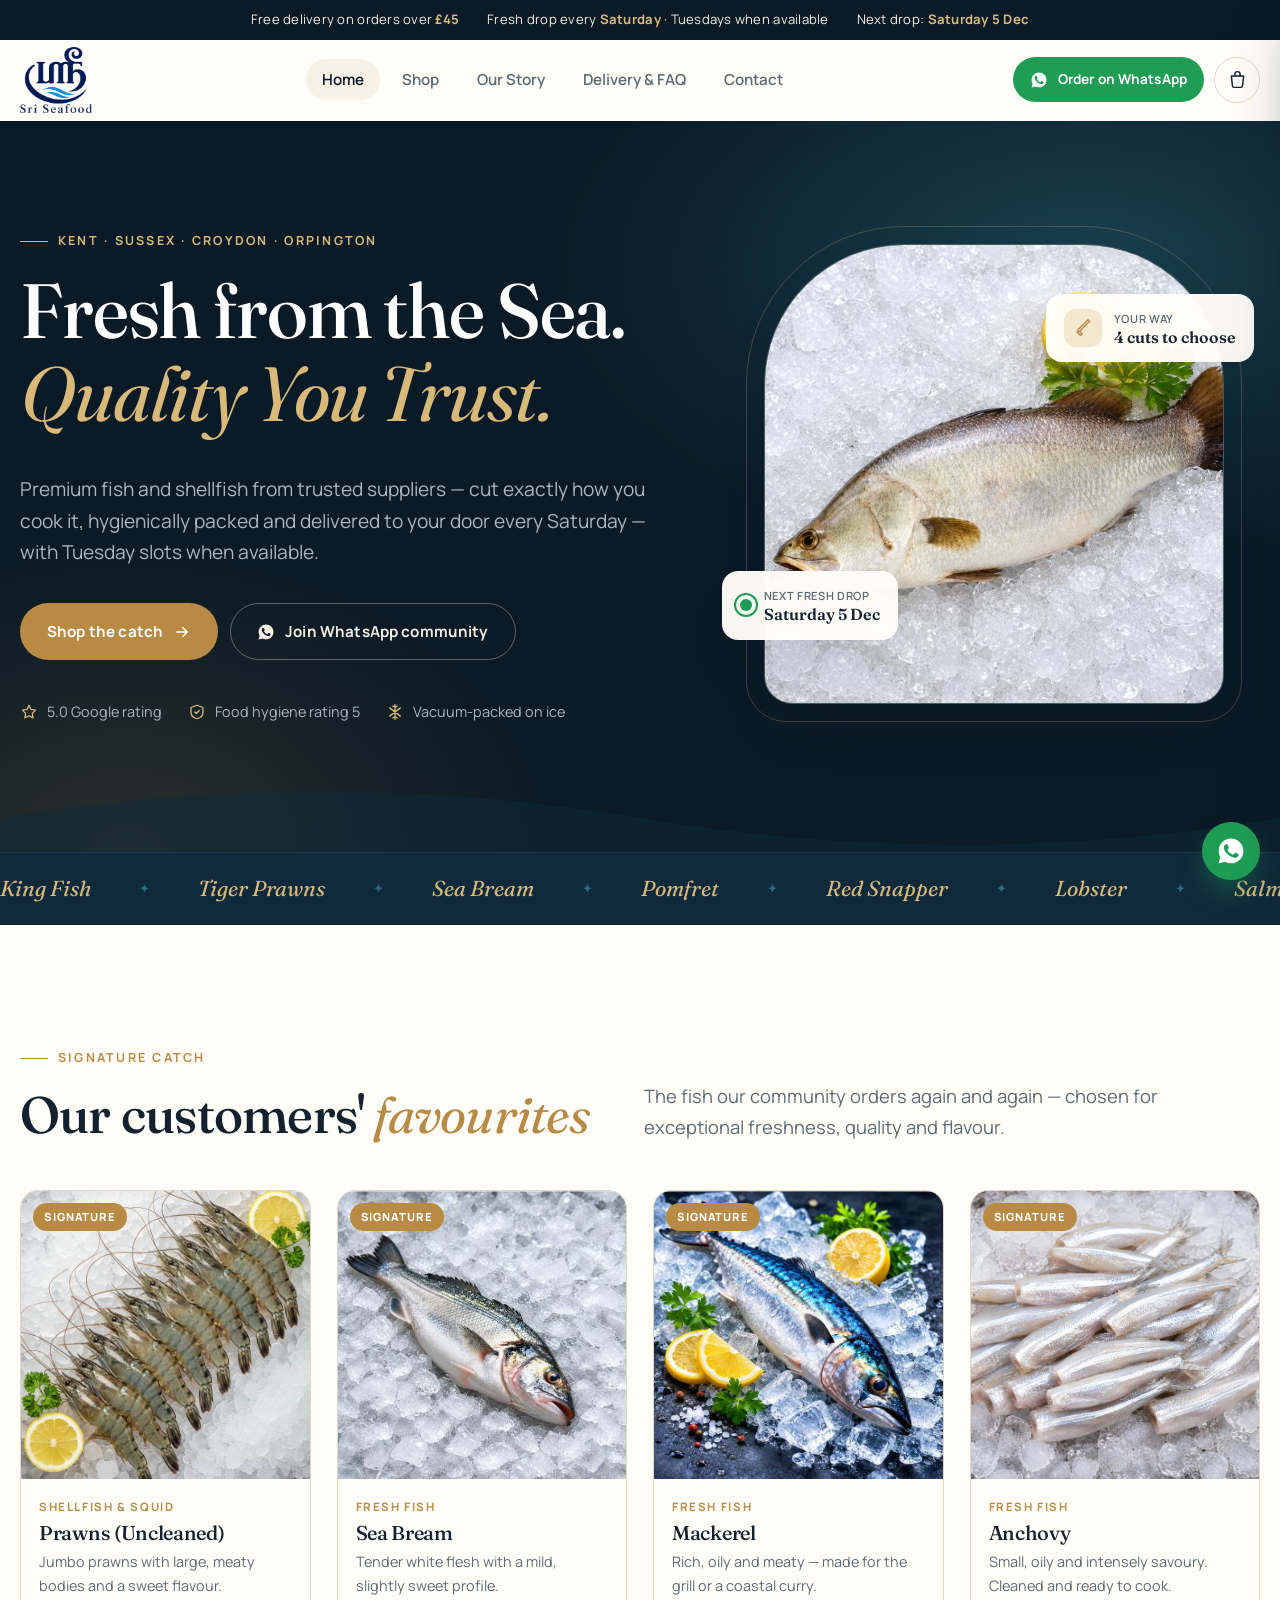
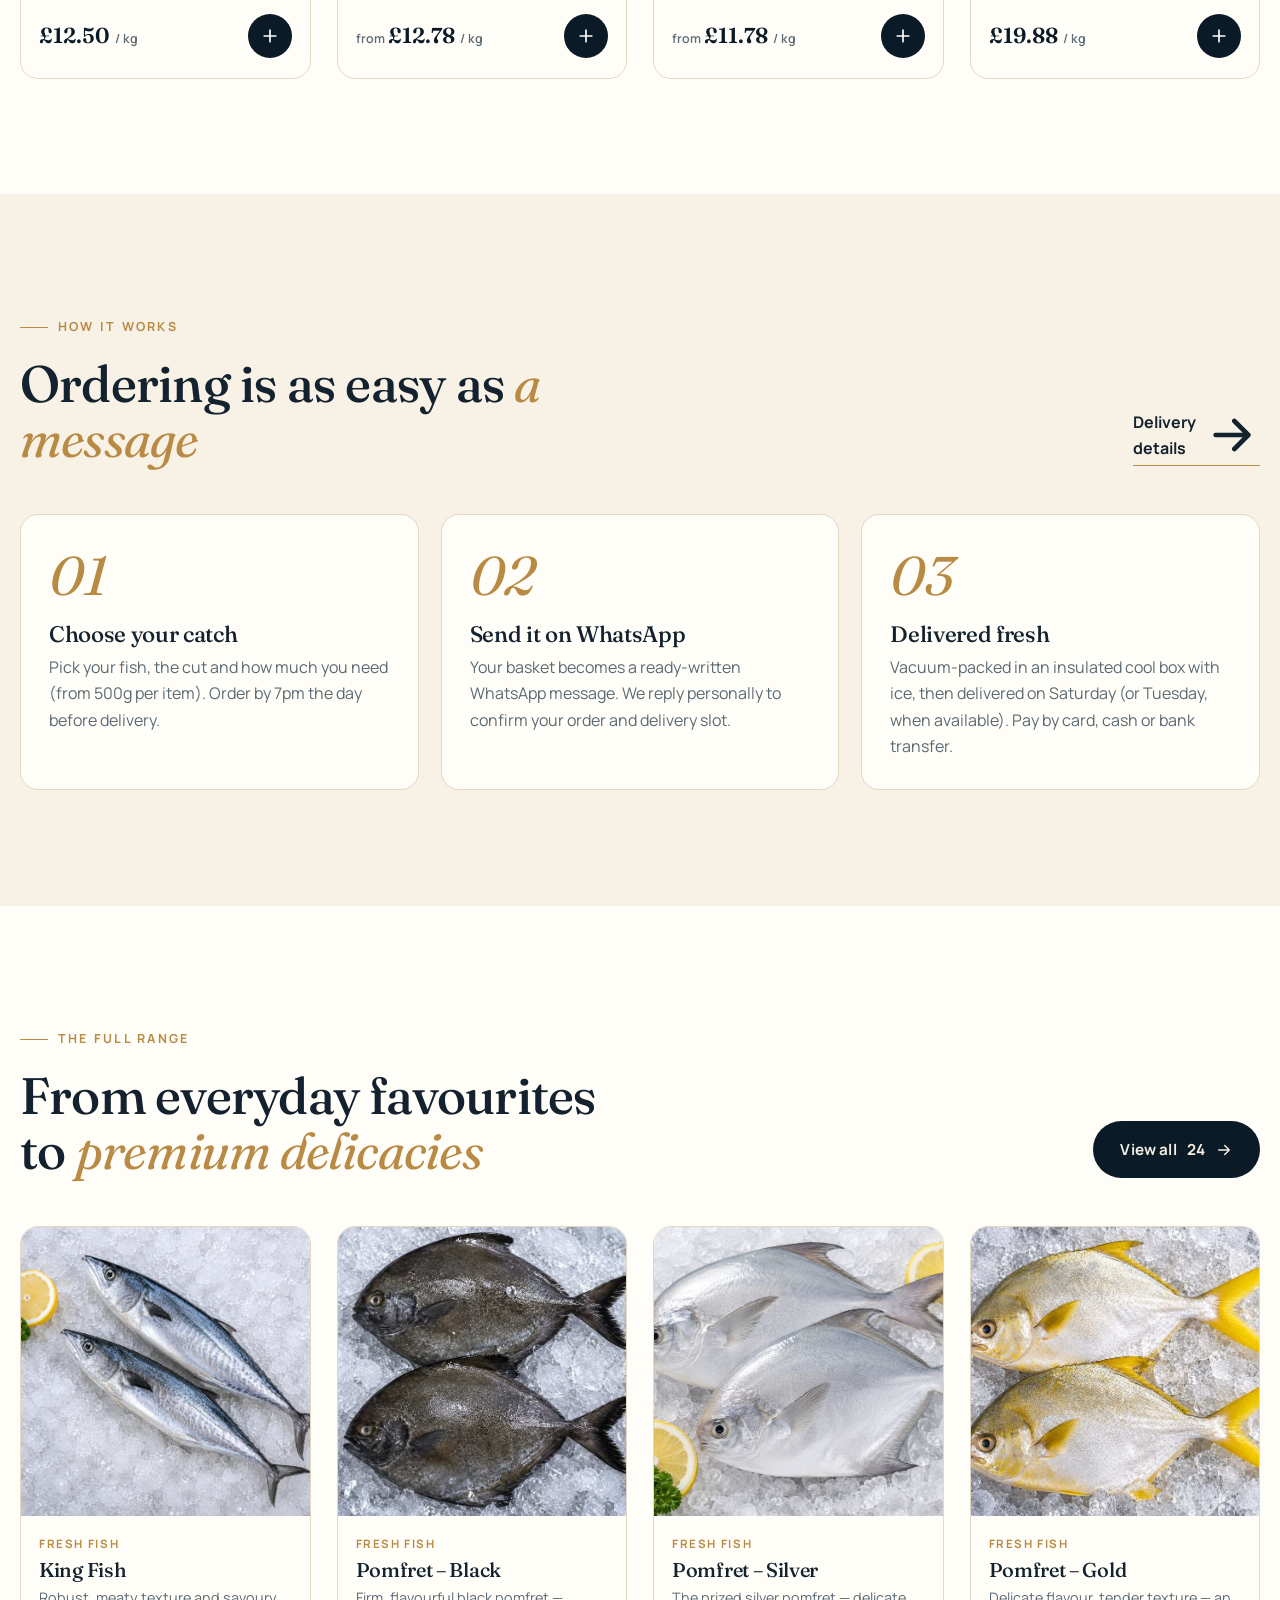
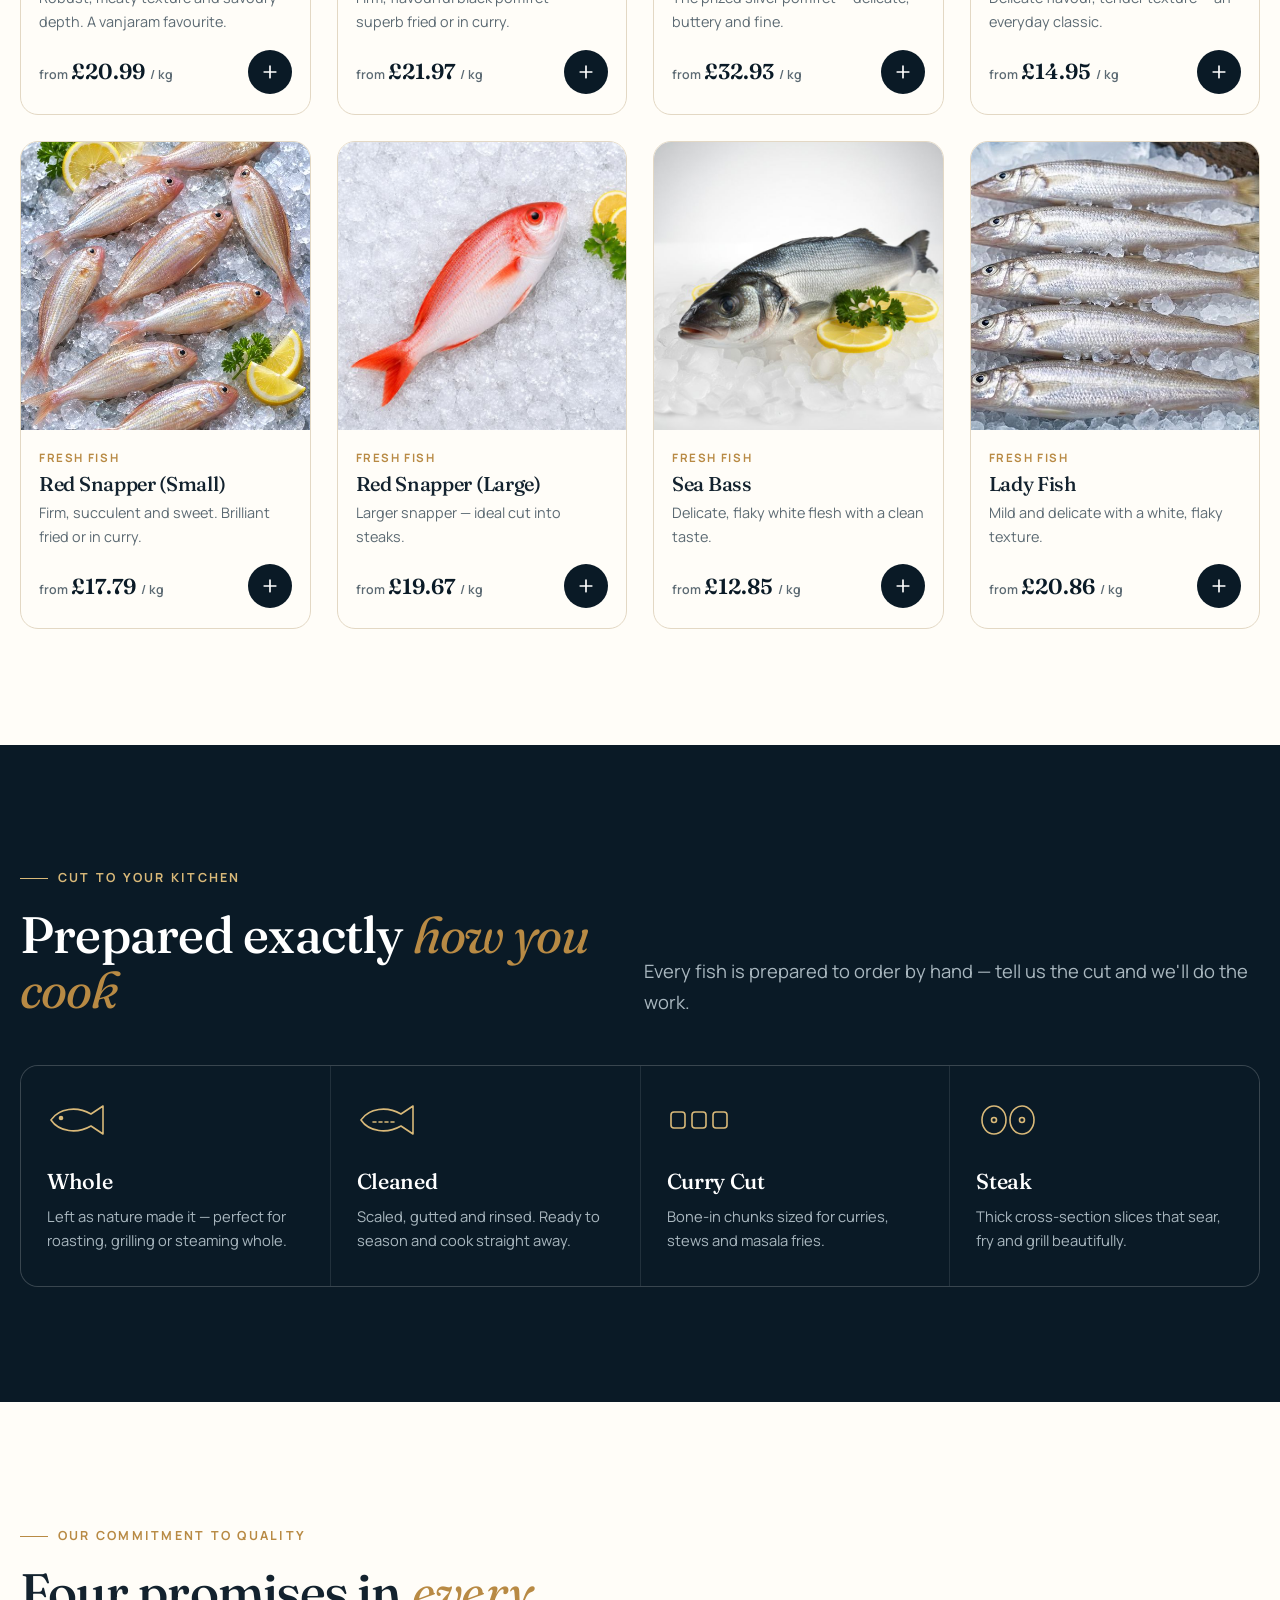
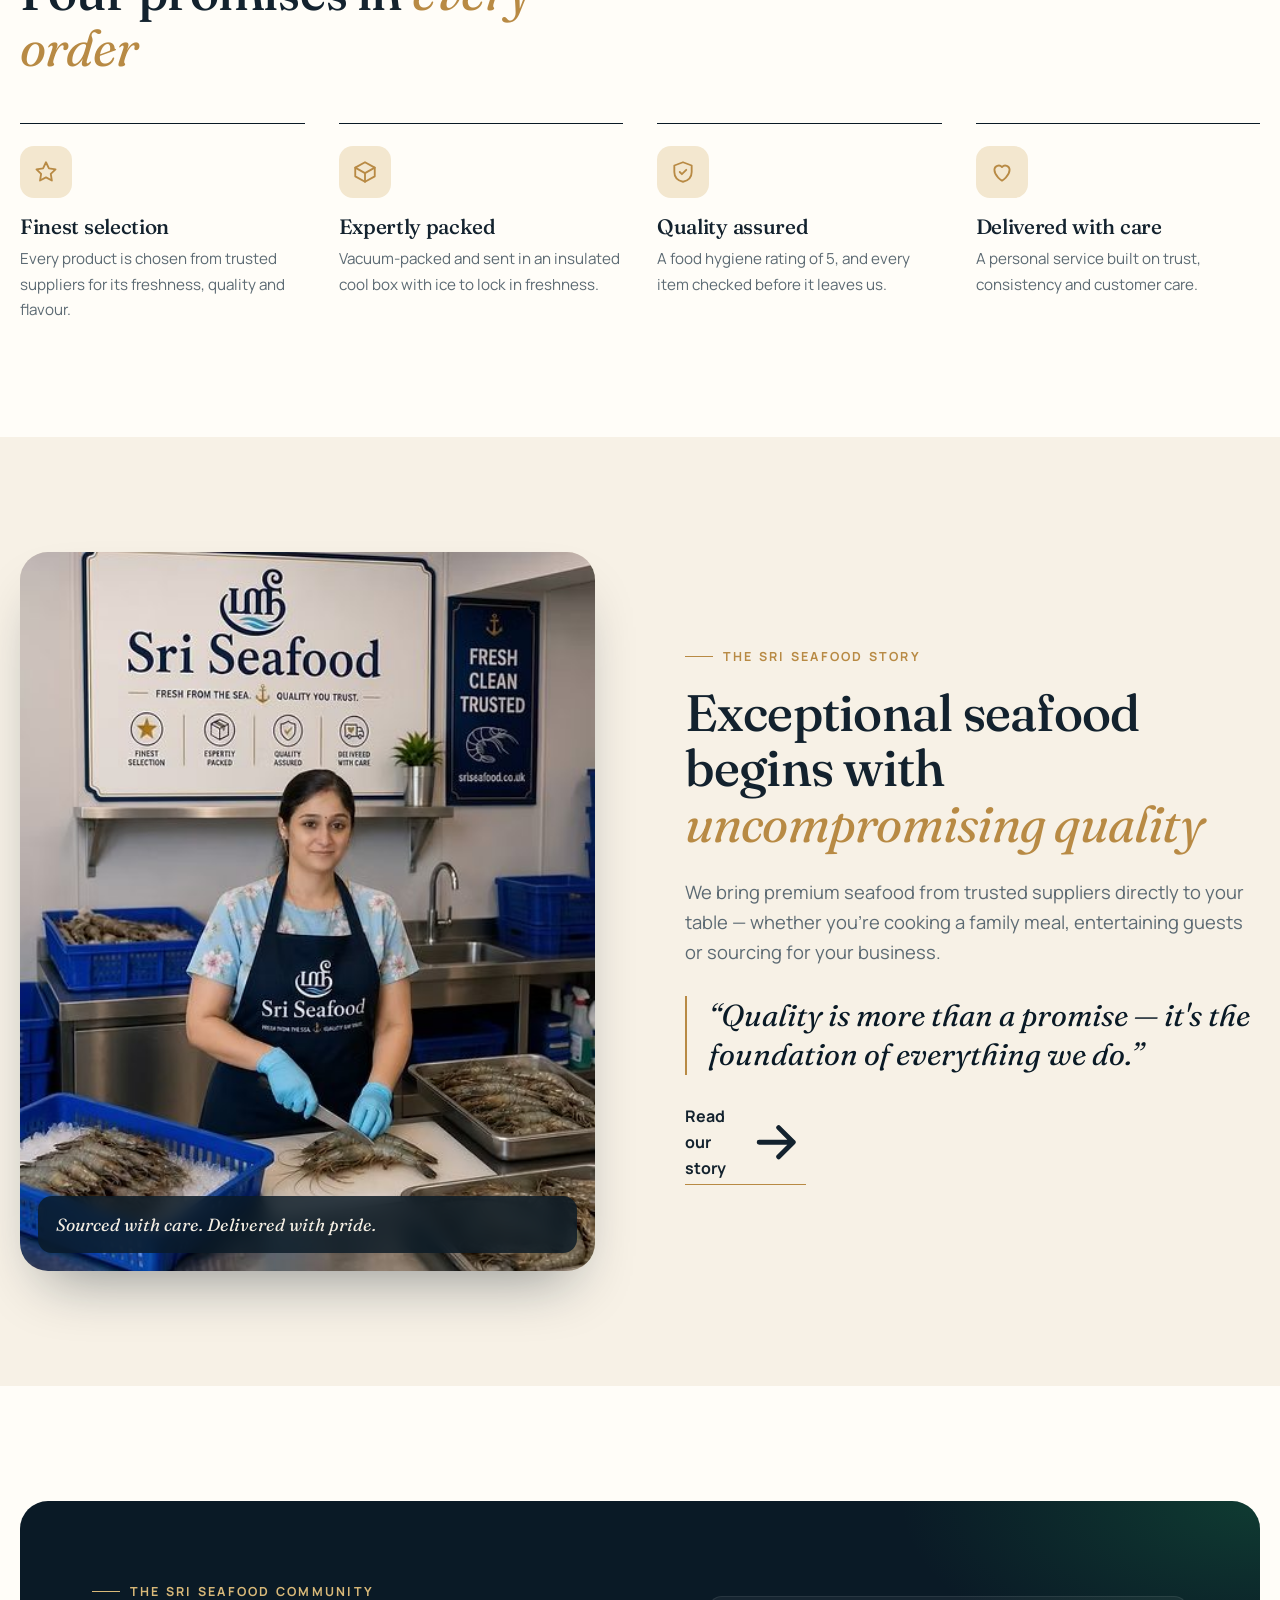
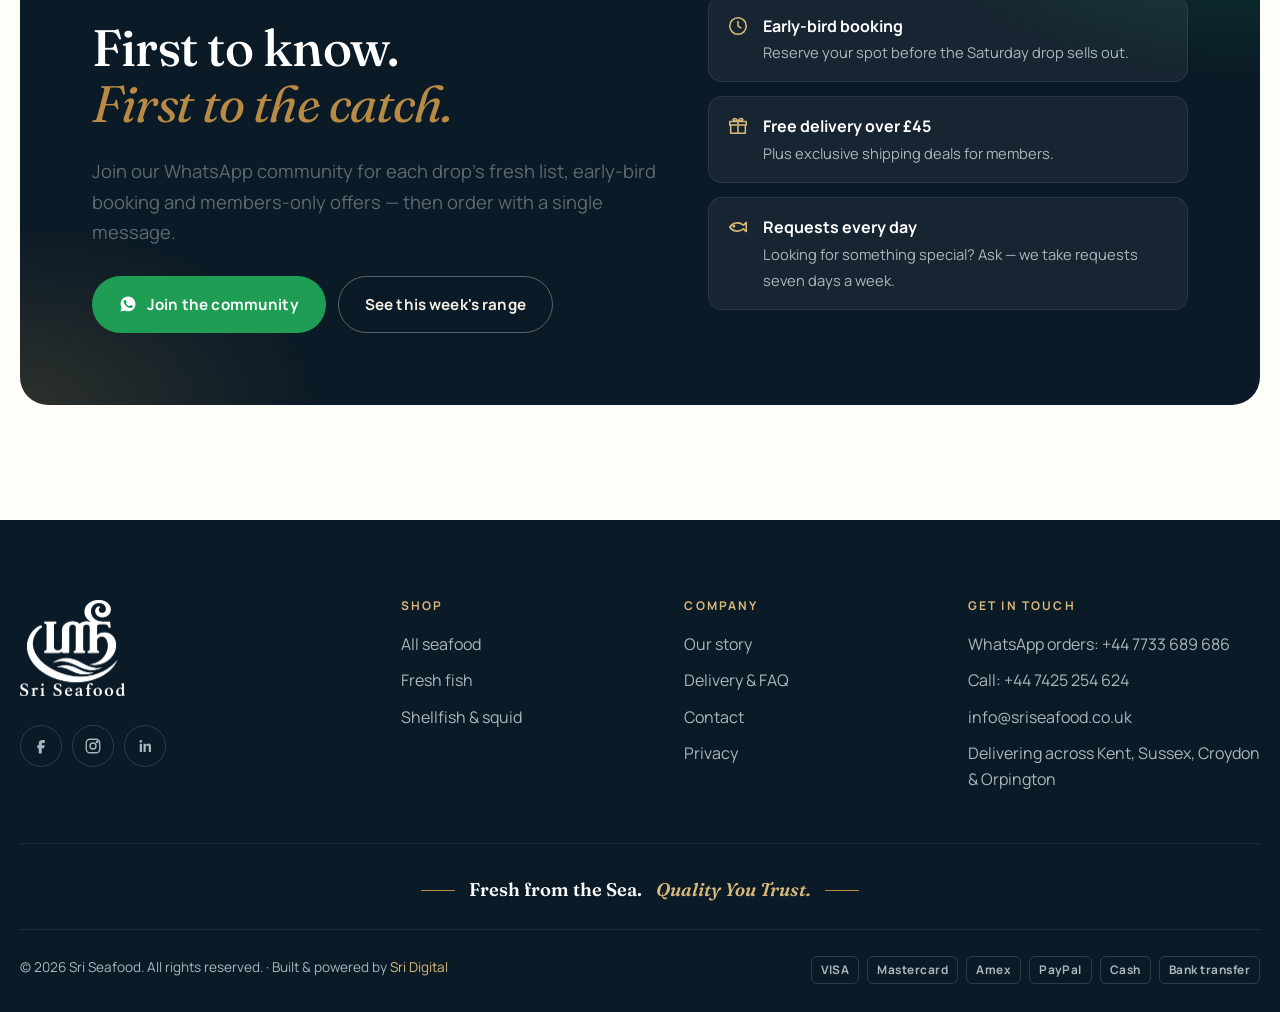
<file: index.html>
<!doctype html>
<html lang="en-GB">
<head>
<meta charset="utf-8">
<meta name="viewport" content="width=device-width, initial-scale=1">
<title>Sri Seafood | Fresh from the Sea. Quality You Trust.</title>
<meta name="description" content="Premium fresh fish and shellfish, cut to order and delivered every Saturday across Kent, Sussex, Croydon and Orpington. Free delivery over £45.">
<link rel="canonical" href="https://sriseafood.co.uk/">
<meta name="theme-color" content="#0A1A26">
<meta property="og:type" content="website">
<meta property="og:site_name" content="Sri Seafood">
<meta property="og:title" content="Sri Seafood | Fresh from the Sea. Quality You Trust.">
<meta property="og:description" content="Premium fresh fish and shellfish, cut to order and delivered every Saturday across Kent, Sussex, Croydon and Orpington. Free delivery over £45.">
<meta property="og:url" content="https://sriseafood.co.uk/">
<meta property="og:image" content="https://sriseafood.co.uk/assets/img/og-image.jpg">
<meta name="twitter:card" content="summary_large_image">
<link rel="icon" href="assets/img/favicon.png" type="image/png">
<link rel="apple-touch-icon" href="assets/img/apple-touch-icon.png">
<link rel="preconnect" href="https://fonts.googleapis.com">
<link rel="preconnect" href="https://fonts.gstatic.com" crossorigin>
<link href="https://fonts.googleapis.com/css2?family=Fraunces:ital,opsz,wght@0,9..144,400..700;1,9..144,400..600&family=Manrope:wght@400;500;600;700;800&display=swap" rel="stylesheet">
<link rel="stylesheet" href="assets/css/styles.css">
<script>document.documentElement.classList.add("js")</script>
<script type="application/ld+json">{"@context":"https://schema.org","@type":"Store","name":"Sri Seafood","description":"Premium fresh seafood delivered across Kent, Sussex, Croydon and Orpington.","url":"https://sriseafood.co.uk","email":"info@sriseafood.co.uk","telephone":"+447425254624","areaServed":["Kent","Sussex","Croydon","Orpington"],"address":{"@type":"PostalAddress","addressLocality":"Royal Tunbridge Wells","addressRegion":"Kent","addressCountry":"GB"},"sameAs":["https://www.facebook.com/profile.php?id=61592710559635","https://www.instagram.com/sri.seafood/","https://www.linkedin.com/company/sri-seafood/"]}</script>
</head>
<body>
<a class="sr-only" href="#main">Skip to content</a>
<div class="announce"><div class="wrap"><span>Free delivery on orders over <b>£45</b></span><span>Fresh drop every <b>Saturday</b> · Tuesdays when available</span><span>Next drop: <b data-next-drop>Saturday</b></span></div></div>
<header class="site-header">
  <div class="wrap nav">
    <a class="brand" href="index.html" aria-label="Sri Seafood home"><img class="brand-logo" src="assets/img/logo.png" alt="Sri Seafood" width="420" height="385"></a>
    <nav aria-label="Main"><ul class="nav-links"><li><a href="index.html">Home</a></li><li><a href="shop.html">Shop</a></li><li><a href="about.html">Our Story</a></li><li><a href="delivery.html">Delivery & FAQ</a></li><li><a href="contact.html">Contact</a></li></ul></nav>
    <div class="nav-actions">
      <a class="btn btn--wa btn--sm nav-cta" data-wa-chat="Hello Sri Seafood! I'd like to place an order."><svg viewBox="0 0 24 24" fill="currentColor" aria-hidden="true"><path d="M12.04 2C6.58 2 2.13 6.45 2.13 11.91c0 1.75.46 3.45 1.32 4.95L2.05 22l5.25-1.38a9.9 9.9 0 0 0 4.74 1.21c5.46 0 9.91-4.45 9.91-9.91C21.95 6.45 17.5 2 12.04 2Zm5.8 14.03c-.24.69-1.42 1.32-1.96 1.37-.5.05-1.13.07-1.82-.11-.42-.13-.96-.31-1.65-.61-2.9-1.25-4.8-4.17-4.94-4.36-.15-.2-1.18-1.57-1.18-3 0-1.42.75-2.12 1.01-2.41.27-.29.58-.36.78-.36l.56.01c.18.01.42-.07.66.5.24.58.82 2 .89 2.15.07.15.12.32.02.51-.1.2-.15.32-.29.49-.15.17-.31.38-.44.51-.15.15-.3.31-.13.6.17.29.76 1.25 1.63 2.03 1.12 1 2.07 1.31 2.36 1.46.29.15.46.12.63-.07.17-.2.73-.85.92-1.14.2-.29.39-.24.66-.15.27.1 1.7.8 2 .95.29.15.49.22.56.34.07.12.07.7-.17 1.39Z"/></svg> Order on WhatsApp</a>
      <button class="icon-btn" data-open-basket data-needs-basket aria-label="Open basket"><svg viewBox="0 0 24 24" fill="none" stroke="currentColor" stroke-width="1.7" stroke-linecap="round" stroke-linejoin="round" aria-hidden="true"><path d="M5 8h14l-1.2 11.1a2 2 0 0 1-2 1.9H8.2a2 2 0 0 1-2-1.9L5 8Z"/><path d="M9 8V6a3 3 0 0 1 6 0v2"/></svg><span class="cart-count">0</span></button>
      <button class="icon-btn menu-btn" data-open-menu aria-label="Open menu"><svg viewBox="0 0 24 24" fill="none" stroke="currentColor" stroke-width="1.8" stroke-linecap="round" aria-hidden="true"><path d="M4 8h16M4 16h16"/></svg></button>
    </div>
  </div>
</header>
<div class="mobile-nav" aria-hidden="true">
  <div class="top"><a class="brand" href="index.html" aria-label="Sri Seafood home"><img class="brand-logo" src="assets/img/logo-white.png" alt="Sri Seafood" width="420" height="385" loading="lazy"></a><button class="icon-btn" data-close-menu aria-label="Close menu"><svg viewBox="0 0 24 24" fill="none" stroke="currentColor" stroke-width="2" stroke-linecap="round" aria-hidden="true"><path d="M6 6l12 12M18 6 6 18"/></svg></button></div>
  <ul><li><a href="index.html">Home</a></li><li><a href="shop.html">Shop</a></li><li><a href="about.html">Our Story</a></li><li><a href="delivery.html">Delivery & FAQ</a></li><li><a href="contact.html">Contact</a></li></ul>
  <a class="btn btn--wa btn--block" data-wa-chat="Hello Sri Seafood! I'd like to place an order."><svg viewBox="0 0 24 24" fill="currentColor" aria-hidden="true"><path d="M12.04 2C6.58 2 2.13 6.45 2.13 11.91c0 1.75.46 3.45 1.32 4.95L2.05 22l5.25-1.38a9.9 9.9 0 0 0 4.74 1.21c5.46 0 9.91-4.45 9.91-9.91C21.95 6.45 17.5 2 12.04 2Zm5.8 14.03c-.24.69-1.42 1.32-1.96 1.37-.5.05-1.13.07-1.82-.11-.42-.13-.96-.31-1.65-.61-2.9-1.25-4.8-4.17-4.94-4.36-.15-.2-1.18-1.57-1.18-3 0-1.42.75-2.12 1.01-2.41.27-.29.58-.36.78-.36l.56.01c.18.01.42-.07.66.5.24.58.82 2 .89 2.15.07.15.12.32.02.51-.1.2-.15.32-.29.49-.15.17-.31.38-.44.51-.15.15-.3.31-.13.6.17.29.76 1.25 1.63 2.03 1.12 1 2.07 1.31 2.36 1.46.29.15.46.12.63-.07.17-.2.73-.85.92-1.14.2-.29.39-.24.66-.15.27.1 1.7.8 2 .95.29.15.49.22.56.34.07.12.07.7-.17 1.39Z"/></svg> Order on WhatsApp</a>
  <a class="btn btn--ghost-light btn--block" data-wa-community>Join our WhatsApp community</a>
</div>
<main id="main">

<section class="hero">
  <div class="wrap">
    <div>
      <span class="eyebrow" style="color:var(--gold-2)">Kent · Sussex · Croydon · Orpington</span>
      <h1>Fresh from the Sea.<br><em>Quality You Trust.</em></h1>
      <p class="lead">Premium fish and shellfish from trusted suppliers — cut exactly how you cook it, hygienically packed and delivered to your door every Saturday — with Tuesday slots when available.</p>
      <div class="hero-ctas">
        <a class="btn btn--gold" href="shop.html">Shop the catch <svg viewBox="0 0 24 24" fill="none" stroke="currentColor" stroke-width="2" stroke-linecap="round" stroke-linejoin="round" aria-hidden="true"><path d="M5 12h14M13 6l6 6-6 6"/></svg></a>
        <a class="btn btn--ghost-light" data-wa-community><svg viewBox="0 0 24 24" fill="currentColor" aria-hidden="true"><path d="M12.04 2C6.58 2 2.13 6.45 2.13 11.91c0 1.75.46 3.45 1.32 4.95L2.05 22l5.25-1.38a9.9 9.9 0 0 0 4.74 1.21c5.46 0 9.91-4.45 9.91-9.91C21.95 6.45 17.5 2 12.04 2Zm5.8 14.03c-.24.69-1.42 1.32-1.96 1.37-.5.05-1.13.07-1.82-.11-.42-.13-.96-.31-1.65-.61-2.9-1.25-4.8-4.17-4.94-4.36-.15-.2-1.18-1.57-1.18-3 0-1.42.75-2.12 1.01-2.41.27-.29.58-.36.78-.36l.56.01c.18.01.42-.07.66.5.24.58.82 2 .89 2.15.07.15.12.32.02.51-.1.2-.15.32-.29.49-.15.17-.31.38-.44.51-.15.15-.3.31-.13.6.17.29.76 1.25 1.63 2.03 1.12 1 2.07 1.31 2.36 1.46.29.15.46.12.63-.07.17-.2.73-.85.92-1.14.2-.29.39-.24.66-.15.27.1 1.7.8 2 .95.29.15.49.22.56.34.07.12.07.7-.17 1.39Z"/></svg> Join WhatsApp community</a>
      </div>
      <ul class="hero-trust">
        <li><svg viewBox="0 0 24 24" fill="none" stroke="currentColor" stroke-width="1.7" stroke-linejoin="round" aria-hidden="true"><path d="m12 3 2.7 5.6 6.1.9-4.4 4.3 1 6.1L12 17l-5.5 2.9 1-6.1L3.2 9.5l6.1-.9L12 3Z"/></svg> 5.0 Google rating</li>
        <li><svg viewBox="0 0 24 24" fill="none" stroke="currentColor" stroke-width="1.7" stroke-linecap="round" stroke-linejoin="round" aria-hidden="true"><path d="M12 3 4 6v6c0 5 3.5 8 8 9 4.5-1 8-4 8-9V6l-8-3Z"/><path d="m9 12 2 2 4-4"/></svg> Food hygiene rating 5</li>
        <li><svg viewBox="0 0 24 24" fill="none" stroke="currentColor" stroke-width="1.7" stroke-linecap="round" aria-hidden="true"><path d="M12 2v20M4.9 6.5l14.2 11M19.1 6.5 4.9 17.5M9 4l3 2 3-2M9 20l3-2 3 2"/></svg> Vacuum-packed on ice</li>
      </ul>
    </div>
    <div class="hero-visual">
      <div class="arch-ring" aria-hidden="true"></div>
      <div class="arch"><img data-hero-random src="assets/img/hero-salmon.jpg" alt="Fresh seafood from Sri Seafood" fetchpriority="high"></div>
      <div class="float-card float-card--drop"><span class="pulse" aria-hidden="true"></span><div><small>Next fresh drop</small><b data-next-drop>Saturday</b></div></div>
      <div class="float-card float-card--cuts"><span class="chip-ico"><svg viewBox="0 0 24 24" fill="none" stroke="currentColor" stroke-width="1.7" stroke-linecap="round" stroke-linejoin="round" aria-hidden="true"><path d="M20 4 8 16l-3 1 1-3L18 2l2 2ZM8 16l3 3-2 2-3-3"/></svg></span><div><small>Your way</small><b>4 cuts to choose</b></div></div>
    </div>
  </div>
  <svg class="hero-waves" viewBox="0 0 1440 120" preserveAspectRatio="none" aria-hidden="true"><path d="M0 80c240-40 480-40 720 0s480 40 720 0v40H0Z" fill="#102A3B"/></svg>
</section>
<div class="marquee" aria-hidden="true"><div class="marquee-track"><span>King Fish</span><span>Tiger Prawns</span><span>Sea Bream</span><span>Pomfret</span><span>Red Snapper</span><span>Lobster</span><span>Salmon</span><span>Blue Crab</span><span>Barramundi</span><span>Anchovy</span><span>Sea Bass</span><span>Squid</span><span>King Fish</span><span>Tiger Prawns</span><span>Sea Bream</span><span>Pomfret</span><span>Red Snapper</span><span>Lobster</span><span>Salmon</span><span>Blue Crab</span><span>Barramundi</span><span>Anchovy</span><span>Sea Bass</span><span>Squid</span></div></div>

<section class="section">
  <div class="wrap">
    <div class="section-head reveal">
      <div><span class="eyebrow">Signature catch</span><h2>Our customers' <em>favourites</em></h2></div>
      <p class="lead">The fish our community orders again and again — chosen for exceptional freshness, quality and flavour.</p>
    </div>
    <div class="grid grid--4" data-products="featured"></div>
  </div>
</section>

<section class="section section--cream">
  <div class="wrap">
    <div class="section-head reveal">
      <div><span class="eyebrow">How it works</span><h2>Ordering is as easy as <em>a message</em></h2></div>
      <a class="link-arrow" href="delivery.html">Delivery details <svg viewBox="0 0 24 24" fill="none" stroke="currentColor" stroke-width="2" stroke-linecap="round" stroke-linejoin="round" aria-hidden="true"><path d="M5 12h14M13 6l6 6-6 6"/></svg></a>
    </div>
    <div class="steps">
      <div class="step reveal"><span class="step-num">01</span><h3>Choose your catch</h3><p>Pick your fish, the cut and how much you need (from 500g per item). Order by 7pm the day before delivery.</p></div>
      <div class="step reveal"><span class="step-num">02</span><h3>Send it on WhatsApp</h3><p>Your basket becomes a ready-written WhatsApp message. We reply personally to confirm your order and delivery slot.</p></div>
      <div class="step reveal"><span class="step-num">03</span><h3>Delivered fresh</h3><p>Vacuum-packed in an insulated cool box with ice, then delivered on Saturday (or Tuesday, when available). Pay by card, cash or bank transfer.</p></div>
    </div>
  </div>
</section>

<section class="section">
  <div class="wrap">
    <div class="section-head reveal">
      <div><span class="eyebrow">The full range</span><h2>From everyday favourites to <em>premium delicacies</em></h2></div>
      <a class="btn btn--primary" href="shop.html">View all <span data-product-count>23</span> <svg viewBox="0 0 24 24" fill="none" stroke="currentColor" stroke-width="2" stroke-linecap="round" stroke-linejoin="round" aria-hidden="true"><path d="M5 12h14M13 6l6 6-6 6"/></svg></a>
    </div>
    <div class="grid grid--4" data-products="range" data-limit="8"></div>
  </div>
</section>

<section class="section section--ink">
  <div class="wrap">
    <div class="section-head reveal">
      <div><span class="eyebrow" style="color:var(--gold-2)">Cut to your kitchen</span><h2 style="color:#fff">Prepared exactly <em>how you cook</em></h2></div>
      <p class="lead">Every fish is prepared to order by hand — tell us the cut and we'll do the work.</p>
    </div>
    <div class="cuts"><div class="cut reveal"><svg viewBox="0 0 64 40" fill="none" stroke="currentColor" stroke-width="1.6" stroke-linecap="round" stroke-linejoin="round"><path d="M4 20c8-12 26-14 40-6l12-8v28l-12-8C30 34 12 32 4 20Z"/><circle cx="14" cy="18" r="1.5" fill="currentColor"/></svg><h3>Whole</h3><p>Left as nature made it — perfect for roasting, grilling or steaming whole.</p></div><div class="cut reveal"><svg viewBox="0 0 64 40" fill="none" stroke="currentColor" stroke-width="1.6" stroke-linecap="round" stroke-linejoin="round"><path d="M4 20c8-12 26-14 40-6l12-8v28l-12-8C30 34 12 32 4 20Z"/><path d="M16 22h22" stroke-dasharray="3 3"/></svg><h3>Cleaned</h3><p>Scaled, gutted and rinsed. Ready to season and cook straight away.</p></div><div class="cut reveal"><svg viewBox="0 0 64 40" fill="none" stroke="currentColor" stroke-width="1.6" stroke-linejoin="round"><rect x="4" y="12" width="14" height="16" rx="3"/><rect x="25" y="12" width="14" height="16" rx="3"/><rect x="46" y="12" width="14" height="16" rx="3"/></svg><h3>Curry Cut</h3><p>Bone-in chunks sized for curries, stews and masala fries.</p></div><div class="cut reveal"><svg viewBox="0 0 64 40" fill="none" stroke="currentColor" stroke-width="1.6" stroke-linejoin="round"><ellipse cx="18" cy="20" rx="12" ry="14"/><ellipse cx="46" cy="20" rx="12" ry="14"/><circle cx="18" cy="20" r="2.5"/><circle cx="46" cy="20" r="2.5"/></svg><h3>Steak</h3><p>Thick cross-section slices that sear, fry and grill beautifully.</p></div></div>
  </div>
</section>

<section class="section">
  <div class="wrap">
    <div class="section-head reveal"><div><span class="eyebrow">Our commitment to quality</span><h2>Four promises in <em>every order</em></h2></div></div>
    <div class="pillars">
      <div class="pillar reveal"><div class="pillar-ico"><svg viewBox="0 0 24 24" fill="none" stroke="currentColor" stroke-width="1.7" stroke-linejoin="round" aria-hidden="true"><path d="m12 3 2.7 5.6 6.1.9-4.4 4.3 1 6.1L12 17l-5.5 2.9 1-6.1L3.2 9.5l6.1-.9L12 3Z"/></svg></div><h3>Finest selection</h3><p>Every product is chosen from trusted suppliers for its freshness, quality and flavour.</p></div>
      <div class="pillar reveal"><div class="pillar-ico"><svg viewBox="0 0 24 24" fill="none" stroke="currentColor" stroke-width="1.7" stroke-linecap="round" stroke-linejoin="round" aria-hidden="true"><path d="M21 8 12 3 3 8v8l9 5 9-5V8Z"/><path d="m3 8 9 5 9-5M12 13v8"/></svg></div><h3>Expertly packed</h3><p>Vacuum-packed and sent in an insulated cool box with ice to lock in freshness.</p></div>
      <div class="pillar reveal"><div class="pillar-ico"><svg viewBox="0 0 24 24" fill="none" stroke="currentColor" stroke-width="1.7" stroke-linecap="round" stroke-linejoin="round" aria-hidden="true"><path d="M12 3 4 6v6c0 5 3.5 8 8 9 4.5-1 8-4 8-9V6l-8-3Z"/><path d="m9 12 2 2 4-4"/></svg></div><h3>Quality assured</h3><p>A food hygiene rating of 5, and every item checked before it leaves us.</p></div>
      <div class="pillar reveal"><div class="pillar-ico"><svg viewBox="0 0 24 24" fill="none" stroke="currentColor" stroke-width="1.7" stroke-linecap="round" stroke-linejoin="round" aria-hidden="true"><path d="M12 20s-7-4.4-7-10a4 4 0 0 1 7-2.6A4 4 0 0 1 19 10c0 5.6-7 10-7 10Z"/></svg></div><h3>Delivered with care</h3><p>A personal service built on trust, consistency and customer care.</p></div>
    </div>
  </div>
</section>

<section class="section section--cream">
  <div class="wrap split">
    <div class="portrait reveal"><img src="assets/img/founder.jpg" alt="The founder of Sri Seafood" loading="lazy"><div class="portrait-tag">Sourced with care. Delivered with pride.</div></div>
    <div class="reveal">
      <span class="eyebrow">The Sri Seafood story</span>
      <h2>Exceptional seafood begins with <em>uncompromising quality</em></h2>
      <p class="lead">We bring premium seafood from trusted suppliers directly to your table — whether you're cooking a family meal, entertaining guests or sourcing for your business.</p>
      <p class="quote">“Quality is more than a promise — it's the foundation of everything we do.”</p>
      <a class="link-arrow" href="about.html">Read our story <svg viewBox="0 0 24 24" fill="none" stroke="currentColor" stroke-width="2" stroke-linecap="round" stroke-linejoin="round" aria-hidden="true"><path d="M5 12h14M13 6l6 6-6 6"/></svg></a>
    </div>
  </div>
</section>
<section class="section"><div class="wrap">
  <div class="community reveal">
    <div>
      <span class="eyebrow" style="color:var(--gold-2)">The Sri Seafood community</span>
      <h2>First to know.<br><em>First to the catch.</em></h2>
      <p class="lead">Join our WhatsApp community for each drop's fresh list, early-bird booking and members-only offers — then order with a single message.</p>
      <div style="display:flex;gap:12px;flex-wrap:wrap;margin-top:28px">
        <a class="btn btn--wa" data-wa-community><svg viewBox="0 0 24 24" fill="currentColor" aria-hidden="true"><path d="M12.04 2C6.58 2 2.13 6.45 2.13 11.91c0 1.75.46 3.45 1.32 4.95L2.05 22l5.25-1.38a9.9 9.9 0 0 0 4.74 1.21c5.46 0 9.91-4.45 9.91-9.91C21.95 6.45 17.5 2 12.04 2Zm5.8 14.03c-.24.69-1.42 1.32-1.96 1.37-.5.05-1.13.07-1.82-.11-.42-.13-.96-.31-1.65-.61-2.9-1.25-4.8-4.17-4.94-4.36-.15-.2-1.18-1.57-1.18-3 0-1.42.75-2.12 1.01-2.41.27-.29.58-.36.78-.36l.56.01c.18.01.42-.07.66.5.24.58.82 2 .89 2.15.07.15.12.32.02.51-.1.2-.15.32-.29.49-.15.17-.31.38-.44.51-.15.15-.3.31-.13.6.17.29.76 1.25 1.63 2.03 1.12 1 2.07 1.31 2.36 1.46.29.15.46.12.63-.07.17-.2.73-.85.92-1.14.2-.29.39-.24.66-.15.27.1 1.7.8 2 .95.29.15.49.22.56.34.07.12.07.7-.17 1.39Z"/></svg> Join the community</a>
        <a class="btn btn--ghost-light" href="shop.html">See this week's range</a>
      </div>
    </div>
    <ul class="perks">
      <li><svg viewBox="0 0 24 24" fill="none" stroke="currentColor" stroke-width="1.7" stroke-linecap="round" aria-hidden="true"><circle cx="12" cy="12" r="9"/><path d="M12 7v5l3 2"/></svg><div><b>Early-bird booking</b><span>Reserve your spot before the Saturday drop sells out.</span></div></li>
      <li><svg viewBox="0 0 24 24" fill="none" stroke="currentColor" stroke-width="1.7" stroke-linecap="round" stroke-linejoin="round" aria-hidden="true"><path d="M4 11h16v9H4zM3 7h18v4H3zM12 7v13M12 7S10 3 7.5 4 9 7 12 7Zm0 0s2-4 4.5-3S15 7 12 7Z"/></svg><div><b>Free delivery over £45</b><span>Plus exclusive shipping deals for members.</span></div></li>
      <li><svg viewBox="0 0 24 24" fill="none" stroke="currentColor" stroke-width="1.7" stroke-linecap="round" stroke-linejoin="round" aria-hidden="true"><path d="M3 12c3-5 10-6 15-2l3-3v10l-3-3c-5 4-12 3-15-2Z"/><circle cx="7.5" cy="11" r=".8" fill="currentColor"/></svg><div><b>Requests every day</b><span>Looking for something special? Ask — we take requests seven days a week.</span></div></li>
    </ul>
  </div>
</div></section>

<!-- Hidden copy of the basket's "send by email" order form, so Netlify Forms can detect it -->
<form name="order" data-netlify="true" netlify-honeypot="company" hidden>
  <input name="name"><input name="postcode"><input name="phone"><input name="email">
  <input name="delivery"><input name="subtotal"><textarea name="order"></textarea><input name="company">
</form>
</main>
<footer class="site-footer">
  <div class="wrap">
    <div class="foot-grid">
      <div>
        <a class="brand" href="index.html" aria-label="Sri Seafood home"><img class="brand-logo" src="assets/img/logo-white.png" alt="Sri Seafood" width="420" height="385" loading="lazy"></a>
        <div class="socials" style="margin-top:22px">
          <a href="https://www.facebook.com/profile.php?id=61592710559635" target="_blank" rel="noopener" aria-label="Facebook"><svg viewBox="0 0 24 24" fill="currentColor" aria-hidden="true"><path d="M14 8h3V4h-3a5 5 0 0 0-5 5v2H7v4h2v7h4v-7h3l1-4h-4V9a1 1 0 0 1 1-1Z"/></svg></a>
          <a href="https://www.instagram.com/sri.seafood/" target="_blank" rel="noopener" aria-label="Instagram"><svg viewBox="0 0 24 24" fill="none" stroke="currentColor" stroke-width="1.8" aria-hidden="true"><rect x="3" y="3" width="18" height="18" rx="5"/><circle cx="12" cy="12" r="4"/><circle cx="17.5" cy="6.5" r="1" fill="currentColor"/></svg></a>
          <a href="https://www.linkedin.com/company/sri-seafood/" target="_blank" rel="noopener" aria-label="LinkedIn"><svg viewBox="0 0 24 24" fill="currentColor" aria-hidden="true"><path d="M5 9h3v11H5zM6.5 4a1.8 1.8 0 1 1 0 3.6 1.8 1.8 0 0 1 0-3.6ZM10 9h3v1.6c.5-.9 1.7-1.9 3.5-1.9 3.2 0 3.5 2.1 3.5 4.8V20h-3v-5.6c0-1.3 0-3-1.8-3s-2.2 1.4-2.2 2.9V20h-3z"/></svg></a>
        </div>
      </div>
      <div><h4>Shop</h4><ul><li><a href="shop.html">All seafood</a></li><li><a href="shop.html?cat=fish">Fresh fish</a></li><li><a href="shop.html?cat=shellfish">Shellfish &amp; squid</a></li><li hidden data-games><a href="#">Play Sri Seafood Games</a></li></ul></div>
      <div><h4>Company</h4><ul><li><a href="about.html">Our story</a></li><li><a href="delivery.html">Delivery &amp; FAQ</a></li><li><a href="contact.html">Contact</a></li><li><a href="privacy.html">Privacy</a></li></ul></div>
      <div><h4>Get in touch</h4><ul>
        <li><a data-wa-chat>WhatsApp orders: +44 7733 689 686</a></li>
        <li><a href="tel:+447425254624">Call: +44 7425 254 624</a></li>
        <li><a href="mailto:info@sriseafood.co.uk">info@sriseafood.co.uk</a></li>
        <li>Delivering across Kent, Sussex, Croydon &amp; Orpington</li></ul></div>
    </div>
    <div class="on-navy" style="text-align:center;padding:28px 0;border-bottom:1px solid rgba(255,255,255,.08)"><span class="tagline">Fresh from the Sea. <em>Quality You Trust.</em></span></div>
    <div class="foot-base">
      <span>© <span data-year>2026</span> Sri Seafood. All rights reserved. · Built &amp; powered by <a href="https://sridigital.co.uk" target="_blank" rel="noopener" style="color:var(--gold-2)">Sri Digital</a></span>
      <div class="pay-row" aria-label="Payment methods"><span>VISA</span><span>Mastercard</span><span>Amex</span><span>PayPal</span><span>Cash</span><span>Bank transfer</span></div>
    </div>
  </div>
</footer>
<a class="wa-float" data-wa-chat="Hello Sri Seafood!" aria-label="Chat with us on WhatsApp"><svg viewBox="0 0 24 24" fill="currentColor" aria-hidden="true"><path d="M12.04 2C6.58 2 2.13 6.45 2.13 11.91c0 1.75.46 3.45 1.32 4.95L2.05 22l5.25-1.38a9.9 9.9 0 0 0 4.74 1.21c5.46 0 9.91-4.45 9.91-9.91C21.95 6.45 17.5 2 12.04 2Zm5.8 14.03c-.24.69-1.42 1.32-1.96 1.37-.5.05-1.13.07-1.82-.11-.42-.13-.96-.31-1.65-.61-2.9-1.25-4.8-4.17-4.94-4.36-.15-.2-1.18-1.57-1.18-3 0-1.42.75-2.12 1.01-2.41.27-.29.58-.36.78-.36l.56.01c.18.01.42-.07.66.5.24.58.82 2 .89 2.15.07.15.12.32.02.51-.1.2-.15.32-.29.49-.15.17-.31.38-.44.51-.15.15-.3.31-.13.6.17.29.76 1.25 1.63 2.03 1.12 1 2.07 1.31 2.36 1.46.29.15.46.12.63-.07.17-.2.73-.85.92-1.14.2-.29.39-.24.66-.15.27.1 1.7.8 2 .95.29.15.49.22.56.34.07.12.07.7-.17 1.39Z"/></svg></a>
<script src="assets/js/config.js"></script>
<script src="assets/js/products.js"></script>
<script src="assets/js/app.js"></script>
</body>
</html>
</file>
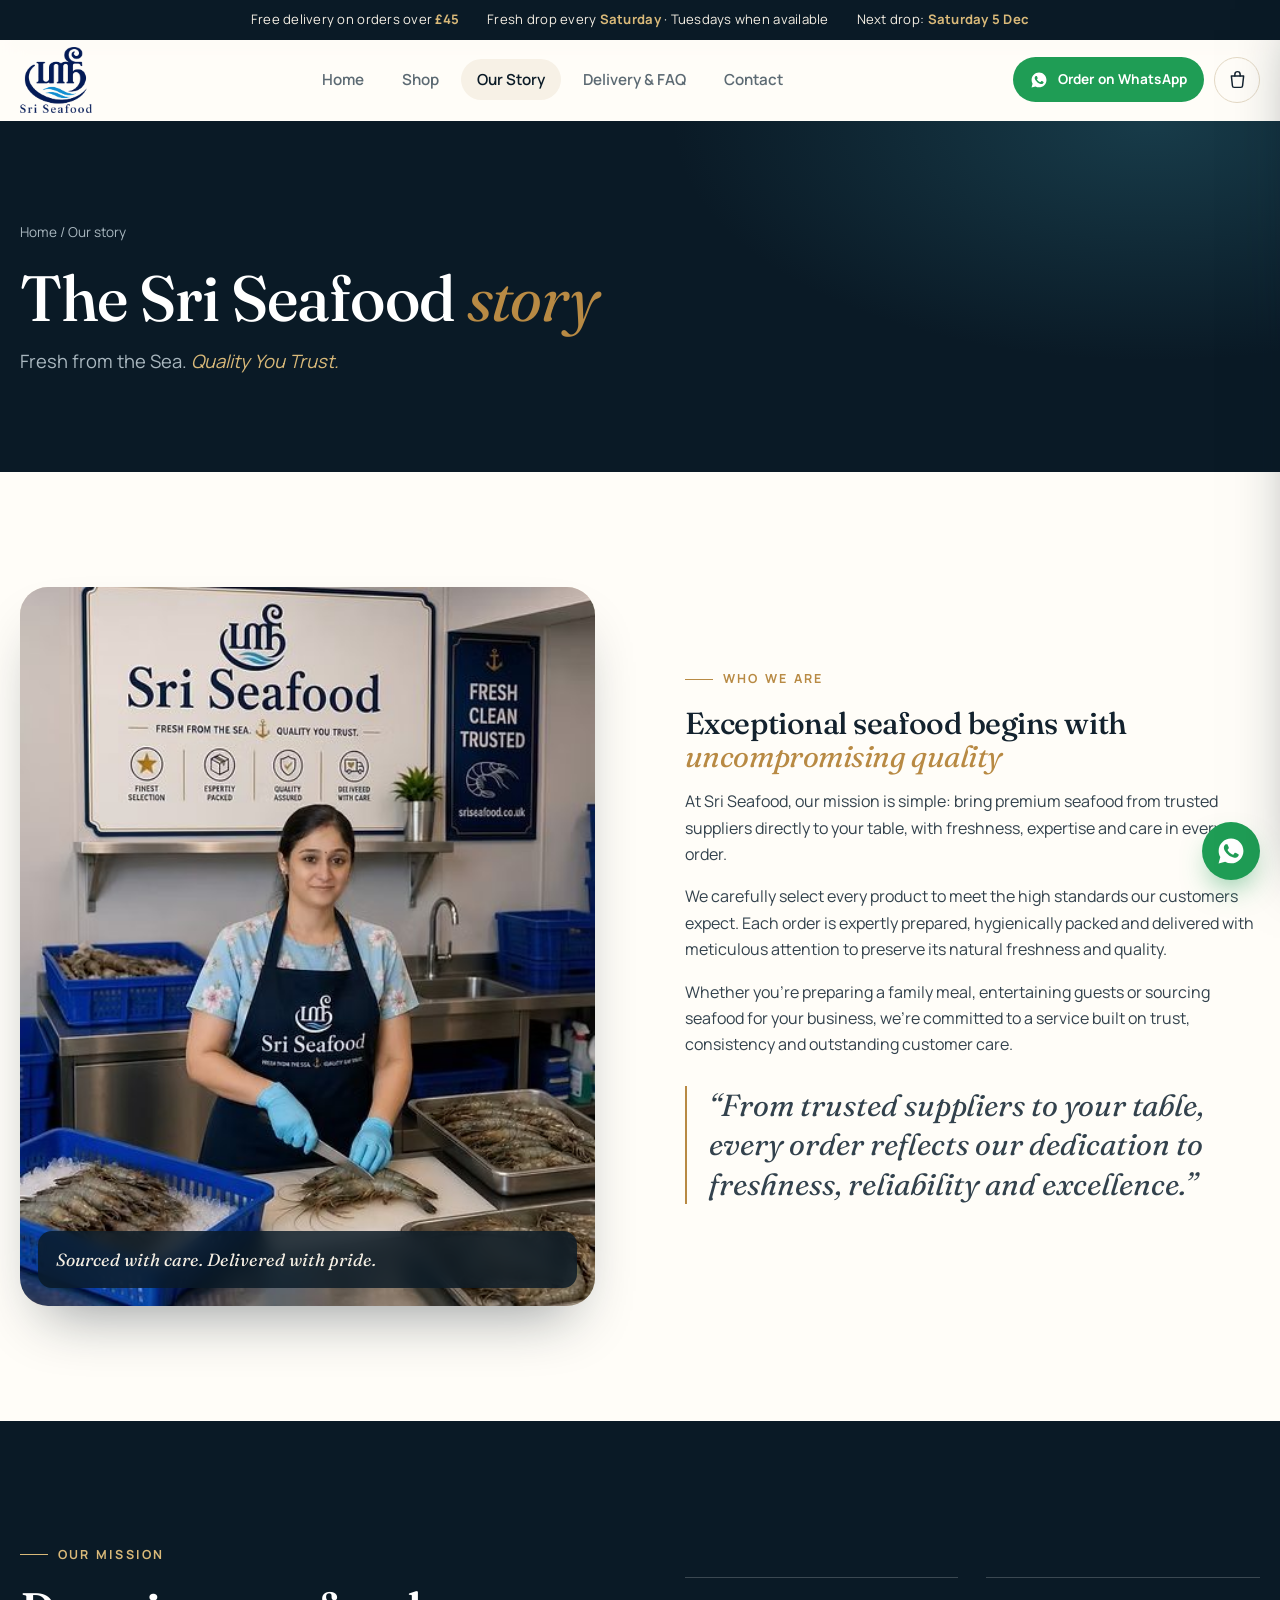
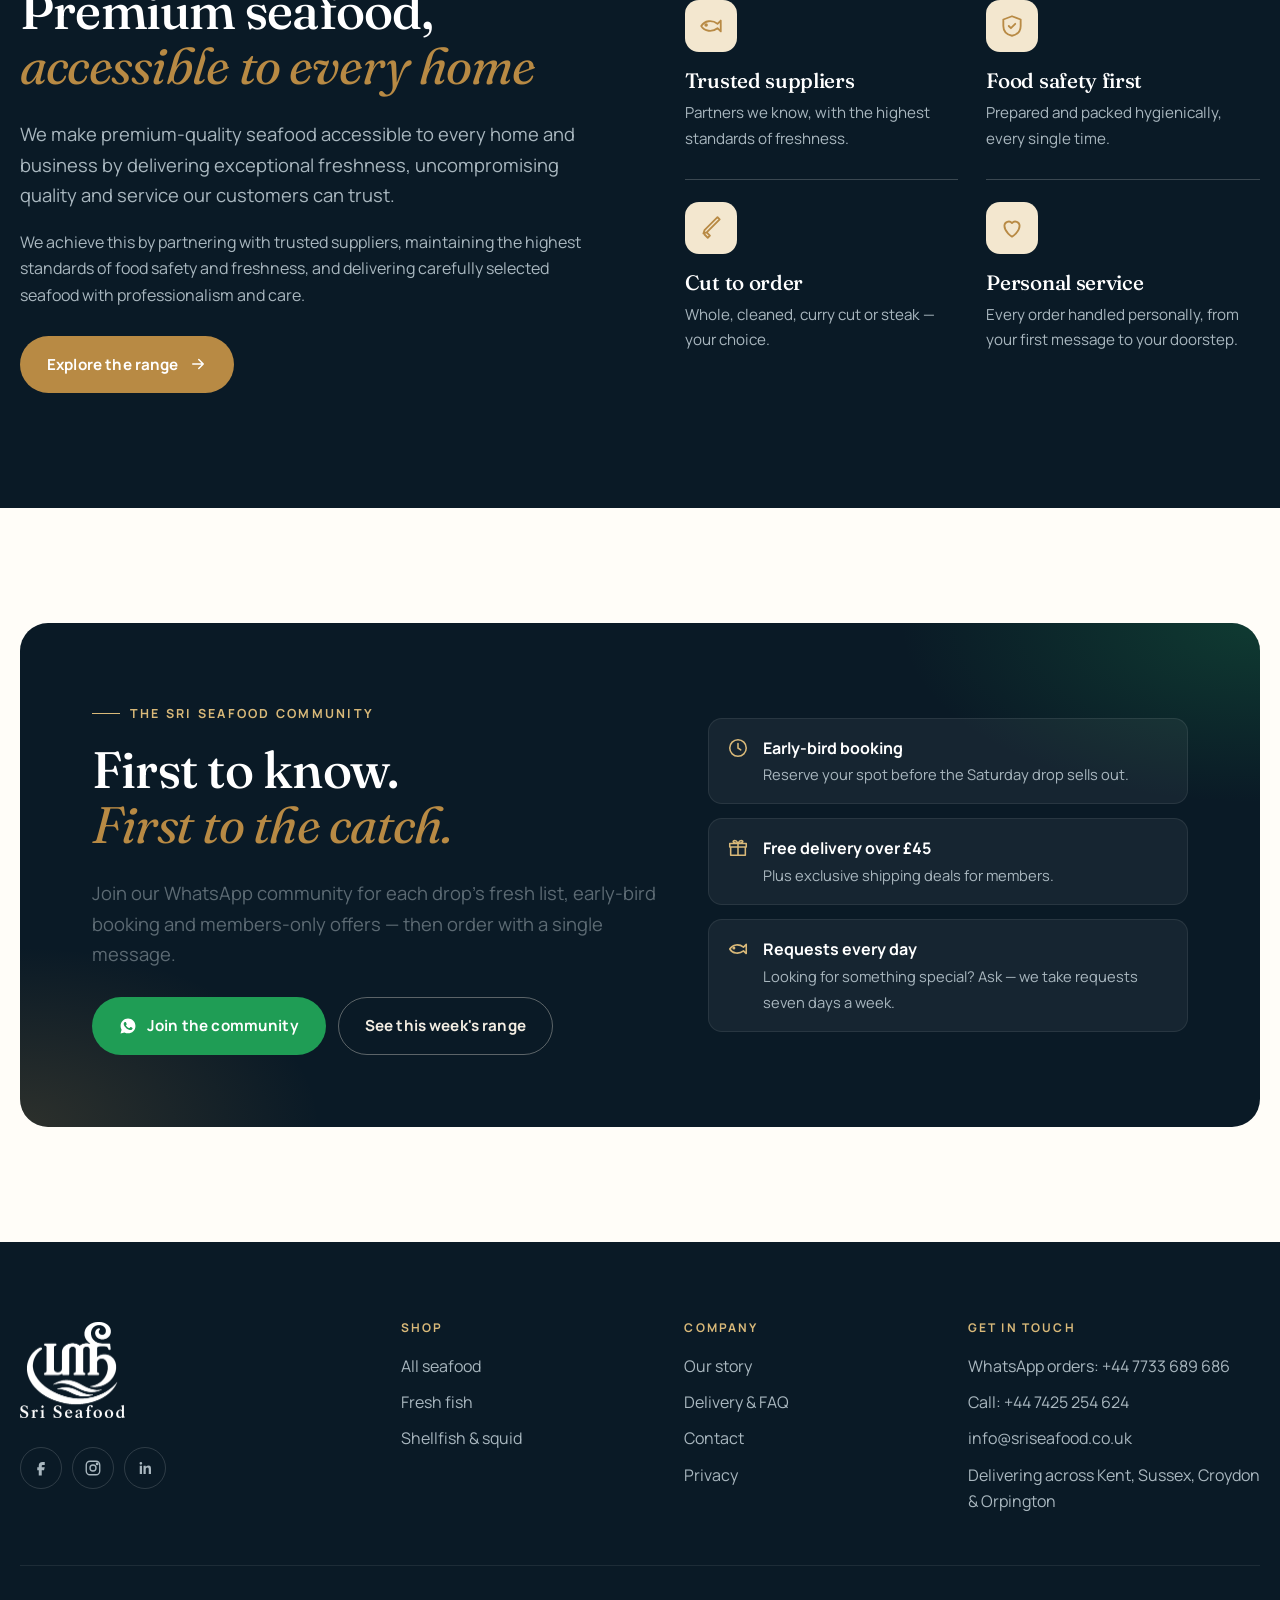
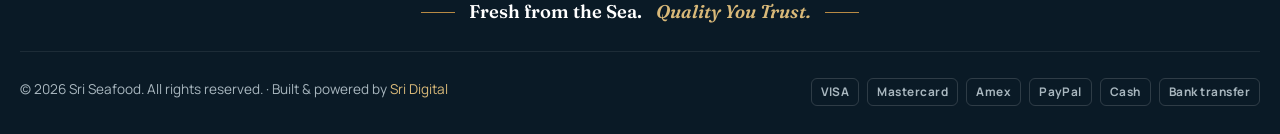
<file: about.html>
<!doctype html>
<html lang="en-GB">
<head>
<meta charset="utf-8">
<meta name="viewport" content="width=device-width, initial-scale=1">
<title>Our Story | Sri Seafood</title>
<meta name="description" content="Sri Seafood brings premium fish and shellfish from trusted suppliers to homes across Kent, Sussex, Croydon and Orpington.">
<link rel="canonical" href="https://sriseafood.co.uk/about">
<meta name="theme-color" content="#0A1A26">
<meta property="og:type" content="website">
<meta property="og:site_name" content="Sri Seafood">
<meta property="og:title" content="Our Story | Sri Seafood">
<meta property="og:description" content="Sri Seafood brings premium fish and shellfish from trusted suppliers to homes across Kent, Sussex, Croydon and Orpington.">
<meta property="og:url" content="https://sriseafood.co.uk/about">
<meta property="og:image" content="https://sriseafood.co.uk/assets/img/og-image.jpg">
<meta name="twitter:card" content="summary_large_image">
<link rel="icon" href="assets/img/favicon.png" type="image/png">
<link rel="apple-touch-icon" href="assets/img/apple-touch-icon.png">
<link rel="preconnect" href="https://fonts.googleapis.com">
<link rel="preconnect" href="https://fonts.gstatic.com" crossorigin>
<link href="https://fonts.googleapis.com/css2?family=Fraunces:ital,opsz,wght@0,9..144,400..700;1,9..144,400..600&family=Manrope:wght@400;500;600;700;800&display=swap" rel="stylesheet">
<link rel="stylesheet" href="assets/css/styles.css">
<script>document.documentElement.classList.add("js")</script>
</head>
<body>
<a class="sr-only" href="#main">Skip to content</a>
<div class="announce"><div class="wrap"><span>Free delivery on orders over <b>£45</b></span><span>Fresh drop every <b>Saturday</b> · Tuesdays when available</span><span>Next drop: <b data-next-drop>Saturday</b></span></div></div>
<header class="site-header">
  <div class="wrap nav">
    <a class="brand" href="index.html" aria-label="Sri Seafood home"><img class="brand-logo" src="assets/img/logo.png" alt="Sri Seafood" width="420" height="385"></a>
    <nav aria-label="Main"><ul class="nav-links"><li><a href="index.html">Home</a></li><li><a href="shop.html">Shop</a></li><li><a href="about.html">Our Story</a></li><li><a href="delivery.html">Delivery & FAQ</a></li><li><a href="contact.html">Contact</a></li></ul></nav>
    <div class="nav-actions">
      <a class="btn btn--wa btn--sm nav-cta" data-wa-chat="Hello Sri Seafood! I'd like to place an order."><svg viewBox="0 0 24 24" fill="currentColor" aria-hidden="true"><path d="M12.04 2C6.58 2 2.13 6.45 2.13 11.91c0 1.75.46 3.45 1.32 4.95L2.05 22l5.25-1.38a9.9 9.9 0 0 0 4.74 1.21c5.46 0 9.91-4.45 9.91-9.91C21.95 6.45 17.5 2 12.04 2Zm5.8 14.03c-.24.69-1.42 1.32-1.96 1.37-.5.05-1.13.07-1.82-.11-.42-.13-.96-.31-1.65-.61-2.9-1.25-4.8-4.17-4.94-4.36-.15-.2-1.18-1.57-1.18-3 0-1.42.75-2.12 1.01-2.41.27-.29.58-.36.78-.36l.56.01c.18.01.42-.07.66.5.24.58.82 2 .89 2.15.07.15.12.32.02.51-.1.2-.15.32-.29.49-.15.17-.31.38-.44.51-.15.15-.3.31-.13.6.17.29.76 1.25 1.63 2.03 1.12 1 2.07 1.31 2.36 1.46.29.15.46.12.63-.07.17-.2.73-.85.92-1.14.2-.29.39-.24.66-.15.27.1 1.7.8 2 .95.29.15.49.22.56.34.07.12.07.7-.17 1.39Z"/></svg> Order on WhatsApp</a>
      <button class="icon-btn" data-open-basket data-needs-basket aria-label="Open basket"><svg viewBox="0 0 24 24" fill="none" stroke="currentColor" stroke-width="1.7" stroke-linecap="round" stroke-linejoin="round" aria-hidden="true"><path d="M5 8h14l-1.2 11.1a2 2 0 0 1-2 1.9H8.2a2 2 0 0 1-2-1.9L5 8Z"/><path d="M9 8V6a3 3 0 0 1 6 0v2"/></svg><span class="cart-count">0</span></button>
      <button class="icon-btn menu-btn" data-open-menu aria-label="Open menu"><svg viewBox="0 0 24 24" fill="none" stroke="currentColor" stroke-width="1.8" stroke-linecap="round" aria-hidden="true"><path d="M4 8h16M4 16h16"/></svg></button>
    </div>
  </div>
</header>
<div class="mobile-nav" aria-hidden="true">
  <div class="top"><a class="brand" href="index.html" aria-label="Sri Seafood home"><img class="brand-logo" src="assets/img/logo-white.png" alt="Sri Seafood" width="420" height="385" loading="lazy"></a><button class="icon-btn" data-close-menu aria-label="Close menu"><svg viewBox="0 0 24 24" fill="none" stroke="currentColor" stroke-width="2" stroke-linecap="round" aria-hidden="true"><path d="M6 6l12 12M18 6 6 18"/></svg></button></div>
  <ul><li><a href="index.html">Home</a></li><li><a href="shop.html">Shop</a></li><li><a href="about.html">Our Story</a></li><li><a href="delivery.html">Delivery & FAQ</a></li><li><a href="contact.html">Contact</a></li></ul>
  <a class="btn btn--wa btn--block" data-wa-chat="Hello Sri Seafood! I'd like to place an order."><svg viewBox="0 0 24 24" fill="currentColor" aria-hidden="true"><path d="M12.04 2C6.58 2 2.13 6.45 2.13 11.91c0 1.75.46 3.45 1.32 4.95L2.05 22l5.25-1.38a9.9 9.9 0 0 0 4.74 1.21c5.46 0 9.91-4.45 9.91-9.91C21.95 6.45 17.5 2 12.04 2Zm5.8 14.03c-.24.69-1.42 1.32-1.96 1.37-.5.05-1.13.07-1.82-.11-.42-.13-.96-.31-1.65-.61-2.9-1.25-4.8-4.17-4.94-4.36-.15-.2-1.18-1.57-1.18-3 0-1.42.75-2.12 1.01-2.41.27-.29.58-.36.78-.36l.56.01c.18.01.42-.07.66.5.24.58.82 2 .89 2.15.07.15.12.32.02.51-.1.2-.15.32-.29.49-.15.17-.31.38-.44.51-.15.15-.3.31-.13.6.17.29.76 1.25 1.63 2.03 1.12 1 2.07 1.31 2.36 1.46.29.15.46.12.63-.07.17-.2.73-.85.92-1.14.2-.29.39-.24.66-.15.27.1 1.7.8 2 .95.29.15.49.22.56.34.07.12.07.7-.17 1.39Z"/></svg> Order on WhatsApp</a>
  <a class="btn btn--ghost-light btn--block" data-wa-community>Join our WhatsApp community</a>
</div>
<main id="main">

<section class="page-hero"><div class="wrap">
  <nav class="crumbs" aria-label="Breadcrumb"><a href="index.html">Home</a> / Our story</nav>
  <h1>The Sri Seafood <em>story</em></h1>
  <p class="lead">Fresh from the Sea. <em style="color:var(--gold-2)">Quality You Trust.</em></p>
</div></section>
<section class="section">
  <div class="wrap split">
    <div class="portrait reveal"><img src="assets/img/founder.jpg" alt="The founder of Sri Seafood"><div class="portrait-tag">Sourced with care. Delivered with pride.</div></div>
    <div class="prose reveal">
      <span class="eyebrow">Who we are</span>
      <h2 style="margin-top:0">Exceptional seafood begins with <em>uncompromising quality</em></h2>
      <p>At Sri Seafood, our mission is simple: bring premium seafood from trusted suppliers directly to your table, with freshness, expertise and care in every order.</p>
      <p>We carefully select every product to meet the high standards our customers expect. Each order is expertly prepared, hygienically packed and delivered with meticulous attention to preserve its natural freshness and quality.</p>
      <p>Whether you're preparing a family meal, entertaining guests or sourcing seafood for your business, we're committed to a service built on trust, consistency and outstanding customer care.</p>
      <p class="quote">“From trusted suppliers to your table, every order reflects our dedication to freshness, reliability and excellence.”</p>
    </div>
  </div>
</section>
<section class="section section--ink">
  <div class="wrap split split--rev">
    <div class="reveal">
      <div class="pillars" style="grid-template-columns:1fr 1fr;gap:28px">
        <div class="pillar" style="border-color:rgba(255,255,255,.2)"><div class="pillar-ico"><svg viewBox="0 0 24 24" fill="none" stroke="currentColor" stroke-width="1.7" stroke-linecap="round" stroke-linejoin="round" aria-hidden="true"><path d="M3 12c3-5 10-6 15-2l3-3v10l-3-3c-5 4-12 3-15-2Z"/><circle cx="7.5" cy="11" r=".8" fill="currentColor"/></svg></div><h3 style="color:#fff">Trusted suppliers</h3><p style="color:var(--on-ink-muted)">Partners we know, with the highest standards of freshness.</p></div>
        <div class="pillar" style="border-color:rgba(255,255,255,.2)"><div class="pillar-ico"><svg viewBox="0 0 24 24" fill="none" stroke="currentColor" stroke-width="1.7" stroke-linecap="round" stroke-linejoin="round" aria-hidden="true"><path d="M12 3 4 6v6c0 5 3.5 8 8 9 4.5-1 8-4 8-9V6l-8-3Z"/><path d="m9 12 2 2 4-4"/></svg></div><h3 style="color:#fff">Food safety first</h3><p style="color:var(--on-ink-muted)">Prepared and packed hygienically, every single time.</p></div>
        <div class="pillar" style="border-color:rgba(255,255,255,.2)"><div class="pillar-ico"><svg viewBox="0 0 24 24" fill="none" stroke="currentColor" stroke-width="1.7" stroke-linecap="round" stroke-linejoin="round" aria-hidden="true"><path d="M20 4 8 16l-3 1 1-3L18 2l2 2ZM8 16l3 3-2 2-3-3"/></svg></div><h3 style="color:#fff">Cut to order</h3><p style="color:var(--on-ink-muted)">Whole, cleaned, curry cut or steak — your choice.</p></div>
        <div class="pillar" style="border-color:rgba(255,255,255,.2)"><div class="pillar-ico"><svg viewBox="0 0 24 24" fill="none" stroke="currentColor" stroke-width="1.7" stroke-linecap="round" stroke-linejoin="round" aria-hidden="true"><path d="M12 20s-7-4.4-7-10a4 4 0 0 1 7-2.6A4 4 0 0 1 19 10c0 5.6-7 10-7 10Z"/></svg></div><h3 style="color:#fff">Personal service</h3><p style="color:var(--on-ink-muted)">Every order handled personally, from your first message to your doorstep.</p></div>
      </div>
    </div>
    <div class="reveal">
      <span class="eyebrow" style="color:var(--gold-2)">Our mission</span>
      <h2 style="color:#fff">Premium seafood, <em>accessible to every home</em></h2>
      <p class="lead">We make premium-quality seafood accessible to every home and business by delivering exceptional freshness, uncompromising quality and service our customers can trust.</p>
      <p style="color:var(--on-ink-muted)">We achieve this by partnering with trusted suppliers, maintaining the highest standards of food safety and freshness, and delivering carefully selected seafood with professionalism and care.</p>
      <a class="btn btn--gold" href="shop.html" style="margin-top:12px">Explore the range <svg viewBox="0 0 24 24" fill="none" stroke="currentColor" stroke-width="2" stroke-linecap="round" stroke-linejoin="round" aria-hidden="true"><path d="M5 12h14M13 6l6 6-6 6"/></svg></a>
    </div>
  </div>
</section>
<section class="section"><div class="wrap">
  <div class="community reveal">
    <div>
      <span class="eyebrow" style="color:var(--gold-2)">The Sri Seafood community</span>
      <h2>First to know.<br><em>First to the catch.</em></h2>
      <p class="lead">Join our WhatsApp community for each drop's fresh list, early-bird booking and members-only offers — then order with a single message.</p>
      <div style="display:flex;gap:12px;flex-wrap:wrap;margin-top:28px">
        <a class="btn btn--wa" data-wa-community><svg viewBox="0 0 24 24" fill="currentColor" aria-hidden="true"><path d="M12.04 2C6.58 2 2.13 6.45 2.13 11.91c0 1.75.46 3.45 1.32 4.95L2.05 22l5.25-1.38a9.9 9.9 0 0 0 4.74 1.21c5.46 0 9.91-4.45 9.91-9.91C21.95 6.45 17.5 2 12.04 2Zm5.8 14.03c-.24.69-1.42 1.32-1.96 1.37-.5.05-1.13.07-1.82-.11-.42-.13-.96-.31-1.65-.61-2.9-1.25-4.8-4.17-4.94-4.36-.15-.2-1.18-1.57-1.18-3 0-1.42.75-2.12 1.01-2.41.27-.29.58-.36.78-.36l.56.01c.18.01.42-.07.66.5.24.58.82 2 .89 2.15.07.15.12.32.02.51-.1.2-.15.32-.29.49-.15.17-.31.38-.44.51-.15.15-.3.31-.13.6.17.29.76 1.25 1.63 2.03 1.12 1 2.07 1.31 2.36 1.46.29.15.46.12.63-.07.17-.2.73-.85.92-1.14.2-.29.39-.24.66-.15.27.1 1.7.8 2 .95.29.15.49.22.56.34.07.12.07.7-.17 1.39Z"/></svg> Join the community</a>
        <a class="btn btn--ghost-light" href="shop.html">See this week's range</a>
      </div>
    </div>
    <ul class="perks">
      <li><svg viewBox="0 0 24 24" fill="none" stroke="currentColor" stroke-width="1.7" stroke-linecap="round" aria-hidden="true"><circle cx="12" cy="12" r="9"/><path d="M12 7v5l3 2"/></svg><div><b>Early-bird booking</b><span>Reserve your spot before the Saturday drop sells out.</span></div></li>
      <li><svg viewBox="0 0 24 24" fill="none" stroke="currentColor" stroke-width="1.7" stroke-linecap="round" stroke-linejoin="round" aria-hidden="true"><path d="M4 11h16v9H4zM3 7h18v4H3zM12 7v13M12 7S10 3 7.5 4 9 7 12 7Zm0 0s2-4 4.5-3S15 7 12 7Z"/></svg><div><b>Free delivery over £45</b><span>Plus exclusive shipping deals for members.</span></div></li>
      <li><svg viewBox="0 0 24 24" fill="none" stroke="currentColor" stroke-width="1.7" stroke-linecap="round" stroke-linejoin="round" aria-hidden="true"><path d="M3 12c3-5 10-6 15-2l3-3v10l-3-3c-5 4-12 3-15-2Z"/><circle cx="7.5" cy="11" r=".8" fill="currentColor"/></svg><div><b>Requests every day</b><span>Looking for something special? Ask — we take requests seven days a week.</span></div></li>
    </ul>
  </div>
</div></section>
</main>
<footer class="site-footer">
  <div class="wrap">
    <div class="foot-grid">
      <div>
        <a class="brand" href="index.html" aria-label="Sri Seafood home"><img class="brand-logo" src="assets/img/logo-white.png" alt="Sri Seafood" width="420" height="385" loading="lazy"></a>
        <div class="socials" style="margin-top:22px">
          <a href="https://www.facebook.com/profile.php?id=61592710559635" target="_blank" rel="noopener" aria-label="Facebook"><svg viewBox="0 0 24 24" fill="currentColor" aria-hidden="true"><path d="M14 8h3V4h-3a5 5 0 0 0-5 5v2H7v4h2v7h4v-7h3l1-4h-4V9a1 1 0 0 1 1-1Z"/></svg></a>
          <a href="https://www.instagram.com/sri.seafood/" target="_blank" rel="noopener" aria-label="Instagram"><svg viewBox="0 0 24 24" fill="none" stroke="currentColor" stroke-width="1.8" aria-hidden="true"><rect x="3" y="3" width="18" height="18" rx="5"/><circle cx="12" cy="12" r="4"/><circle cx="17.5" cy="6.5" r="1" fill="currentColor"/></svg></a>
          <a href="https://www.linkedin.com/company/sri-seafood/" target="_blank" rel="noopener" aria-label="LinkedIn"><svg viewBox="0 0 24 24" fill="currentColor" aria-hidden="true"><path d="M5 9h3v11H5zM6.5 4a1.8 1.8 0 1 1 0 3.6 1.8 1.8 0 0 1 0-3.6ZM10 9h3v1.6c.5-.9 1.7-1.9 3.5-1.9 3.2 0 3.5 2.1 3.5 4.8V20h-3v-5.6c0-1.3 0-3-1.8-3s-2.2 1.4-2.2 2.9V20h-3z"/></svg></a>
        </div>
      </div>
      <div><h4>Shop</h4><ul><li><a href="shop.html">All seafood</a></li><li><a href="shop.html?cat=fish">Fresh fish</a></li><li><a href="shop.html?cat=shellfish">Shellfish &amp; squid</a></li><li hidden data-games><a href="#">Play Sri Seafood Games</a></li></ul></div>
      <div><h4>Company</h4><ul><li><a href="about.html">Our story</a></li><li><a href="delivery.html">Delivery &amp; FAQ</a></li><li><a href="contact.html">Contact</a></li><li><a href="privacy.html">Privacy</a></li></ul></div>
      <div><h4>Get in touch</h4><ul>
        <li><a data-wa-chat>WhatsApp orders: +44 7733 689 686</a></li>
        <li><a href="tel:+447425254624">Call: +44 7425 254 624</a></li>
        <li><a href="mailto:info@sriseafood.co.uk">info@sriseafood.co.uk</a></li>
        <li>Delivering across Kent, Sussex, Croydon &amp; Orpington</li></ul></div>
    </div>
    <div class="on-navy" style="text-align:center;padding:28px 0;border-bottom:1px solid rgba(255,255,255,.08)"><span class="tagline">Fresh from the Sea. <em>Quality You Trust.</em></span></div>
    <div class="foot-base">
      <span>© <span data-year>2026</span> Sri Seafood. All rights reserved. · Built &amp; powered by <a href="https://sridigital.co.uk" target="_blank" rel="noopener" style="color:var(--gold-2)">Sri Digital</a></span>
      <div class="pay-row" aria-label="Payment methods"><span>VISA</span><span>Mastercard</span><span>Amex</span><span>PayPal</span><span>Cash</span><span>Bank transfer</span></div>
    </div>
  </div>
</footer>
<a class="wa-float" data-wa-chat="Hello Sri Seafood!" aria-label="Chat with us on WhatsApp"><svg viewBox="0 0 24 24" fill="currentColor" aria-hidden="true"><path d="M12.04 2C6.58 2 2.13 6.45 2.13 11.91c0 1.75.46 3.45 1.32 4.95L2.05 22l5.25-1.38a9.9 9.9 0 0 0 4.74 1.21c5.46 0 9.91-4.45 9.91-9.91C21.95 6.45 17.5 2 12.04 2Zm5.8 14.03c-.24.69-1.42 1.32-1.96 1.37-.5.05-1.13.07-1.82-.11-.42-.13-.96-.31-1.65-.61-2.9-1.25-4.8-4.17-4.94-4.36-.15-.2-1.18-1.57-1.18-3 0-1.42.75-2.12 1.01-2.41.27-.29.58-.36.78-.36l.56.01c.18.01.42-.07.66.5.24.58.82 2 .89 2.15.07.15.12.32.02.51-.1.2-.15.32-.29.49-.15.17-.31.38-.44.51-.15.15-.3.31-.13.6.17.29.76 1.25 1.63 2.03 1.12 1 2.07 1.31 2.36 1.46.29.15.46.12.63-.07.17-.2.73-.85.92-1.14.2-.29.39-.24.66-.15.27.1 1.7.8 2 .95.29.15.49.22.56.34.07.12.07.7-.17 1.39Z"/></svg></a>
<script src="assets/js/config.js"></script>
<script src="assets/js/products.js"></script>
<script src="assets/js/app.js"></script>
</body>
</html>
</file>
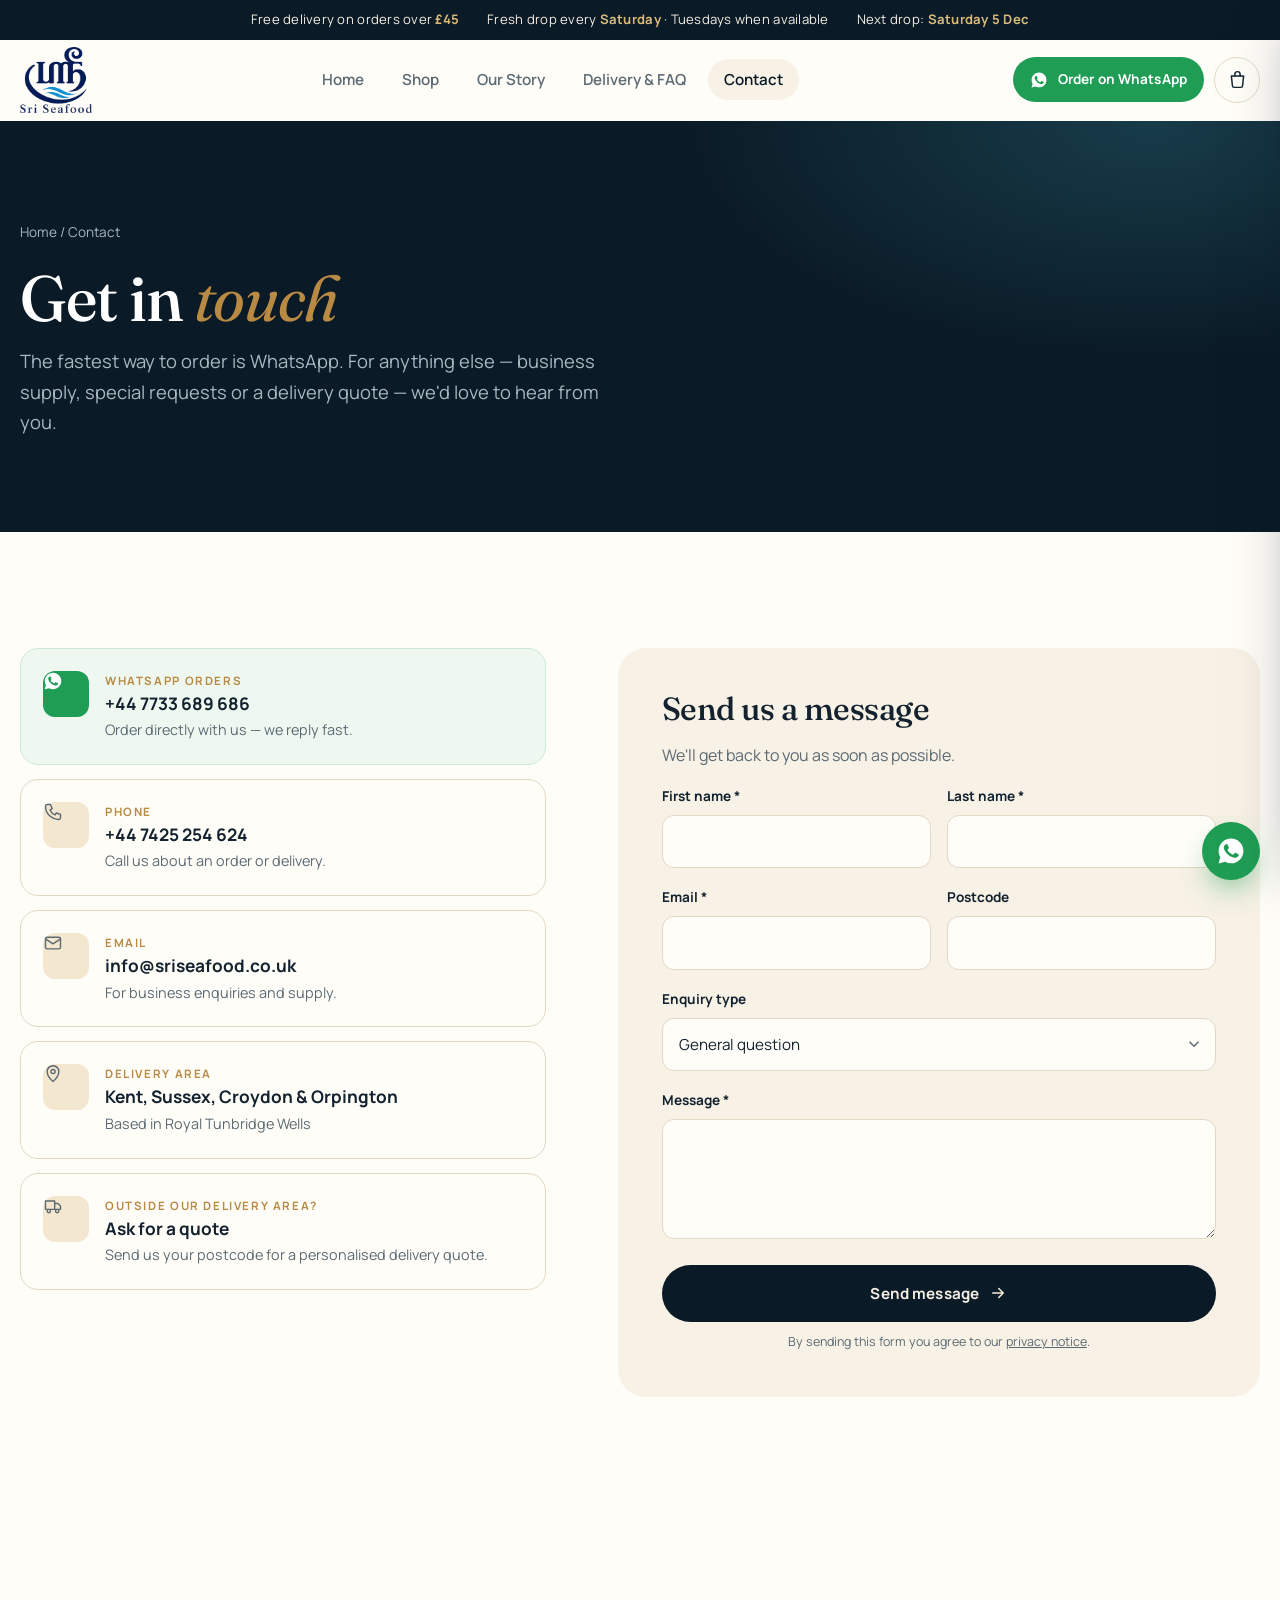
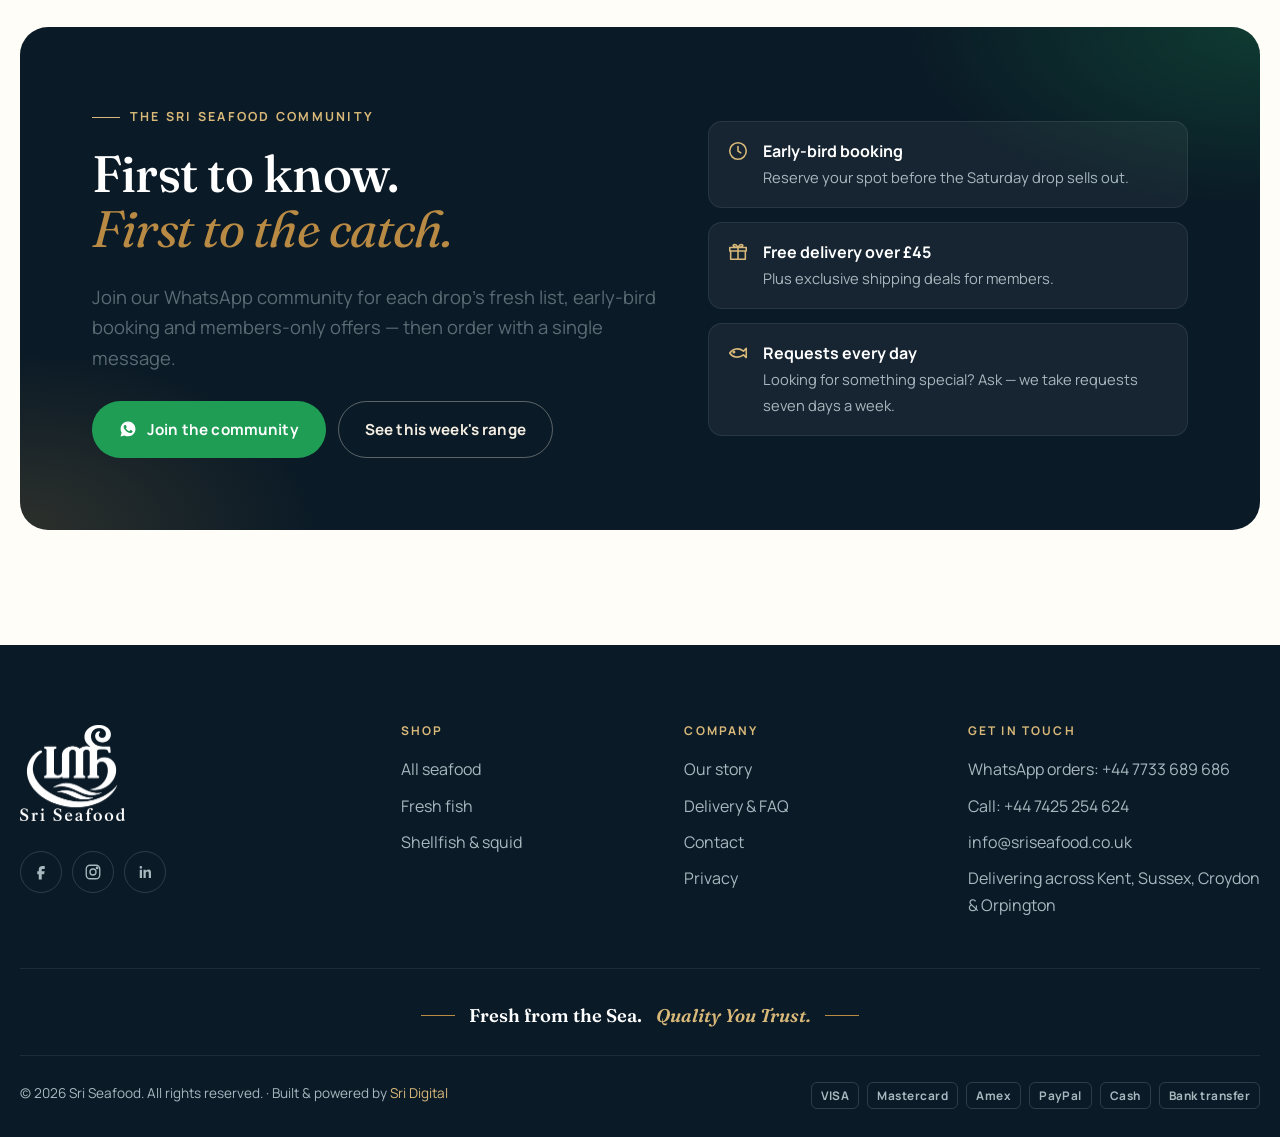
<file: contact.html>
<!doctype html>
<html lang="en-GB">
<head>
<meta charset="utf-8">
<meta name="viewport" content="width=device-width, initial-scale=1">
<title>Contact Us | Sri Seafood</title>
<meta name="description" content="Order fresh seafood on WhatsApp (+44 7733 689 686), call +44 7425 254 624 or email info@sriseafood.co.uk. Delivering across Kent, Sussex, Croydon and Orpington.">
<link rel="canonical" href="https://sriseafood.co.uk/contact">
<meta name="theme-color" content="#0A1A26">
<meta property="og:type" content="website">
<meta property="og:site_name" content="Sri Seafood">
<meta property="og:title" content="Contact Us | Sri Seafood">
<meta property="og:description" content="Order fresh seafood on WhatsApp (+44 7733 689 686), call +44 7425 254 624 or email info@sriseafood.co.uk. Delivering across Kent, Sussex, Croydon and Orpington.">
<meta property="og:url" content="https://sriseafood.co.uk/contact">
<meta property="og:image" content="https://sriseafood.co.uk/assets/img/og-image.jpg">
<meta name="twitter:card" content="summary_large_image">
<link rel="icon" href="assets/img/favicon.png" type="image/png">
<link rel="apple-touch-icon" href="assets/img/apple-touch-icon.png">
<link rel="preconnect" href="https://fonts.googleapis.com">
<link rel="preconnect" href="https://fonts.gstatic.com" crossorigin>
<link href="https://fonts.googleapis.com/css2?family=Fraunces:ital,opsz,wght@0,9..144,400..700;1,9..144,400..600&family=Manrope:wght@400;500;600;700;800&display=swap" rel="stylesheet">
<link rel="stylesheet" href="assets/css/styles.css">
<script>document.documentElement.classList.add("js")</script>
</head>
<body>
<a class="sr-only" href="#main">Skip to content</a>
<div class="announce"><div class="wrap"><span>Free delivery on orders over <b>£45</b></span><span>Fresh drop every <b>Saturday</b> · Tuesdays when available</span><span>Next drop: <b data-next-drop>Saturday</b></span></div></div>
<header class="site-header">
  <div class="wrap nav">
    <a class="brand" href="index.html" aria-label="Sri Seafood home"><img class="brand-logo" src="assets/img/logo.png" alt="Sri Seafood" width="420" height="385"></a>
    <nav aria-label="Main"><ul class="nav-links"><li><a href="index.html">Home</a></li><li><a href="shop.html">Shop</a></li><li><a href="about.html">Our Story</a></li><li><a href="delivery.html">Delivery & FAQ</a></li><li><a href="contact.html">Contact</a></li></ul></nav>
    <div class="nav-actions">
      <a class="btn btn--wa btn--sm nav-cta" data-wa-chat="Hello Sri Seafood! I'd like to place an order."><svg viewBox="0 0 24 24" fill="currentColor" aria-hidden="true"><path d="M12.04 2C6.58 2 2.13 6.45 2.13 11.91c0 1.75.46 3.45 1.32 4.95L2.05 22l5.25-1.38a9.9 9.9 0 0 0 4.74 1.21c5.46 0 9.91-4.45 9.91-9.91C21.95 6.45 17.5 2 12.04 2Zm5.8 14.03c-.24.69-1.42 1.32-1.96 1.37-.5.05-1.13.07-1.82-.11-.42-.13-.96-.31-1.65-.61-2.9-1.25-4.8-4.17-4.94-4.36-.15-.2-1.18-1.57-1.18-3 0-1.42.75-2.12 1.01-2.41.27-.29.58-.36.78-.36l.56.01c.18.01.42-.07.66.5.24.58.82 2 .89 2.15.07.15.12.32.02.51-.1.2-.15.32-.29.49-.15.17-.31.38-.44.51-.15.15-.3.31-.13.6.17.29.76 1.25 1.63 2.03 1.12 1 2.07 1.31 2.36 1.46.29.15.46.12.63-.07.17-.2.73-.85.92-1.14.2-.29.39-.24.66-.15.27.1 1.7.8 2 .95.29.15.49.22.56.34.07.12.07.7-.17 1.39Z"/></svg> Order on WhatsApp</a>
      <button class="icon-btn" data-open-basket data-needs-basket aria-label="Open basket"><svg viewBox="0 0 24 24" fill="none" stroke="currentColor" stroke-width="1.7" stroke-linecap="round" stroke-linejoin="round" aria-hidden="true"><path d="M5 8h14l-1.2 11.1a2 2 0 0 1-2 1.9H8.2a2 2 0 0 1-2-1.9L5 8Z"/><path d="M9 8V6a3 3 0 0 1 6 0v2"/></svg><span class="cart-count">0</span></button>
      <button class="icon-btn menu-btn" data-open-menu aria-label="Open menu"><svg viewBox="0 0 24 24" fill="none" stroke="currentColor" stroke-width="1.8" stroke-linecap="round" aria-hidden="true"><path d="M4 8h16M4 16h16"/></svg></button>
    </div>
  </div>
</header>
<div class="mobile-nav" aria-hidden="true">
  <div class="top"><a class="brand" href="index.html" aria-label="Sri Seafood home"><img class="brand-logo" src="assets/img/logo-white.png" alt="Sri Seafood" width="420" height="385" loading="lazy"></a><button class="icon-btn" data-close-menu aria-label="Close menu"><svg viewBox="0 0 24 24" fill="none" stroke="currentColor" stroke-width="2" stroke-linecap="round" aria-hidden="true"><path d="M6 6l12 12M18 6 6 18"/></svg></button></div>
  <ul><li><a href="index.html">Home</a></li><li><a href="shop.html">Shop</a></li><li><a href="about.html">Our Story</a></li><li><a href="delivery.html">Delivery & FAQ</a></li><li><a href="contact.html">Contact</a></li></ul>
  <a class="btn btn--wa btn--block" data-wa-chat="Hello Sri Seafood! I'd like to place an order."><svg viewBox="0 0 24 24" fill="currentColor" aria-hidden="true"><path d="M12.04 2C6.58 2 2.13 6.45 2.13 11.91c0 1.75.46 3.45 1.32 4.95L2.05 22l5.25-1.38a9.9 9.9 0 0 0 4.74 1.21c5.46 0 9.91-4.45 9.91-9.91C21.95 6.45 17.5 2 12.04 2Zm5.8 14.03c-.24.69-1.42 1.32-1.96 1.37-.5.05-1.13.07-1.82-.11-.42-.13-.96-.31-1.65-.61-2.9-1.25-4.8-4.17-4.94-4.36-.15-.2-1.18-1.57-1.18-3 0-1.42.75-2.12 1.01-2.41.27-.29.58-.36.78-.36l.56.01c.18.01.42-.07.66.5.24.58.82 2 .89 2.15.07.15.12.32.02.51-.1.2-.15.32-.29.49-.15.17-.31.38-.44.51-.15.15-.3.31-.13.6.17.29.76 1.25 1.63 2.03 1.12 1 2.07 1.31 2.36 1.46.29.15.46.12.63-.07.17-.2.73-.85.92-1.14.2-.29.39-.24.66-.15.27.1 1.7.8 2 .95.29.15.49.22.56.34.07.12.07.7-.17 1.39Z"/></svg> Order on WhatsApp</a>
  <a class="btn btn--ghost-light btn--block" data-wa-community>Join our WhatsApp community</a>
</div>
<main id="main">

<section class="page-hero"><div class="wrap">
  <nav class="crumbs" aria-label="Breadcrumb"><a href="index.html">Home</a> / Contact</nav>
  <h1>Get in <em>touch</em></h1>
  <p class="lead">The fastest way to order is WhatsApp. For anything else — business supply, special requests or a delivery quote — we'd love to hear from you.</p>
</div></section>
<section class="section">
  <div class="wrap contact-grid">
    <div class="contact-cards reveal">
      <a class="c-card c-card--wa" data-wa-chat="Hello Sri Seafood! I'd like to place an order."><span class="chip-ico"><svg viewBox="0 0 24 24" fill="currentColor" aria-hidden="true"><path d="M12.04 2C6.58 2 2.13 6.45 2.13 11.91c0 1.75.46 3.45 1.32 4.95L2.05 22l5.25-1.38a9.9 9.9 0 0 0 4.74 1.21c5.46 0 9.91-4.45 9.91-9.91C21.95 6.45 17.5 2 12.04 2Zm5.8 14.03c-.24.69-1.42 1.32-1.96 1.37-.5.05-1.13.07-1.82-.11-.42-.13-.96-.31-1.65-.61-2.9-1.25-4.8-4.17-4.94-4.36-.15-.2-1.18-1.57-1.18-3 0-1.42.75-2.12 1.01-2.41.27-.29.58-.36.78-.36l.56.01c.18.01.42-.07.66.5.24.58.82 2 .89 2.15.07.15.12.32.02.51-.1.2-.15.32-.29.49-.15.17-.31.38-.44.51-.15.15-.3.31-.13.6.17.29.76 1.25 1.63 2.03 1.12 1 2.07 1.31 2.36 1.46.29.15.46.12.63-.07.17-.2.73-.85.92-1.14.2-.29.39-.24.66-.15.27.1 1.7.8 2 .95.29.15.49.22.56.34.07.12.07.7-.17 1.39Z"/></svg></span><div><small>WhatsApp orders</small><b>+44 7733 689 686</b><span>Order directly with us — we reply fast.</span></div></a>
      <a class="c-card" href="tel:+447425254624"><span class="chip-ico"><svg viewBox="0 0 24 24" fill="none" stroke="currentColor" stroke-width="1.7" stroke-linecap="round" stroke-linejoin="round" aria-hidden="true"><path d="M5 3h4l2 5-2.5 1.5a11 11 0 0 0 6 6L16 13l5 2v4a2 2 0 0 1-2 2A16 16 0 0 1 3 5a2 2 0 0 1 2-2Z"/></svg></span><div><small>Phone</small><b>+44 7425 254 624</b><span>Call us about an order or delivery.</span></div></a>
      <a class="c-card" href="mailto:info@sriseafood.co.uk"><span class="chip-ico"><svg viewBox="0 0 24 24" fill="none" stroke="currentColor" stroke-width="1.7" stroke-linecap="round" stroke-linejoin="round" aria-hidden="true"><rect x="3" y="5" width="18" height="14" rx="2"/><path d="m3 7 9 6 9-6"/></svg></span><div><small>Email</small><b>info@sriseafood.co.uk</b><span>For business enquiries and supply.</span></div></a>
      <div class="c-card"><span class="chip-ico"><svg viewBox="0 0 24 24" fill="none" stroke="currentColor" stroke-width="1.7" stroke-linecap="round" stroke-linejoin="round" aria-hidden="true"><path d="M12 21s-7-6-7-12a7 7 0 0 1 14 0c0 6-7 12-7 12Z"/><circle cx="12" cy="9" r="2.5"/></svg></span><div><small>Delivery area</small><b>Kent, Sussex, Croydon &amp; Orpington</b><span>Based in Royal Tunbridge Wells</span></div></div>
      <div class="c-card"><span class="chip-ico"><svg viewBox="0 0 24 24" fill="none" stroke="currentColor" stroke-width="1.7" stroke-linecap="round" stroke-linejoin="round" aria-hidden="true"><path d="M3 6h11v10H3zM14 9h4l3 3v4h-7"/><circle cx="7" cy="18" r="2"/><circle cx="17" cy="18" r="2"/></svg></span><div><small>Outside our delivery area?</small><b>Ask for a quote</b><span>Send us your postcode for a personalised delivery quote.</span></div></div>
    </div>
    <div class="form-card reveal">
      <h2 style="font-size:2rem">Send us a message</h2>
      <p style="color:var(--muted)">We'll get back to you as soon as possible.</p>
      <form name="contact" method="POST" action="thank-you.html" data-netlify="true" netlify-honeypot="company">
        <input type="hidden" name="form-name" value="contact">
        <p hidden><label>Leave this empty <input name="company"></label></p>
        <div class="form-row">
          <div class="form-group"><label class="label" for="fn">First name *</label><input class="input" id="fn" name="first-name" autocomplete="given-name" required></div>
          <div class="form-group"><label class="label" for="ln">Last name *</label><input class="input" id="ln" name="last-name" autocomplete="family-name" required></div>
        </div>
        <div class="form-row">
          <div class="form-group"><label class="label" for="em">Email *</label><input class="input" id="em" type="email" name="email" autocomplete="email" required></div>
          <div class="form-group"><label class="label" for="pc">Postcode</label><input class="input" id="pc" name="postcode" autocomplete="postal-code"></div>
        </div>
        <div class="form-group"><label class="label" for="tp">Enquiry type</label><select class="select" id="tp" name="enquiry"><option>General question</option><option>Delivery quote</option><option>Special request</option><option>Business / restaurant supply</option></select></div>
        <div class="form-group"><label class="label" for="msg">Message *</label><textarea class="textarea" id="msg" name="message" required></textarea></div>
        <button class="btn btn--primary btn--block" type="submit">Send message <svg viewBox="0 0 24 24" fill="none" stroke="currentColor" stroke-width="2" stroke-linecap="round" stroke-linejoin="round" aria-hidden="true"><path d="M5 12h14M13 6l6 6-6 6"/></svg></button>
        <p class="small-print">By sending this form you agree to our <a href="privacy.html" style="text-decoration:underline">privacy notice</a>.</p>
      </form>
    </div>
  </div>
</section>
<section class="section"><div class="wrap">
  <div class="community reveal">
    <div>
      <span class="eyebrow" style="color:var(--gold-2)">The Sri Seafood community</span>
      <h2>First to know.<br><em>First to the catch.</em></h2>
      <p class="lead">Join our WhatsApp community for each drop's fresh list, early-bird booking and members-only offers — then order with a single message.</p>
      <div style="display:flex;gap:12px;flex-wrap:wrap;margin-top:28px">
        <a class="btn btn--wa" data-wa-community><svg viewBox="0 0 24 24" fill="currentColor" aria-hidden="true"><path d="M12.04 2C6.58 2 2.13 6.45 2.13 11.91c0 1.75.46 3.45 1.32 4.95L2.05 22l5.25-1.38a9.9 9.9 0 0 0 4.74 1.21c5.46 0 9.91-4.45 9.91-9.91C21.95 6.45 17.5 2 12.04 2Zm5.8 14.03c-.24.69-1.42 1.32-1.96 1.37-.5.05-1.13.07-1.82-.11-.42-.13-.96-.31-1.65-.61-2.9-1.25-4.8-4.17-4.94-4.36-.15-.2-1.18-1.57-1.18-3 0-1.42.75-2.12 1.01-2.41.27-.29.58-.36.78-.36l.56.01c.18.01.42-.07.66.5.24.58.82 2 .89 2.15.07.15.12.32.02.51-.1.2-.15.32-.29.49-.15.17-.31.38-.44.51-.15.15-.3.31-.13.6.17.29.76 1.25 1.63 2.03 1.12 1 2.07 1.31 2.36 1.46.29.15.46.12.63-.07.17-.2.73-.85.92-1.14.2-.29.39-.24.66-.15.27.1 1.7.8 2 .95.29.15.49.22.56.34.07.12.07.7-.17 1.39Z"/></svg> Join the community</a>
        <a class="btn btn--ghost-light" href="shop.html">See this week's range</a>
      </div>
    </div>
    <ul class="perks">
      <li><svg viewBox="0 0 24 24" fill="none" stroke="currentColor" stroke-width="1.7" stroke-linecap="round" aria-hidden="true"><circle cx="12" cy="12" r="9"/><path d="M12 7v5l3 2"/></svg><div><b>Early-bird booking</b><span>Reserve your spot before the Saturday drop sells out.</span></div></li>
      <li><svg viewBox="0 0 24 24" fill="none" stroke="currentColor" stroke-width="1.7" stroke-linecap="round" stroke-linejoin="round" aria-hidden="true"><path d="M4 11h16v9H4zM3 7h18v4H3zM12 7v13M12 7S10 3 7.5 4 9 7 12 7Zm0 0s2-4 4.5-3S15 7 12 7Z"/></svg><div><b>Free delivery over £45</b><span>Plus exclusive shipping deals for members.</span></div></li>
      <li><svg viewBox="0 0 24 24" fill="none" stroke="currentColor" stroke-width="1.7" stroke-linecap="round" stroke-linejoin="round" aria-hidden="true"><path d="M3 12c3-5 10-6 15-2l3-3v10l-3-3c-5 4-12 3-15-2Z"/><circle cx="7.5" cy="11" r=".8" fill="currentColor"/></svg><div><b>Requests every day</b><span>Looking for something special? Ask — we take requests seven days a week.</span></div></li>
    </ul>
  </div>
</div></section>
</main>
<footer class="site-footer">
  <div class="wrap">
    <div class="foot-grid">
      <div>
        <a class="brand" href="index.html" aria-label="Sri Seafood home"><img class="brand-logo" src="assets/img/logo-white.png" alt="Sri Seafood" width="420" height="385" loading="lazy"></a>
        <div class="socials" style="margin-top:22px">
          <a href="https://www.facebook.com/profile.php?id=61592710559635" target="_blank" rel="noopener" aria-label="Facebook"><svg viewBox="0 0 24 24" fill="currentColor" aria-hidden="true"><path d="M14 8h3V4h-3a5 5 0 0 0-5 5v2H7v4h2v7h4v-7h3l1-4h-4V9a1 1 0 0 1 1-1Z"/></svg></a>
          <a href="https://www.instagram.com/sri.seafood/" target="_blank" rel="noopener" aria-label="Instagram"><svg viewBox="0 0 24 24" fill="none" stroke="currentColor" stroke-width="1.8" aria-hidden="true"><rect x="3" y="3" width="18" height="18" rx="5"/><circle cx="12" cy="12" r="4"/><circle cx="17.5" cy="6.5" r="1" fill="currentColor"/></svg></a>
          <a href="https://www.linkedin.com/company/sri-seafood/" target="_blank" rel="noopener" aria-label="LinkedIn"><svg viewBox="0 0 24 24" fill="currentColor" aria-hidden="true"><path d="M5 9h3v11H5zM6.5 4a1.8 1.8 0 1 1 0 3.6 1.8 1.8 0 0 1 0-3.6ZM10 9h3v1.6c.5-.9 1.7-1.9 3.5-1.9 3.2 0 3.5 2.1 3.5 4.8V20h-3v-5.6c0-1.3 0-3-1.8-3s-2.2 1.4-2.2 2.9V20h-3z"/></svg></a>
        </div>
      </div>
      <div><h4>Shop</h4><ul><li><a href="shop.html">All seafood</a></li><li><a href="shop.html?cat=fish">Fresh fish</a></li><li><a href="shop.html?cat=shellfish">Shellfish &amp; squid</a></li><li hidden data-games><a href="#">Play Sri Seafood Games</a></li></ul></div>
      <div><h4>Company</h4><ul><li><a href="about.html">Our story</a></li><li><a href="delivery.html">Delivery &amp; FAQ</a></li><li><a href="contact.html">Contact</a></li><li><a href="privacy.html">Privacy</a></li></ul></div>
      <div><h4>Get in touch</h4><ul>
        <li><a data-wa-chat>WhatsApp orders: +44 7733 689 686</a></li>
        <li><a href="tel:+447425254624">Call: +44 7425 254 624</a></li>
        <li><a href="mailto:info@sriseafood.co.uk">info@sriseafood.co.uk</a></li>
        <li>Delivering across Kent, Sussex, Croydon &amp; Orpington</li></ul></div>
    </div>
    <div class="on-navy" style="text-align:center;padding:28px 0;border-bottom:1px solid rgba(255,255,255,.08)"><span class="tagline">Fresh from the Sea. <em>Quality You Trust.</em></span></div>
    <div class="foot-base">
      <span>© <span data-year>2026</span> Sri Seafood. All rights reserved. · Built &amp; powered by <a href="https://sridigital.co.uk" target="_blank" rel="noopener" style="color:var(--gold-2)">Sri Digital</a></span>
      <div class="pay-row" aria-label="Payment methods"><span>VISA</span><span>Mastercard</span><span>Amex</span><span>PayPal</span><span>Cash</span><span>Bank transfer</span></div>
    </div>
  </div>
</footer>
<a class="wa-float" data-wa-chat="Hello Sri Seafood!" aria-label="Chat with us on WhatsApp"><svg viewBox="0 0 24 24" fill="currentColor" aria-hidden="true"><path d="M12.04 2C6.58 2 2.13 6.45 2.13 11.91c0 1.75.46 3.45 1.32 4.95L2.05 22l5.25-1.38a9.9 9.9 0 0 0 4.74 1.21c5.46 0 9.91-4.45 9.91-9.91C21.95 6.45 17.5 2 12.04 2Zm5.8 14.03c-.24.69-1.42 1.32-1.96 1.37-.5.05-1.13.07-1.82-.11-.42-.13-.96-.31-1.65-.61-2.9-1.25-4.8-4.17-4.94-4.36-.15-.2-1.18-1.57-1.18-3 0-1.42.75-2.12 1.01-2.41.27-.29.58-.36.78-.36l.56.01c.18.01.42-.07.66.5.24.58.82 2 .89 2.15.07.15.12.32.02.51-.1.2-.15.32-.29.49-.15.17-.31.38-.44.51-.15.15-.3.31-.13.6.17.29.76 1.25 1.63 2.03 1.12 1 2.07 1.31 2.36 1.46.29.15.46.12.63-.07.17-.2.73-.85.92-1.14.2-.29.39-.24.66-.15.27.1 1.7.8 2 .95.29.15.49.22.56.34.07.12.07.7-.17 1.39Z"/></svg></a>
<script src="assets/js/config.js"></script>
<script src="assets/js/products.js"></script>
<script src="assets/js/app.js"></script>
</body>
</html>
</file>
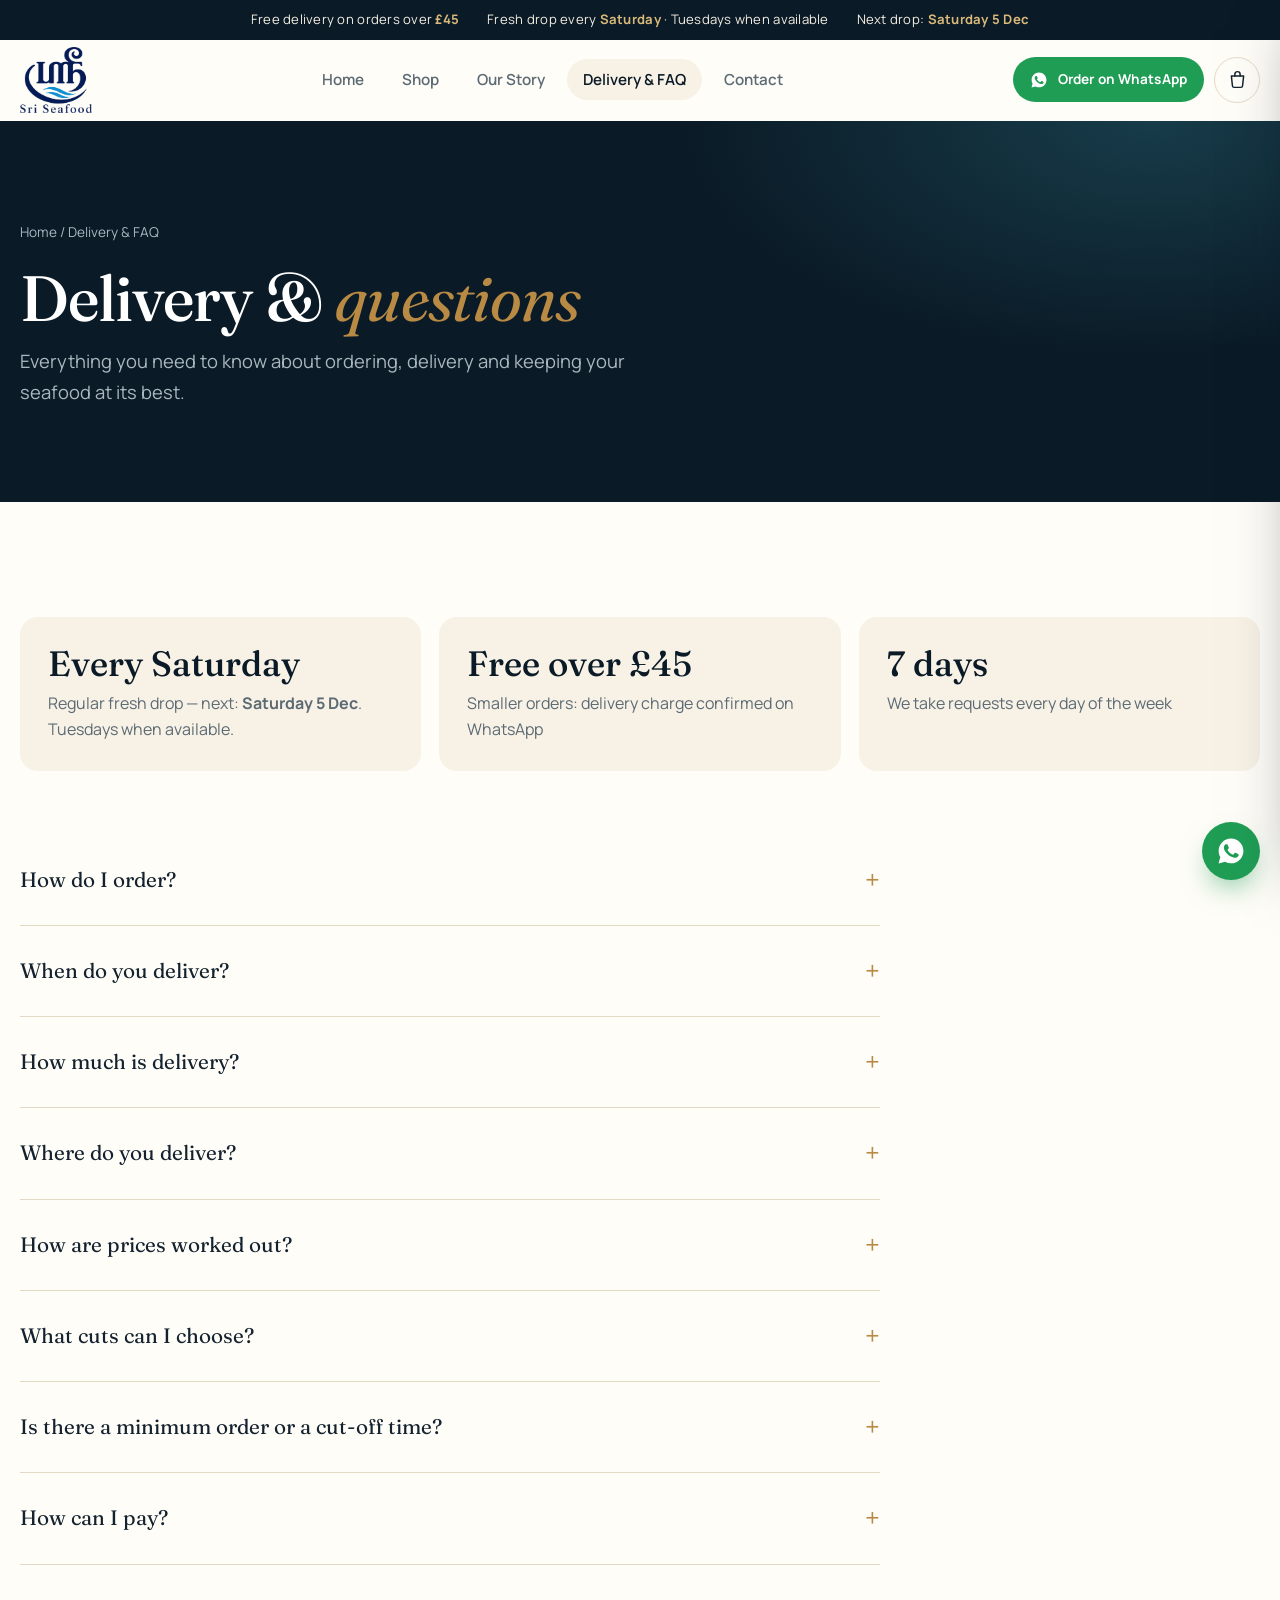
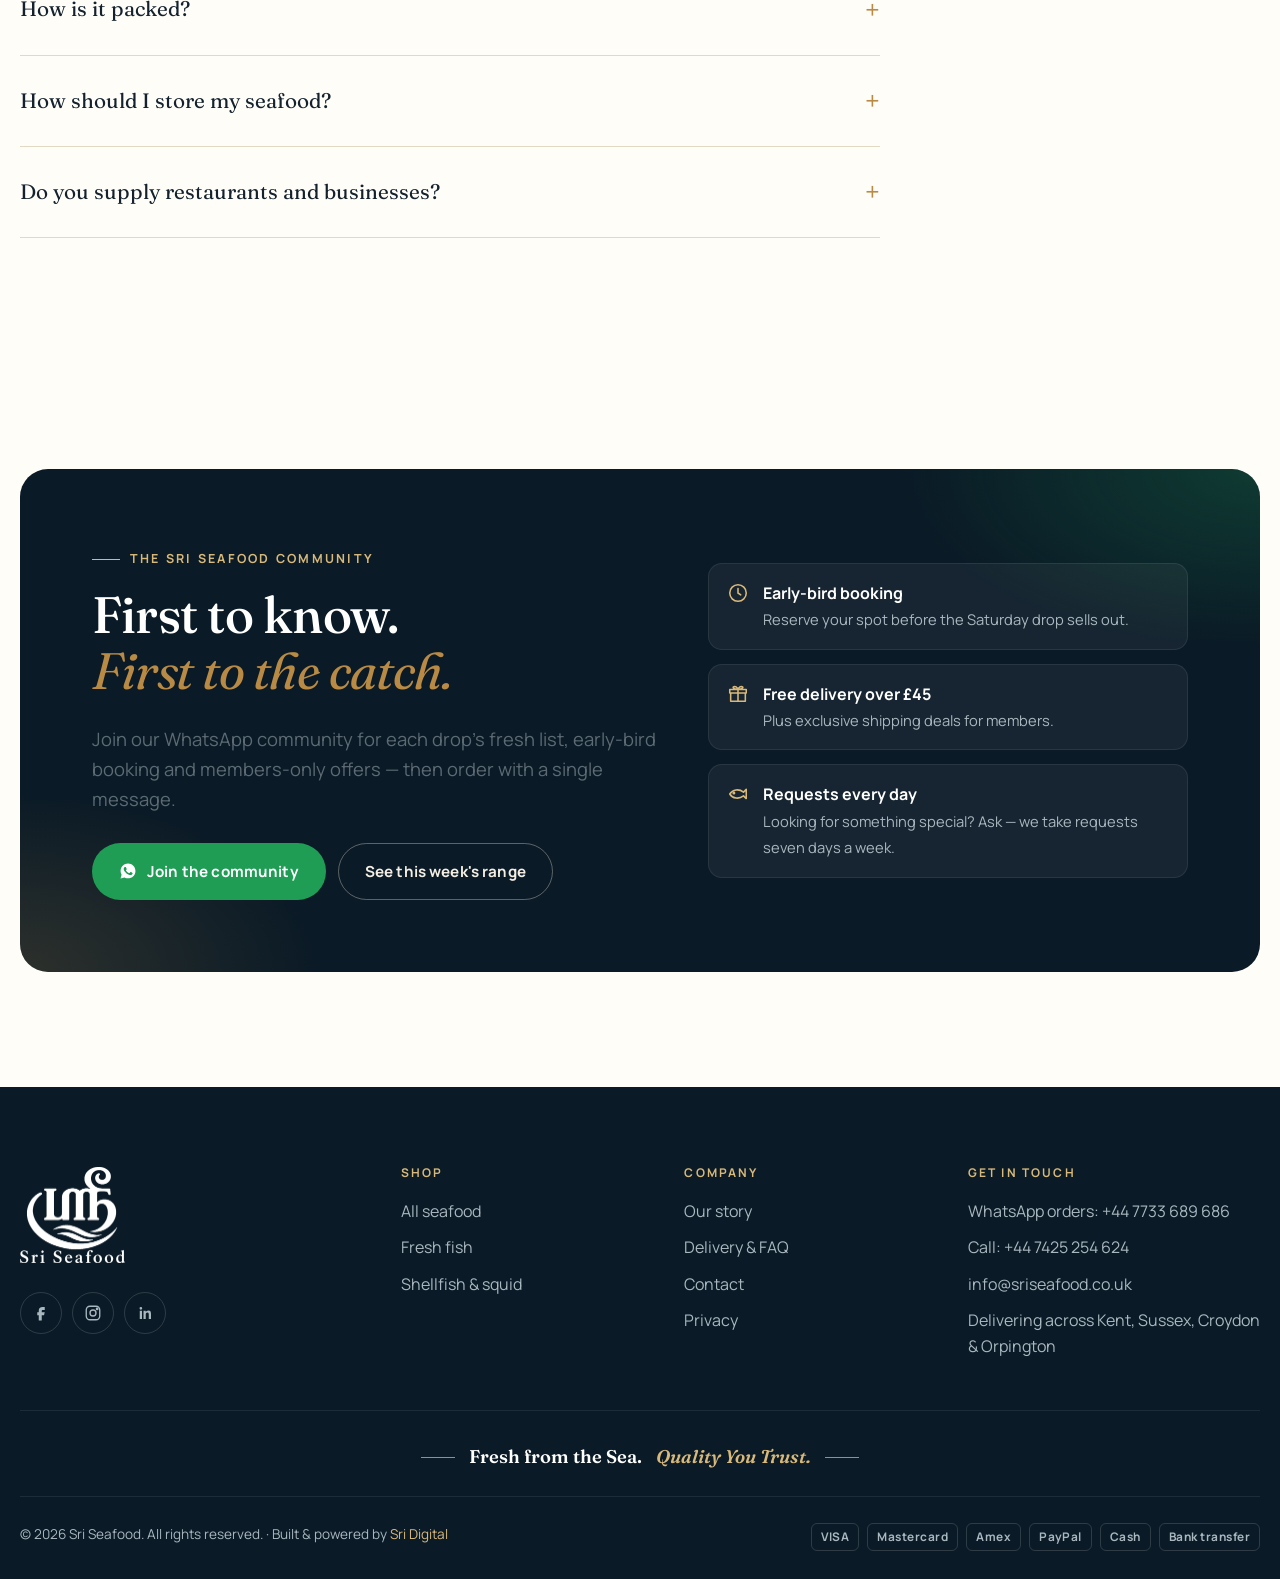
<file: delivery.html>
<!doctype html>
<html lang="en-GB">
<head>
<meta charset="utf-8">
<meta name="viewport" content="width=device-width, initial-scale=1">
<title>Delivery & FAQ | Sri Seafood</title>
<meta name="description" content="Fresh seafood delivered every Saturday (Tuesdays when available) across Kent, Sussex, Croydon & Orpington. Free delivery over £45. How ordering, cuts and payment work.">
<link rel="canonical" href="https://sriseafood.co.uk/delivery">
<meta name="theme-color" content="#0A1A26">
<meta property="og:type" content="website">
<meta property="og:site_name" content="Sri Seafood">
<meta property="og:title" content="Delivery & FAQ | Sri Seafood">
<meta property="og:description" content="Fresh seafood delivered every Saturday (Tuesdays when available) across Kent, Sussex, Croydon & Orpington. Free delivery over £45. How ordering, cuts and payment work.">
<meta property="og:url" content="https://sriseafood.co.uk/delivery">
<meta property="og:image" content="https://sriseafood.co.uk/assets/img/og-image.jpg">
<meta name="twitter:card" content="summary_large_image">
<link rel="icon" href="assets/img/favicon.png" type="image/png">
<link rel="apple-touch-icon" href="assets/img/apple-touch-icon.png">
<link rel="preconnect" href="https://fonts.googleapis.com">
<link rel="preconnect" href="https://fonts.gstatic.com" crossorigin>
<link href="https://fonts.googleapis.com/css2?family=Fraunces:ital,opsz,wght@0,9..144,400..700;1,9..144,400..600&family=Manrope:wght@400;500;600;700;800&display=swap" rel="stylesheet">
<link rel="stylesheet" href="assets/css/styles.css">
<script>document.documentElement.classList.add("js")</script>
<script type="application/ld+json">{"@context": "https://schema.org", "@type": "FAQPage", "mainEntity": [{"@type": "Question", "name": "How do I order?", "acceptedAnswer": {"@type": "Answer", "text": "Add what you'd like to your basket and tap Send order on WhatsApp \u2014 your order arrives with us as a ready-written message. You can also message us directly on +44 7733 689 686 or join our WhatsApp community to see each drop's fresh list."}}, {"@type": "Question", "name": "When do you deliver?", "acceptedAnswer": {"@type": "Answer", "text": "Our regular fresh drop is every Saturday. Tuesday deliveries are subject to availability \u2014 when we have a Tuesday slot we share it first in the WhatsApp community, and you can always ask when you order."}}, {"@type": "Question", "name": "How much is delivery?", "acceptedAnswer": {"@type": "Answer", "text": "Delivery is free on orders over \u00a345. For smaller orders, we'll confirm the delivery charge with you on WhatsApp."}}, {"@type": "Question", "name": "Where do you deliver?", "acceptedAnswer": {"@type": "Answer", "text": "We deliver across Kent, Sussex, Croydon and Orpington. Outside the area? Contact us with your postcode for a personalised quote."}}, {"@type": "Question", "name": "How are prices worked out?", "acceptedAnswer": {"@type": "Answer", "text": "Prices are per kg, based on the fish's whole weight before preparation. We then clean and cut it by hand to your choice, so it arrives ready to cook."}}, {"@type": "Question", "name": "What cuts can I choose?", "acceptedAnswer": {"@type": "Answer", "text": "Depending on the fish: Whole (unprepared whole fish), Cleaned (scaled, gutted and rinsed), Curry Cut (bone-in chunks) or Steak (thick cross-section slices). Prices differ by preparation and are shown on each product. Head and tail are included by default \u2014 just add a note if you'd rather not have them."}}, {"@type": "Question", "name": "Is there a minimum order or a cut-off time?", "acceptedAnswer": {"@type": "Answer", "text": "The minimum is 500g per item, and orders close at 7pm the day before delivery."}}, {"@type": "Question", "name": "How can I pay?", "acceptedAnswer": {"@type": "Answer", "text": "By card, cash or bank transfer."}}, {"@type": "Question", "name": "How is it packed?", "acceptedAnswer": {"@type": "Answer", "text": "Everything is vacuum-packed and delivered in an insulated cool box with ice, so it arrives fresh and cold."}}, {"@type": "Question", "name": "How should I store my seafood?", "acceptedAnswer": {"@type": "Answer", "text": "Refrigerate as soon as it arrives (0\u20134\u00b0C) and enjoy within 1\u20132 days, or freeze on the day of delivery. Defrost in the fridge, never at room temperature."}}, {"@type": "Question", "name": "Do you supply restaurants and businesses?", "acceptedAnswer": {"@type": "Answer", "text": "Yes \u2014 we're happy to discuss regular supply for restaurants, caterers and events. Get in touch."}}]}</script>
</head>
<body>
<a class="sr-only" href="#main">Skip to content</a>
<div class="announce"><div class="wrap"><span>Free delivery on orders over <b>£45</b></span><span>Fresh drop every <b>Saturday</b> · Tuesdays when available</span><span>Next drop: <b data-next-drop>Saturday</b></span></div></div>
<header class="site-header">
  <div class="wrap nav">
    <a class="brand" href="index.html" aria-label="Sri Seafood home"><img class="brand-logo" src="assets/img/logo.png" alt="Sri Seafood" width="420" height="385"></a>
    <nav aria-label="Main"><ul class="nav-links"><li><a href="index.html">Home</a></li><li><a href="shop.html">Shop</a></li><li><a href="about.html">Our Story</a></li><li><a href="delivery.html">Delivery & FAQ</a></li><li><a href="contact.html">Contact</a></li></ul></nav>
    <div class="nav-actions">
      <a class="btn btn--wa btn--sm nav-cta" data-wa-chat="Hello Sri Seafood! I'd like to place an order."><svg viewBox="0 0 24 24" fill="currentColor" aria-hidden="true"><path d="M12.04 2C6.58 2 2.13 6.45 2.13 11.91c0 1.75.46 3.45 1.32 4.95L2.05 22l5.25-1.38a9.9 9.9 0 0 0 4.74 1.21c5.46 0 9.91-4.45 9.91-9.91C21.95 6.45 17.5 2 12.04 2Zm5.8 14.03c-.24.69-1.42 1.32-1.96 1.37-.5.05-1.13.07-1.82-.11-.42-.13-.96-.31-1.65-.61-2.9-1.25-4.8-4.17-4.94-4.36-.15-.2-1.18-1.57-1.18-3 0-1.42.75-2.12 1.01-2.41.27-.29.58-.36.78-.36l.56.01c.18.01.42-.07.66.5.24.58.82 2 .89 2.15.07.15.12.32.02.51-.1.2-.15.32-.29.49-.15.17-.31.38-.44.51-.15.15-.3.31-.13.6.17.29.76 1.25 1.63 2.03 1.12 1 2.07 1.31 2.36 1.46.29.15.46.12.63-.07.17-.2.73-.85.92-1.14.2-.29.39-.24.66-.15.27.1 1.7.8 2 .95.29.15.49.22.56.34.07.12.07.7-.17 1.39Z"/></svg> Order on WhatsApp</a>
      <button class="icon-btn" data-open-basket data-needs-basket aria-label="Open basket"><svg viewBox="0 0 24 24" fill="none" stroke="currentColor" stroke-width="1.7" stroke-linecap="round" stroke-linejoin="round" aria-hidden="true"><path d="M5 8h14l-1.2 11.1a2 2 0 0 1-2 1.9H8.2a2 2 0 0 1-2-1.9L5 8Z"/><path d="M9 8V6a3 3 0 0 1 6 0v2"/></svg><span class="cart-count">0</span></button>
      <button class="icon-btn menu-btn" data-open-menu aria-label="Open menu"><svg viewBox="0 0 24 24" fill="none" stroke="currentColor" stroke-width="1.8" stroke-linecap="round" aria-hidden="true"><path d="M4 8h16M4 16h16"/></svg></button>
    </div>
  </div>
</header>
<div class="mobile-nav" aria-hidden="true">
  <div class="top"><a class="brand" href="index.html" aria-label="Sri Seafood home"><img class="brand-logo" src="assets/img/logo-white.png" alt="Sri Seafood" width="420" height="385" loading="lazy"></a><button class="icon-btn" data-close-menu aria-label="Close menu"><svg viewBox="0 0 24 24" fill="none" stroke="currentColor" stroke-width="2" stroke-linecap="round" aria-hidden="true"><path d="M6 6l12 12M18 6 6 18"/></svg></button></div>
  <ul><li><a href="index.html">Home</a></li><li><a href="shop.html">Shop</a></li><li><a href="about.html">Our Story</a></li><li><a href="delivery.html">Delivery & FAQ</a></li><li><a href="contact.html">Contact</a></li></ul>
  <a class="btn btn--wa btn--block" data-wa-chat="Hello Sri Seafood! I'd like to place an order."><svg viewBox="0 0 24 24" fill="currentColor" aria-hidden="true"><path d="M12.04 2C6.58 2 2.13 6.45 2.13 11.91c0 1.75.46 3.45 1.32 4.95L2.05 22l5.25-1.38a9.9 9.9 0 0 0 4.74 1.21c5.46 0 9.91-4.45 9.91-9.91C21.95 6.45 17.5 2 12.04 2Zm5.8 14.03c-.24.69-1.42 1.32-1.96 1.37-.5.05-1.13.07-1.82-.11-.42-.13-.96-.31-1.65-.61-2.9-1.25-4.8-4.17-4.94-4.36-.15-.2-1.18-1.57-1.18-3 0-1.42.75-2.12 1.01-2.41.27-.29.58-.36.78-.36l.56.01c.18.01.42-.07.66.5.24.58.82 2 .89 2.15.07.15.12.32.02.51-.1.2-.15.32-.29.49-.15.17-.31.38-.44.51-.15.15-.3.31-.13.6.17.29.76 1.25 1.63 2.03 1.12 1 2.07 1.31 2.36 1.46.29.15.46.12.63-.07.17-.2.73-.85.92-1.14.2-.29.39-.24.66-.15.27.1 1.7.8 2 .95.29.15.49.22.56.34.07.12.07.7-.17 1.39Z"/></svg> Order on WhatsApp</a>
  <a class="btn btn--ghost-light btn--block" data-wa-community>Join our WhatsApp community</a>
</div>
<main id="main">

<section class="page-hero"><div class="wrap">
  <nav class="crumbs" aria-label="Breadcrumb"><a href="index.html">Home</a> / Delivery &amp; FAQ</nav>
  <h1>Delivery &amp; <em>questions</em></h1>
  <p class="lead">Everything you need to know about ordering, delivery and keeping your seafood at its best.</p>
</div></section>
<section class="section">
  <div class="wrap">
    <div class="info-tiles">
      <div class="info-tile reveal"><b>Every Saturday</b><span>Regular fresh drop — next: <strong data-next-drop>Saturday</strong>. Tuesdays when available.</span></div>
      <div class="info-tile reveal"><b>Free over £45</b><span>Smaller orders: delivery charge confirmed on WhatsApp</span></div>
      <div class="info-tile reveal"><b>7 days</b><span>We take requests every day of the week</span></div>
    </div>
    <div class="faq"><details class="reveal"><summary>How do I order?</summary><div>Add what you'd like to your basket and tap <b>Send order on WhatsApp</b> — your order arrives with us as a ready-written message. You can also message us directly on <a class='link-arrow' data-wa-chat>+44 7733 689 686</a> or join our WhatsApp community to see each drop's fresh list.</div></details><details class="reveal"><summary>When do you deliver?</summary><div>Our regular fresh drop is every <b>Saturday</b>. <b>Tuesday</b> deliveries are subject to availability — when we have a Tuesday slot we share it first in the WhatsApp community, and you can always ask when you order.</div></details><details class="reveal"><summary>How much is delivery?</summary><div>Delivery is <b>free on orders over £45</b>. For smaller orders, we'll confirm the delivery charge with you on WhatsApp.</div></details><details class="reveal"><summary>Where do you deliver?</summary><div>We deliver across <b>Kent, Sussex, Croydon and Orpington</b>. Outside the area? <a class='link-arrow' href='contact.html'>Contact us</a> with your postcode for a personalised quote.</div></details><details class="reveal"><summary>How are prices worked out?</summary><div>Prices are per kg, based on the fish's <b>whole weight</b> before preparation. We then clean and cut it by hand to your choice, so it arrives ready to cook.</div></details><details class="reveal"><summary>What cuts can I choose?</summary><div>Depending on the fish: <b>Whole</b> (unprepared whole fish), <b>Cleaned</b> (scaled, gutted and rinsed), <b>Curry Cut</b> (bone-in chunks) or <b>Steak</b> (thick cross-section slices). Prices differ by preparation and are shown on each product. Head and tail are included by default — just add a note if you'd rather not have them.</div></details><details class="reveal"><summary>Is there a minimum order or a cut-off time?</summary><div>The minimum is <b>500g per item</b>, and orders close at <b>7pm the day before</b> delivery.</div></details><details class="reveal"><summary>How can I pay?</summary><div>By card, cash or bank transfer.</div></details><details class="reveal"><summary>How is it packed?</summary><div>Everything is <b>vacuum-packed</b> and delivered in an <b>insulated cool box with ice</b>, so it arrives fresh and cold.</div></details><details class="reveal"><summary>How should I store my seafood?</summary><div>Refrigerate as soon as it arrives (0–4°C) and enjoy within 1–2 days, or freeze on the day of delivery. Defrost in the fridge, never at room temperature.</div></details><details class="reveal"><summary>Do you supply restaurants and businesses?</summary><div>Yes — we're happy to discuss regular supply for restaurants, caterers and events. <a class='link-arrow' href='contact.html'>Get in touch</a>.</div></details></div>
  </div>
</section>
<section class="section"><div class="wrap">
  <div class="community reveal">
    <div>
      <span class="eyebrow" style="color:var(--gold-2)">The Sri Seafood community</span>
      <h2>First to know.<br><em>First to the catch.</em></h2>
      <p class="lead">Join our WhatsApp community for each drop's fresh list, early-bird booking and members-only offers — then order with a single message.</p>
      <div style="display:flex;gap:12px;flex-wrap:wrap;margin-top:28px">
        <a class="btn btn--wa" data-wa-community><svg viewBox="0 0 24 24" fill="currentColor" aria-hidden="true"><path d="M12.04 2C6.58 2 2.13 6.45 2.13 11.91c0 1.75.46 3.45 1.32 4.95L2.05 22l5.25-1.38a9.9 9.9 0 0 0 4.74 1.21c5.46 0 9.91-4.45 9.91-9.91C21.95 6.45 17.5 2 12.04 2Zm5.8 14.03c-.24.69-1.42 1.32-1.96 1.37-.5.05-1.13.07-1.82-.11-.42-.13-.96-.31-1.65-.61-2.9-1.25-4.8-4.17-4.94-4.36-.15-.2-1.18-1.57-1.18-3 0-1.42.75-2.12 1.01-2.41.27-.29.58-.36.78-.36l.56.01c.18.01.42-.07.66.5.24.58.82 2 .89 2.15.07.15.12.32.02.51-.1.2-.15.32-.29.49-.15.17-.31.38-.44.51-.15.15-.3.31-.13.6.17.29.76 1.25 1.63 2.03 1.12 1 2.07 1.31 2.36 1.46.29.15.46.12.63-.07.17-.2.73-.85.92-1.14.2-.29.39-.24.66-.15.27.1 1.7.8 2 .95.29.15.49.22.56.34.07.12.07.7-.17 1.39Z"/></svg> Join the community</a>
        <a class="btn btn--ghost-light" href="shop.html">See this week's range</a>
      </div>
    </div>
    <ul class="perks">
      <li><svg viewBox="0 0 24 24" fill="none" stroke="currentColor" stroke-width="1.7" stroke-linecap="round" aria-hidden="true"><circle cx="12" cy="12" r="9"/><path d="M12 7v5l3 2"/></svg><div><b>Early-bird booking</b><span>Reserve your spot before the Saturday drop sells out.</span></div></li>
      <li><svg viewBox="0 0 24 24" fill="none" stroke="currentColor" stroke-width="1.7" stroke-linecap="round" stroke-linejoin="round" aria-hidden="true"><path d="M4 11h16v9H4zM3 7h18v4H3zM12 7v13M12 7S10 3 7.5 4 9 7 12 7Zm0 0s2-4 4.5-3S15 7 12 7Z"/></svg><div><b>Free delivery over £45</b><span>Plus exclusive shipping deals for members.</span></div></li>
      <li><svg viewBox="0 0 24 24" fill="none" stroke="currentColor" stroke-width="1.7" stroke-linecap="round" stroke-linejoin="round" aria-hidden="true"><path d="M3 12c3-5 10-6 15-2l3-3v10l-3-3c-5 4-12 3-15-2Z"/><circle cx="7.5" cy="11" r=".8" fill="currentColor"/></svg><div><b>Requests every day</b><span>Looking for something special? Ask — we take requests seven days a week.</span></div></li>
    </ul>
  </div>
</div></section>
</main>
<footer class="site-footer">
  <div class="wrap">
    <div class="foot-grid">
      <div>
        <a class="brand" href="index.html" aria-label="Sri Seafood home"><img class="brand-logo" src="assets/img/logo-white.png" alt="Sri Seafood" width="420" height="385" loading="lazy"></a>
        <div class="socials" style="margin-top:22px">
          <a href="https://www.facebook.com/profile.php?id=61592710559635" target="_blank" rel="noopener" aria-label="Facebook"><svg viewBox="0 0 24 24" fill="currentColor" aria-hidden="true"><path d="M14 8h3V4h-3a5 5 0 0 0-5 5v2H7v4h2v7h4v-7h3l1-4h-4V9a1 1 0 0 1 1-1Z"/></svg></a>
          <a href="https://www.instagram.com/sri.seafood/" target="_blank" rel="noopener" aria-label="Instagram"><svg viewBox="0 0 24 24" fill="none" stroke="currentColor" stroke-width="1.8" aria-hidden="true"><rect x="3" y="3" width="18" height="18" rx="5"/><circle cx="12" cy="12" r="4"/><circle cx="17.5" cy="6.5" r="1" fill="currentColor"/></svg></a>
          <a href="https://www.linkedin.com/company/sri-seafood/" target="_blank" rel="noopener" aria-label="LinkedIn"><svg viewBox="0 0 24 24" fill="currentColor" aria-hidden="true"><path d="M5 9h3v11H5zM6.5 4a1.8 1.8 0 1 1 0 3.6 1.8 1.8 0 0 1 0-3.6ZM10 9h3v1.6c.5-.9 1.7-1.9 3.5-1.9 3.2 0 3.5 2.1 3.5 4.8V20h-3v-5.6c0-1.3 0-3-1.8-3s-2.2 1.4-2.2 2.9V20h-3z"/></svg></a>
        </div>
      </div>
      <div><h4>Shop</h4><ul><li><a href="shop.html">All seafood</a></li><li><a href="shop.html?cat=fish">Fresh fish</a></li><li><a href="shop.html?cat=shellfish">Shellfish &amp; squid</a></li><li hidden data-games><a href="#">Play Sri Seafood Games</a></li></ul></div>
      <div><h4>Company</h4><ul><li><a href="about.html">Our story</a></li><li><a href="delivery.html">Delivery &amp; FAQ</a></li><li><a href="contact.html">Contact</a></li><li><a href="privacy.html">Privacy</a></li></ul></div>
      <div><h4>Get in touch</h4><ul>
        <li><a data-wa-chat>WhatsApp orders: +44 7733 689 686</a></li>
        <li><a href="tel:+447425254624">Call: +44 7425 254 624</a></li>
        <li><a href="mailto:info@sriseafood.co.uk">info@sriseafood.co.uk</a></li>
        <li>Delivering across Kent, Sussex, Croydon &amp; Orpington</li></ul></div>
    </div>
    <div class="on-navy" style="text-align:center;padding:28px 0;border-bottom:1px solid rgba(255,255,255,.08)"><span class="tagline">Fresh from the Sea. <em>Quality You Trust.</em></span></div>
    <div class="foot-base">
      <span>© <span data-year>2026</span> Sri Seafood. All rights reserved. · Built &amp; powered by <a href="https://sridigital.co.uk" target="_blank" rel="noopener" style="color:var(--gold-2)">Sri Digital</a></span>
      <div class="pay-row" aria-label="Payment methods"><span>VISA</span><span>Mastercard</span><span>Amex</span><span>PayPal</span><span>Cash</span><span>Bank transfer</span></div>
    </div>
  </div>
</footer>
<a class="wa-float" data-wa-chat="Hello Sri Seafood!" aria-label="Chat with us on WhatsApp"><svg viewBox="0 0 24 24" fill="currentColor" aria-hidden="true"><path d="M12.04 2C6.58 2 2.13 6.45 2.13 11.91c0 1.75.46 3.45 1.32 4.95L2.05 22l5.25-1.38a9.9 9.9 0 0 0 4.74 1.21c5.46 0 9.91-4.45 9.91-9.91C21.95 6.45 17.5 2 12.04 2Zm5.8 14.03c-.24.69-1.42 1.32-1.96 1.37-.5.05-1.13.07-1.82-.11-.42-.13-.96-.31-1.65-.61-2.9-1.25-4.8-4.17-4.94-4.36-.15-.2-1.18-1.57-1.18-3 0-1.42.75-2.12 1.01-2.41.27-.29.58-.36.78-.36l.56.01c.18.01.42-.07.66.5.24.58.82 2 .89 2.15.07.15.12.32.02.51-.1.2-.15.32-.29.49-.15.17-.31.38-.44.51-.15.15-.3.31-.13.6.17.29.76 1.25 1.63 2.03 1.12 1 2.07 1.31 2.36 1.46.29.15.46.12.63-.07.17-.2.73-.85.92-1.14.2-.29.39-.24.66-.15.27.1 1.7.8 2 .95.29.15.49.22.56.34.07.12.07.7-.17 1.39Z"/></svg></a>
<script src="assets/js/config.js"></script>
<script src="assets/js/products.js"></script>
<script src="assets/js/app.js"></script>
</body>
</html>
</file>
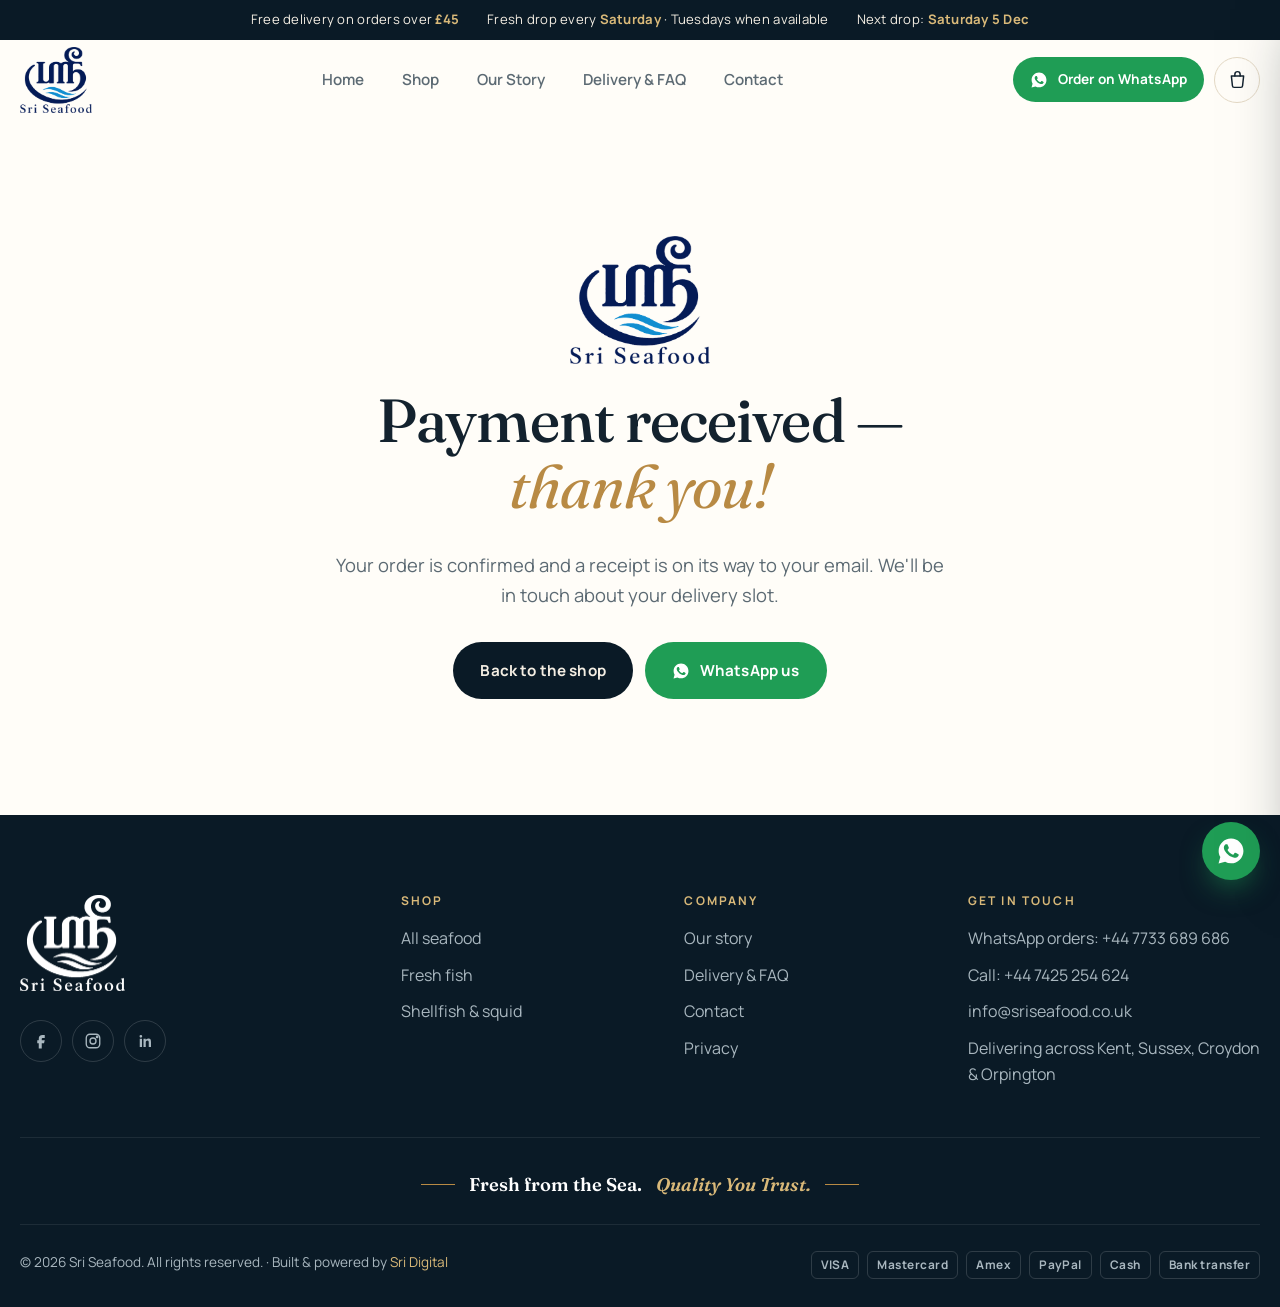
<file: order-success.html>
<!doctype html>
<html lang="en-GB">
<head>
<meta charset="utf-8">
<meta name="viewport" content="width=device-width, initial-scale=1">
<title>Order confirmed | Sri Seafood</title>
<meta name="description" content="Order confirmed | Sri Seafood">
<link rel="canonical" href="https://sriseafood.co.uk/order-success">
<meta name="theme-color" content="#0A1A26">
<meta property="og:type" content="website">
<meta property="og:site_name" content="Sri Seafood">
<meta property="og:title" content="Order confirmed | Sri Seafood">
<meta property="og:description" content="Order confirmed | Sri Seafood">
<meta property="og:url" content="https://sriseafood.co.uk/order-success">
<meta property="og:image" content="https://sriseafood.co.uk/assets/img/og-image.jpg">
<meta name="twitter:card" content="summary_large_image">
<link rel="icon" href="assets/img/favicon.png" type="image/png">
<link rel="apple-touch-icon" href="assets/img/apple-touch-icon.png">
<link rel="preconnect" href="https://fonts.googleapis.com">
<link rel="preconnect" href="https://fonts.gstatic.com" crossorigin>
<link href="https://fonts.googleapis.com/css2?family=Fraunces:ital,opsz,wght@0,9..144,400..700;1,9..144,400..600&family=Manrope:wght@400;500;600;700;800&display=swap" rel="stylesheet">
<link rel="stylesheet" href="assets/css/styles.css">
<script>document.documentElement.classList.add("js")</script>
<meta name="robots" content="noindex">
</head>
<body data-clear-basket>
<a class="sr-only" href="#main">Skip to content</a>
<div class="announce"><div class="wrap"><span>Free delivery on orders over <b>£45</b></span><span>Fresh drop every <b>Saturday</b> · Tuesdays when available</span><span>Next drop: <b data-next-drop>Saturday</b></span></div></div>
<header class="site-header">
  <div class="wrap nav">
    <a class="brand" href="index.html" aria-label="Sri Seafood home"><img class="brand-logo" src="assets/img/logo.png" alt="Sri Seafood" width="420" height="385"></a>
    <nav aria-label="Main"><ul class="nav-links"><li><a href="index.html">Home</a></li><li><a href="shop.html">Shop</a></li><li><a href="about.html">Our Story</a></li><li><a href="delivery.html">Delivery & FAQ</a></li><li><a href="contact.html">Contact</a></li></ul></nav>
    <div class="nav-actions">
      <a class="btn btn--wa btn--sm nav-cta" data-wa-chat="Hello Sri Seafood! I'd like to place an order."><svg viewBox="0 0 24 24" fill="currentColor" aria-hidden="true"><path d="M12.04 2C6.58 2 2.13 6.45 2.13 11.91c0 1.75.46 3.45 1.32 4.95L2.05 22l5.25-1.38a9.9 9.9 0 0 0 4.74 1.21c5.46 0 9.91-4.45 9.91-9.91C21.95 6.45 17.5 2 12.04 2Zm5.8 14.03c-.24.69-1.42 1.32-1.96 1.37-.5.05-1.13.07-1.82-.11-.42-.13-.96-.31-1.65-.61-2.9-1.25-4.8-4.17-4.94-4.36-.15-.2-1.18-1.57-1.18-3 0-1.42.75-2.12 1.01-2.41.27-.29.58-.36.78-.36l.56.01c.18.01.42-.07.66.5.24.58.82 2 .89 2.15.07.15.12.32.02.51-.1.2-.15.32-.29.49-.15.17-.31.38-.44.51-.15.15-.3.31-.13.6.17.29.76 1.25 1.63 2.03 1.12 1 2.07 1.31 2.36 1.46.29.15.46.12.63-.07.17-.2.73-.85.92-1.14.2-.29.39-.24.66-.15.27.1 1.7.8 2 .95.29.15.49.22.56.34.07.12.07.7-.17 1.39Z"/></svg> Order on WhatsApp</a>
      <button class="icon-btn" data-open-basket data-needs-basket aria-label="Open basket"><svg viewBox="0 0 24 24" fill="none" stroke="currentColor" stroke-width="1.7" stroke-linecap="round" stroke-linejoin="round" aria-hidden="true"><path d="M5 8h14l-1.2 11.1a2 2 0 0 1-2 1.9H8.2a2 2 0 0 1-2-1.9L5 8Z"/><path d="M9 8V6a3 3 0 0 1 6 0v2"/></svg><span class="cart-count">0</span></button>
      <button class="icon-btn menu-btn" data-open-menu aria-label="Open menu"><svg viewBox="0 0 24 24" fill="none" stroke="currentColor" stroke-width="1.8" stroke-linecap="round" aria-hidden="true"><path d="M4 8h16M4 16h16"/></svg></button>
    </div>
  </div>
</header>
<div class="mobile-nav" aria-hidden="true">
  <div class="top"><a class="brand" href="index.html" aria-label="Sri Seafood home"><img class="brand-logo" src="assets/img/logo-white.png" alt="Sri Seafood" width="420" height="385" loading="lazy"></a><button class="icon-btn" data-close-menu aria-label="Close menu"><svg viewBox="0 0 24 24" fill="none" stroke="currentColor" stroke-width="2" stroke-linecap="round" aria-hidden="true"><path d="M6 6l12 12M18 6 6 18"/></svg></button></div>
  <ul><li><a href="index.html">Home</a></li><li><a href="shop.html">Shop</a></li><li><a href="about.html">Our Story</a></li><li><a href="delivery.html">Delivery & FAQ</a></li><li><a href="contact.html">Contact</a></li></ul>
  <a class="btn btn--wa btn--block" data-wa-chat="Hello Sri Seafood! I'd like to place an order."><svg viewBox="0 0 24 24" fill="currentColor" aria-hidden="true"><path d="M12.04 2C6.58 2 2.13 6.45 2.13 11.91c0 1.75.46 3.45 1.32 4.95L2.05 22l5.25-1.38a9.9 9.9 0 0 0 4.74 1.21c5.46 0 9.91-4.45 9.91-9.91C21.95 6.45 17.5 2 12.04 2Zm5.8 14.03c-.24.69-1.42 1.32-1.96 1.37-.5.05-1.13.07-1.82-.11-.42-.13-.96-.31-1.65-.61-2.9-1.25-4.8-4.17-4.94-4.36-.15-.2-1.18-1.57-1.18-3 0-1.42.75-2.12 1.01-2.41.27-.29.58-.36.78-.36l.56.01c.18.01.42-.07.66.5.24.58.82 2 .89 2.15.07.15.12.32.02.51-.1.2-.15.32-.29.49-.15.17-.31.38-.44.51-.15.15-.3.31-.13.6.17.29.76 1.25 1.63 2.03 1.12 1 2.07 1.31 2.36 1.46.29.15.46.12.63-.07.17-.2.73-.85.92-1.14.2-.29.39-.24.66-.15.27.1 1.7.8 2 .95.29.15.49.22.56.34.07.12.07.7-.17 1.39Z"/></svg> Order on WhatsApp</a>
  <a class="btn btn--ghost-light btn--block" data-wa-community>Join our WhatsApp community</a>
</div>
<main id="main">

<section class="section"><div class="wrap" style="text-align:center;max-width:680px">
  <div style="display:flex;justify-content:center;margin-bottom:24px"><img src="assets/img/logo.png" alt="Sri Seafood" width="140" height="128"></div>
  <h1 style="font-size:clamp(2.4rem,5vw,3.8rem)">Payment received — <em>thank you!</em></h1>
  <p class="lead" style="margin:0 auto 32px">Your order is confirmed and a receipt is on its way to your email. We'll be in touch about your delivery slot.</p>
  <div style="display:flex;gap:12px;justify-content:center;flex-wrap:wrap"><a class="btn btn--primary" href="shop.html">Back to the shop</a><a class="btn btn--wa" data-wa-chat><svg viewBox="0 0 24 24" fill="currentColor" aria-hidden="true"><path d="M12.04 2C6.58 2 2.13 6.45 2.13 11.91c0 1.75.46 3.45 1.32 4.95L2.05 22l5.25-1.38a9.9 9.9 0 0 0 4.74 1.21c5.46 0 9.91-4.45 9.91-9.91C21.95 6.45 17.5 2 12.04 2Zm5.8 14.03c-.24.69-1.42 1.32-1.96 1.37-.5.05-1.13.07-1.82-.11-.42-.13-.96-.31-1.65-.61-2.9-1.25-4.8-4.17-4.94-4.36-.15-.2-1.18-1.57-1.18-3 0-1.42.75-2.12 1.01-2.41.27-.29.58-.36.78-.36l.56.01c.18.01.42-.07.66.5.24.58.82 2 .89 2.15.07.15.12.32.02.51-.1.2-.15.32-.29.49-.15.17-.31.38-.44.51-.15.15-.3.31-.13.6.17.29.76 1.25 1.63 2.03 1.12 1 2.07 1.31 2.36 1.46.29.15.46.12.63-.07.17-.2.73-.85.92-1.14.2-.29.39-.24.66-.15.27.1 1.7.8 2 .95.29.15.49.22.56.34.07.12.07.7-.17 1.39Z"/></svg> WhatsApp us</a></div>
</div></section>
</main>
<footer class="site-footer">
  <div class="wrap">
    <div class="foot-grid">
      <div>
        <a class="brand" href="index.html" aria-label="Sri Seafood home"><img class="brand-logo" src="assets/img/logo-white.png" alt="Sri Seafood" width="420" height="385" loading="lazy"></a>
        <div class="socials" style="margin-top:22px">
          <a href="https://www.facebook.com/profile.php?id=61592710559635" target="_blank" rel="noopener" aria-label="Facebook"><svg viewBox="0 0 24 24" fill="currentColor" aria-hidden="true"><path d="M14 8h3V4h-3a5 5 0 0 0-5 5v2H7v4h2v7h4v-7h3l1-4h-4V9a1 1 0 0 1 1-1Z"/></svg></a>
          <a href="https://www.instagram.com/sri.seafood/" target="_blank" rel="noopener" aria-label="Instagram"><svg viewBox="0 0 24 24" fill="none" stroke="currentColor" stroke-width="1.8" aria-hidden="true"><rect x="3" y="3" width="18" height="18" rx="5"/><circle cx="12" cy="12" r="4"/><circle cx="17.5" cy="6.5" r="1" fill="currentColor"/></svg></a>
          <a href="https://www.linkedin.com/company/sri-seafood/" target="_blank" rel="noopener" aria-label="LinkedIn"><svg viewBox="0 0 24 24" fill="currentColor" aria-hidden="true"><path d="M5 9h3v11H5zM6.5 4a1.8 1.8 0 1 1 0 3.6 1.8 1.8 0 0 1 0-3.6ZM10 9h3v1.6c.5-.9 1.7-1.9 3.5-1.9 3.2 0 3.5 2.1 3.5 4.8V20h-3v-5.6c0-1.3 0-3-1.8-3s-2.2 1.4-2.2 2.9V20h-3z"/></svg></a>
        </div>
      </div>
      <div><h4>Shop</h4><ul><li><a href="shop.html">All seafood</a></li><li><a href="shop.html?cat=fish">Fresh fish</a></li><li><a href="shop.html?cat=shellfish">Shellfish &amp; squid</a></li><li hidden data-games><a href="#">Play Sri Seafood Games</a></li></ul></div>
      <div><h4>Company</h4><ul><li><a href="about.html">Our story</a></li><li><a href="delivery.html">Delivery &amp; FAQ</a></li><li><a href="contact.html">Contact</a></li><li><a href="privacy.html">Privacy</a></li></ul></div>
      <div><h4>Get in touch</h4><ul>
        <li><a data-wa-chat>WhatsApp orders: +44 7733 689 686</a></li>
        <li><a href="tel:+447425254624">Call: +44 7425 254 624</a></li>
        <li><a href="mailto:info@sriseafood.co.uk">info@sriseafood.co.uk</a></li>
        <li>Delivering across Kent, Sussex, Croydon &amp; Orpington</li></ul></div>
    </div>
    <div class="on-navy" style="text-align:center;padding:28px 0;border-bottom:1px solid rgba(255,255,255,.08)"><span class="tagline">Fresh from the Sea. <em>Quality You Trust.</em></span></div>
    <div class="foot-base">
      <span>© <span data-year>2026</span> Sri Seafood. All rights reserved. · Built &amp; powered by <a href="https://sridigital.co.uk" target="_blank" rel="noopener" style="color:var(--gold-2)">Sri Digital</a></span>
      <div class="pay-row" aria-label="Payment methods"><span>VISA</span><span>Mastercard</span><span>Amex</span><span>PayPal</span><span>Cash</span><span>Bank transfer</span></div>
    </div>
  </div>
</footer>
<a class="wa-float" data-wa-chat="Hello Sri Seafood!" aria-label="Chat with us on WhatsApp"><svg viewBox="0 0 24 24" fill="currentColor" aria-hidden="true"><path d="M12.04 2C6.58 2 2.13 6.45 2.13 11.91c0 1.75.46 3.45 1.32 4.95L2.05 22l5.25-1.38a9.9 9.9 0 0 0 4.74 1.21c5.46 0 9.91-4.45 9.91-9.91C21.95 6.45 17.5 2 12.04 2Zm5.8 14.03c-.24.69-1.42 1.32-1.96 1.37-.5.05-1.13.07-1.82-.11-.42-.13-.96-.31-1.65-.61-2.9-1.25-4.8-4.17-4.94-4.36-.15-.2-1.18-1.57-1.18-3 0-1.42.75-2.12 1.01-2.41.27-.29.58-.36.78-.36l.56.01c.18.01.42-.07.66.5.24.58.82 2 .89 2.15.07.15.12.32.02.51-.1.2-.15.32-.29.49-.15.17-.31.38-.44.51-.15.15-.3.31-.13.6.17.29.76 1.25 1.63 2.03 1.12 1 2.07 1.31 2.36 1.46.29.15.46.12.63-.07.17-.2.73-.85.92-1.14.2-.29.39-.24.66-.15.27.1 1.7.8 2 .95.29.15.49.22.56.34.07.12.07.7-.17 1.39Z"/></svg></a>
<script src="assets/js/config.js"></script>
<script src="assets/js/products.js"></script>
<script src="assets/js/app.js"></script>
</body>
</html>
</file>
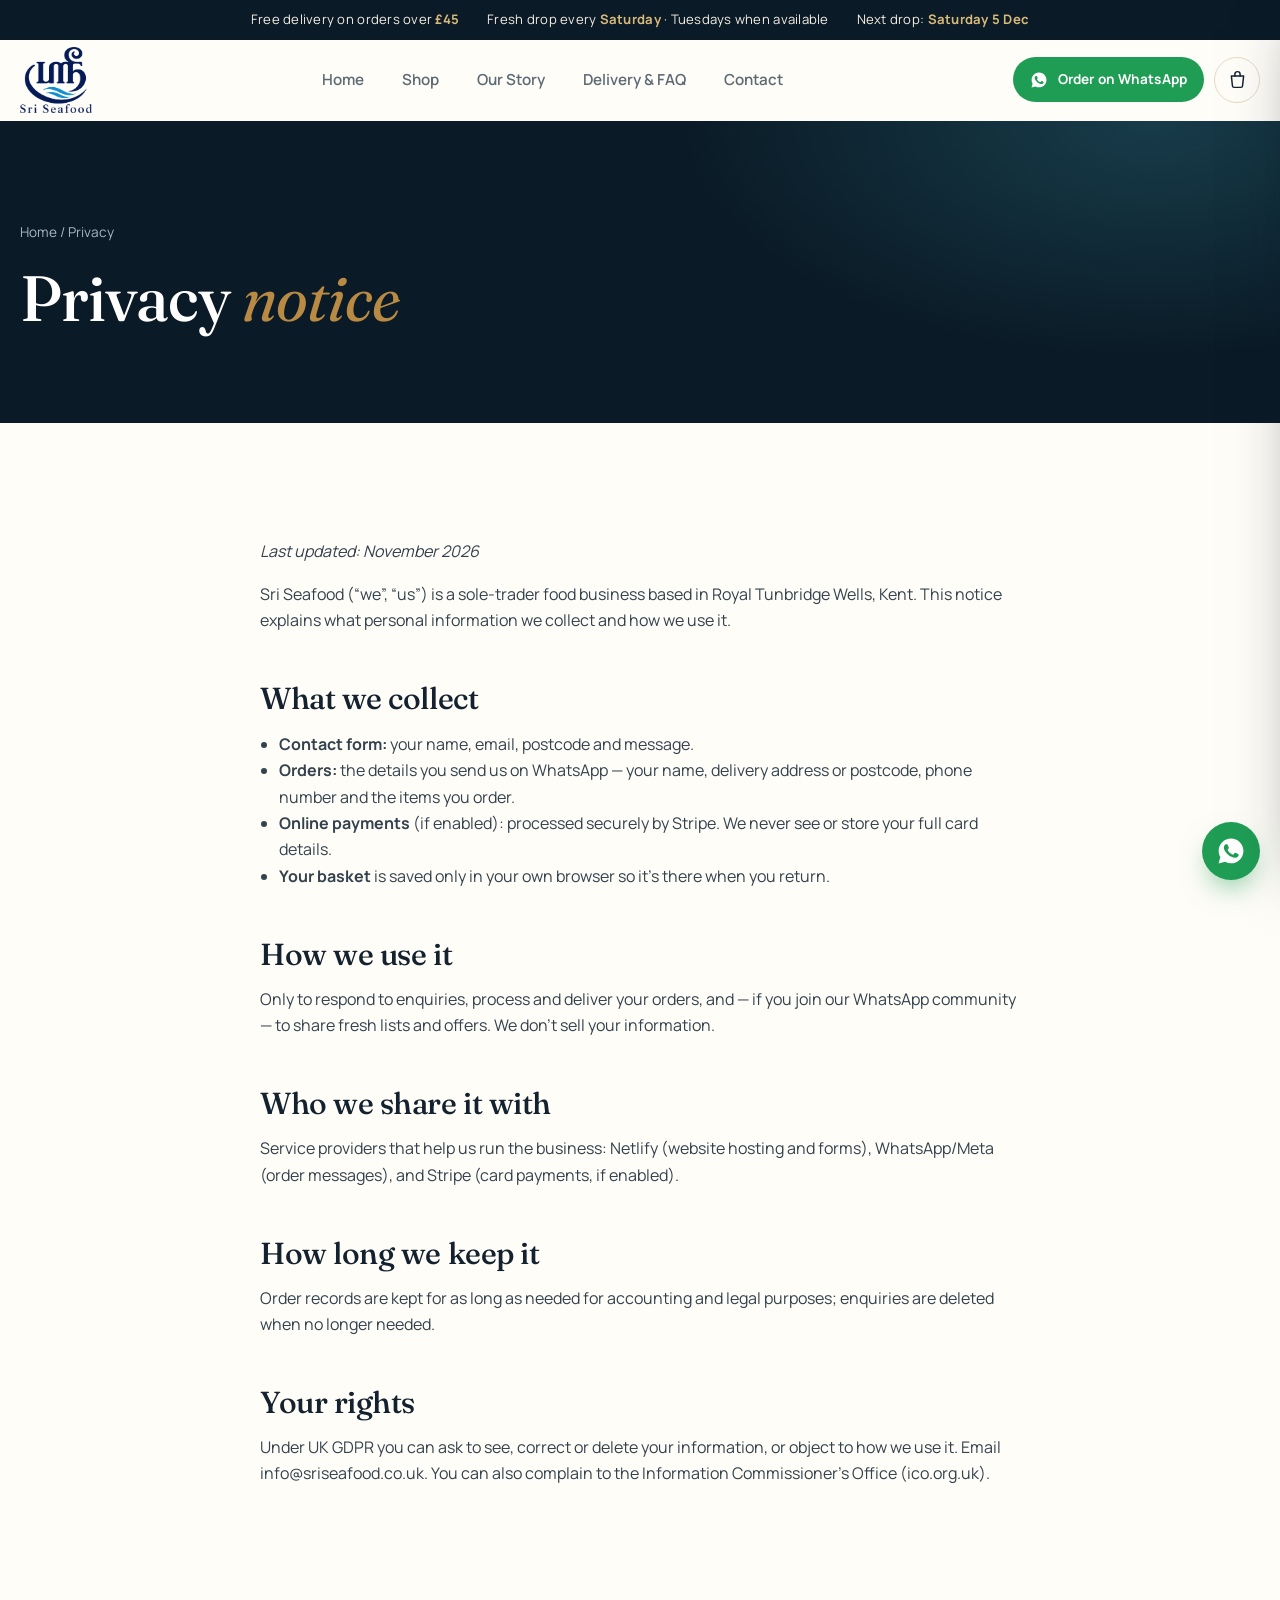
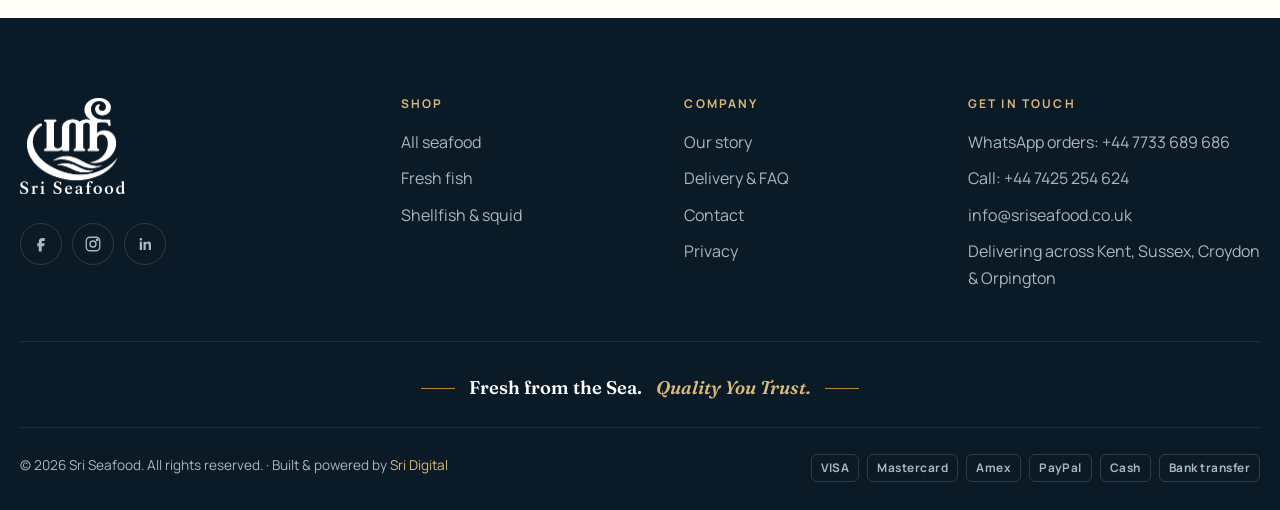
<file: privacy.html>
<!doctype html>
<html lang="en-GB">
<head>
<meta charset="utf-8">
<meta name="viewport" content="width=device-width, initial-scale=1">
<title>Privacy Notice | Sri Seafood</title>
<meta name="description" content="How Sri Seafood collects and uses your personal information.">
<link rel="canonical" href="https://sriseafood.co.uk/privacy">
<meta name="theme-color" content="#0A1A26">
<meta property="og:type" content="website">
<meta property="og:site_name" content="Sri Seafood">
<meta property="og:title" content="Privacy Notice | Sri Seafood">
<meta property="og:description" content="How Sri Seafood collects and uses your personal information.">
<meta property="og:url" content="https://sriseafood.co.uk/privacy">
<meta property="og:image" content="https://sriseafood.co.uk/assets/img/og-image.jpg">
<meta name="twitter:card" content="summary_large_image">
<link rel="icon" href="assets/img/favicon.png" type="image/png">
<link rel="apple-touch-icon" href="assets/img/apple-touch-icon.png">
<link rel="preconnect" href="https://fonts.googleapis.com">
<link rel="preconnect" href="https://fonts.gstatic.com" crossorigin>
<link href="https://fonts.googleapis.com/css2?family=Fraunces:ital,opsz,wght@0,9..144,400..700;1,9..144,400..600&family=Manrope:wght@400;500;600;700;800&display=swap" rel="stylesheet">
<link rel="stylesheet" href="assets/css/styles.css">
<script>document.documentElement.classList.add("js")</script>
<meta name="robots" content="noindex">
</head>
<body>
<a class="sr-only" href="#main">Skip to content</a>
<div class="announce"><div class="wrap"><span>Free delivery on orders over <b>£45</b></span><span>Fresh drop every <b>Saturday</b> · Tuesdays when available</span><span>Next drop: <b data-next-drop>Saturday</b></span></div></div>
<header class="site-header">
  <div class="wrap nav">
    <a class="brand" href="index.html" aria-label="Sri Seafood home"><img class="brand-logo" src="assets/img/logo.png" alt="Sri Seafood" width="420" height="385"></a>
    <nav aria-label="Main"><ul class="nav-links"><li><a href="index.html">Home</a></li><li><a href="shop.html">Shop</a></li><li><a href="about.html">Our Story</a></li><li><a href="delivery.html">Delivery & FAQ</a></li><li><a href="contact.html">Contact</a></li></ul></nav>
    <div class="nav-actions">
      <a class="btn btn--wa btn--sm nav-cta" data-wa-chat="Hello Sri Seafood! I'd like to place an order."><svg viewBox="0 0 24 24" fill="currentColor" aria-hidden="true"><path d="M12.04 2C6.58 2 2.13 6.45 2.13 11.91c0 1.75.46 3.45 1.32 4.95L2.05 22l5.25-1.38a9.9 9.9 0 0 0 4.74 1.21c5.46 0 9.91-4.45 9.91-9.91C21.95 6.45 17.5 2 12.04 2Zm5.8 14.03c-.24.69-1.42 1.32-1.96 1.37-.5.05-1.13.07-1.82-.11-.42-.13-.96-.31-1.65-.61-2.9-1.25-4.8-4.17-4.94-4.36-.15-.2-1.18-1.57-1.18-3 0-1.42.75-2.12 1.01-2.41.27-.29.58-.36.78-.36l.56.01c.18.01.42-.07.66.5.24.58.82 2 .89 2.15.07.15.12.32.02.51-.1.2-.15.32-.29.49-.15.17-.31.38-.44.51-.15.15-.3.31-.13.6.17.29.76 1.25 1.63 2.03 1.12 1 2.07 1.31 2.36 1.46.29.15.46.12.63-.07.17-.2.73-.85.92-1.14.2-.29.39-.24.66-.15.27.1 1.7.8 2 .95.29.15.49.22.56.34.07.12.07.7-.17 1.39Z"/></svg> Order on WhatsApp</a>
      <button class="icon-btn" data-open-basket data-needs-basket aria-label="Open basket"><svg viewBox="0 0 24 24" fill="none" stroke="currentColor" stroke-width="1.7" stroke-linecap="round" stroke-linejoin="round" aria-hidden="true"><path d="M5 8h14l-1.2 11.1a2 2 0 0 1-2 1.9H8.2a2 2 0 0 1-2-1.9L5 8Z"/><path d="M9 8V6a3 3 0 0 1 6 0v2"/></svg><span class="cart-count">0</span></button>
      <button class="icon-btn menu-btn" data-open-menu aria-label="Open menu"><svg viewBox="0 0 24 24" fill="none" stroke="currentColor" stroke-width="1.8" stroke-linecap="round" aria-hidden="true"><path d="M4 8h16M4 16h16"/></svg></button>
    </div>
  </div>
</header>
<div class="mobile-nav" aria-hidden="true">
  <div class="top"><a class="brand" href="index.html" aria-label="Sri Seafood home"><img class="brand-logo" src="assets/img/logo-white.png" alt="Sri Seafood" width="420" height="385" loading="lazy"></a><button class="icon-btn" data-close-menu aria-label="Close menu"><svg viewBox="0 0 24 24" fill="none" stroke="currentColor" stroke-width="2" stroke-linecap="round" aria-hidden="true"><path d="M6 6l12 12M18 6 6 18"/></svg></button></div>
  <ul><li><a href="index.html">Home</a></li><li><a href="shop.html">Shop</a></li><li><a href="about.html">Our Story</a></li><li><a href="delivery.html">Delivery & FAQ</a></li><li><a href="contact.html">Contact</a></li></ul>
  <a class="btn btn--wa btn--block" data-wa-chat="Hello Sri Seafood! I'd like to place an order."><svg viewBox="0 0 24 24" fill="currentColor" aria-hidden="true"><path d="M12.04 2C6.58 2 2.13 6.45 2.13 11.91c0 1.75.46 3.45 1.32 4.95L2.05 22l5.25-1.38a9.9 9.9 0 0 0 4.74 1.21c5.46 0 9.91-4.45 9.91-9.91C21.95 6.45 17.5 2 12.04 2Zm5.8 14.03c-.24.69-1.42 1.32-1.96 1.37-.5.05-1.13.07-1.82-.11-.42-.13-.96-.31-1.65-.61-2.9-1.25-4.8-4.17-4.94-4.36-.15-.2-1.18-1.57-1.18-3 0-1.42.75-2.12 1.01-2.41.27-.29.58-.36.78-.36l.56.01c.18.01.42-.07.66.5.24.58.82 2 .89 2.15.07.15.12.32.02.51-.1.2-.15.32-.29.49-.15.17-.31.38-.44.51-.15.15-.3.31-.13.6.17.29.76 1.25 1.63 2.03 1.12 1 2.07 1.31 2.36 1.46.29.15.46.12.63-.07.17-.2.73-.85.92-1.14.2-.29.39-.24.66-.15.27.1 1.7.8 2 .95.29.15.49.22.56.34.07.12.07.7-.17 1.39Z"/></svg> Order on WhatsApp</a>
  <a class="btn btn--ghost-light btn--block" data-wa-community>Join our WhatsApp community</a>
</div>
<main id="main">

<section class="page-hero"><div class="wrap"><nav class="crumbs"><a href="index.html">Home</a> / Privacy</nav><h1>Privacy <em>notice</em></h1></div></section>
<section class="section"><div class="wrap prose">
<p><i>Last updated: November 2026</i></p>
<p>Sri Seafood (“we”, “us”) is a sole-trader food business based in Royal Tunbridge Wells, Kent. This notice explains what personal information we collect and how we use it.</p>
<h2>What we collect</h2>
<ul><li><b>Contact form:</b> your name, email, postcode and message.</li><li><b>Orders:</b> the details you send us on WhatsApp — your name, delivery address or postcode, phone number and the items you order.</li><li><b>Online payments</b> (if enabled): processed securely by Stripe. We never see or store your full card details.</li><li><b>Your basket</b> is saved only in your own browser so it's there when you return.</li></ul>
<h2>How we use it</h2>
<p>Only to respond to enquiries, process and deliver your orders, and — if you join our WhatsApp community — to share fresh lists and offers. We don't sell your information.</p>
<h2>Who we share it with</h2>
<p>Service providers that help us run the business: Netlify (website hosting and forms), WhatsApp/Meta (order messages), and Stripe (card payments, if enabled).</p>
<h2>How long we keep it</h2>
<p>Order records are kept for as long as needed for accounting and legal purposes; enquiries are deleted when no longer needed.</p>
<h2>Your rights</h2>
<p>Under UK GDPR you can ask to see, correct or delete your information, or object to how we use it. Email <a href="mailto:info@sriseafood.co.uk">info@sriseafood.co.uk</a>. You can also complain to the Information Commissioner's Office (ico.org.uk).</p>
</div></section>
</main>
<footer class="site-footer">
  <div class="wrap">
    <div class="foot-grid">
      <div>
        <a class="brand" href="index.html" aria-label="Sri Seafood home"><img class="brand-logo" src="assets/img/logo-white.png" alt="Sri Seafood" width="420" height="385" loading="lazy"></a>
        <div class="socials" style="margin-top:22px">
          <a href="https://www.facebook.com/profile.php?id=61592710559635" target="_blank" rel="noopener" aria-label="Facebook"><svg viewBox="0 0 24 24" fill="currentColor" aria-hidden="true"><path d="M14 8h3V4h-3a5 5 0 0 0-5 5v2H7v4h2v7h4v-7h3l1-4h-4V9a1 1 0 0 1 1-1Z"/></svg></a>
          <a href="https://www.instagram.com/sri.seafood/" target="_blank" rel="noopener" aria-label="Instagram"><svg viewBox="0 0 24 24" fill="none" stroke="currentColor" stroke-width="1.8" aria-hidden="true"><rect x="3" y="3" width="18" height="18" rx="5"/><circle cx="12" cy="12" r="4"/><circle cx="17.5" cy="6.5" r="1" fill="currentColor"/></svg></a>
          <a href="https://www.linkedin.com/company/sri-seafood/" target="_blank" rel="noopener" aria-label="LinkedIn"><svg viewBox="0 0 24 24" fill="currentColor" aria-hidden="true"><path d="M5 9h3v11H5zM6.5 4a1.8 1.8 0 1 1 0 3.6 1.8 1.8 0 0 1 0-3.6ZM10 9h3v1.6c.5-.9 1.7-1.9 3.5-1.9 3.2 0 3.5 2.1 3.5 4.8V20h-3v-5.6c0-1.3 0-3-1.8-3s-2.2 1.4-2.2 2.9V20h-3z"/></svg></a>
        </div>
      </div>
      <div><h4>Shop</h4><ul><li><a href="shop.html">All seafood</a></li><li><a href="shop.html?cat=fish">Fresh fish</a></li><li><a href="shop.html?cat=shellfish">Shellfish &amp; squid</a></li><li hidden data-games><a href="#">Play Sri Seafood Games</a></li></ul></div>
      <div><h4>Company</h4><ul><li><a href="about.html">Our story</a></li><li><a href="delivery.html">Delivery &amp; FAQ</a></li><li><a href="contact.html">Contact</a></li><li><a href="privacy.html">Privacy</a></li></ul></div>
      <div><h4>Get in touch</h4><ul>
        <li><a data-wa-chat>WhatsApp orders: +44 7733 689 686</a></li>
        <li><a href="tel:+447425254624">Call: +44 7425 254 624</a></li>
        <li><a href="mailto:info@sriseafood.co.uk">info@sriseafood.co.uk</a></li>
        <li>Delivering across Kent, Sussex, Croydon &amp; Orpington</li></ul></div>
    </div>
    <div class="on-navy" style="text-align:center;padding:28px 0;border-bottom:1px solid rgba(255,255,255,.08)"><span class="tagline">Fresh from the Sea. <em>Quality You Trust.</em></span></div>
    <div class="foot-base">
      <span>© <span data-year>2026</span> Sri Seafood. All rights reserved. · Built &amp; powered by <a href="https://sridigital.co.uk" target="_blank" rel="noopener" style="color:var(--gold-2)">Sri Digital</a></span>
      <div class="pay-row" aria-label="Payment methods"><span>VISA</span><span>Mastercard</span><span>Amex</span><span>PayPal</span><span>Cash</span><span>Bank transfer</span></div>
    </div>
  </div>
</footer>
<a class="wa-float" data-wa-chat="Hello Sri Seafood!" aria-label="Chat with us on WhatsApp"><svg viewBox="0 0 24 24" fill="currentColor" aria-hidden="true"><path d="M12.04 2C6.58 2 2.13 6.45 2.13 11.91c0 1.75.46 3.45 1.32 4.95L2.05 22l5.25-1.38a9.9 9.9 0 0 0 4.74 1.21c5.46 0 9.91-4.45 9.91-9.91C21.95 6.45 17.5 2 12.04 2Zm5.8 14.03c-.24.69-1.42 1.32-1.96 1.37-.5.05-1.13.07-1.82-.11-.42-.13-.96-.31-1.65-.61-2.9-1.25-4.8-4.17-4.94-4.36-.15-.2-1.18-1.57-1.18-3 0-1.42.75-2.12 1.01-2.41.27-.29.58-.36.78-.36l.56.01c.18.01.42-.07.66.5.24.58.82 2 .89 2.15.07.15.12.32.02.51-.1.2-.15.32-.29.49-.15.17-.31.38-.44.51-.15.15-.3.31-.13.6.17.29.76 1.25 1.63 2.03 1.12 1 2.07 1.31 2.36 1.46.29.15.46.12.63-.07.17-.2.73-.85.92-1.14.2-.29.39-.24.66-.15.27.1 1.7.8 2 .95.29.15.49.22.56.34.07.12.07.7-.17 1.39Z"/></svg></a>
<script src="assets/js/config.js"></script>
<script src="assets/js/products.js"></script>
<script src="assets/js/app.js"></script>
</body>
</html>
</file>
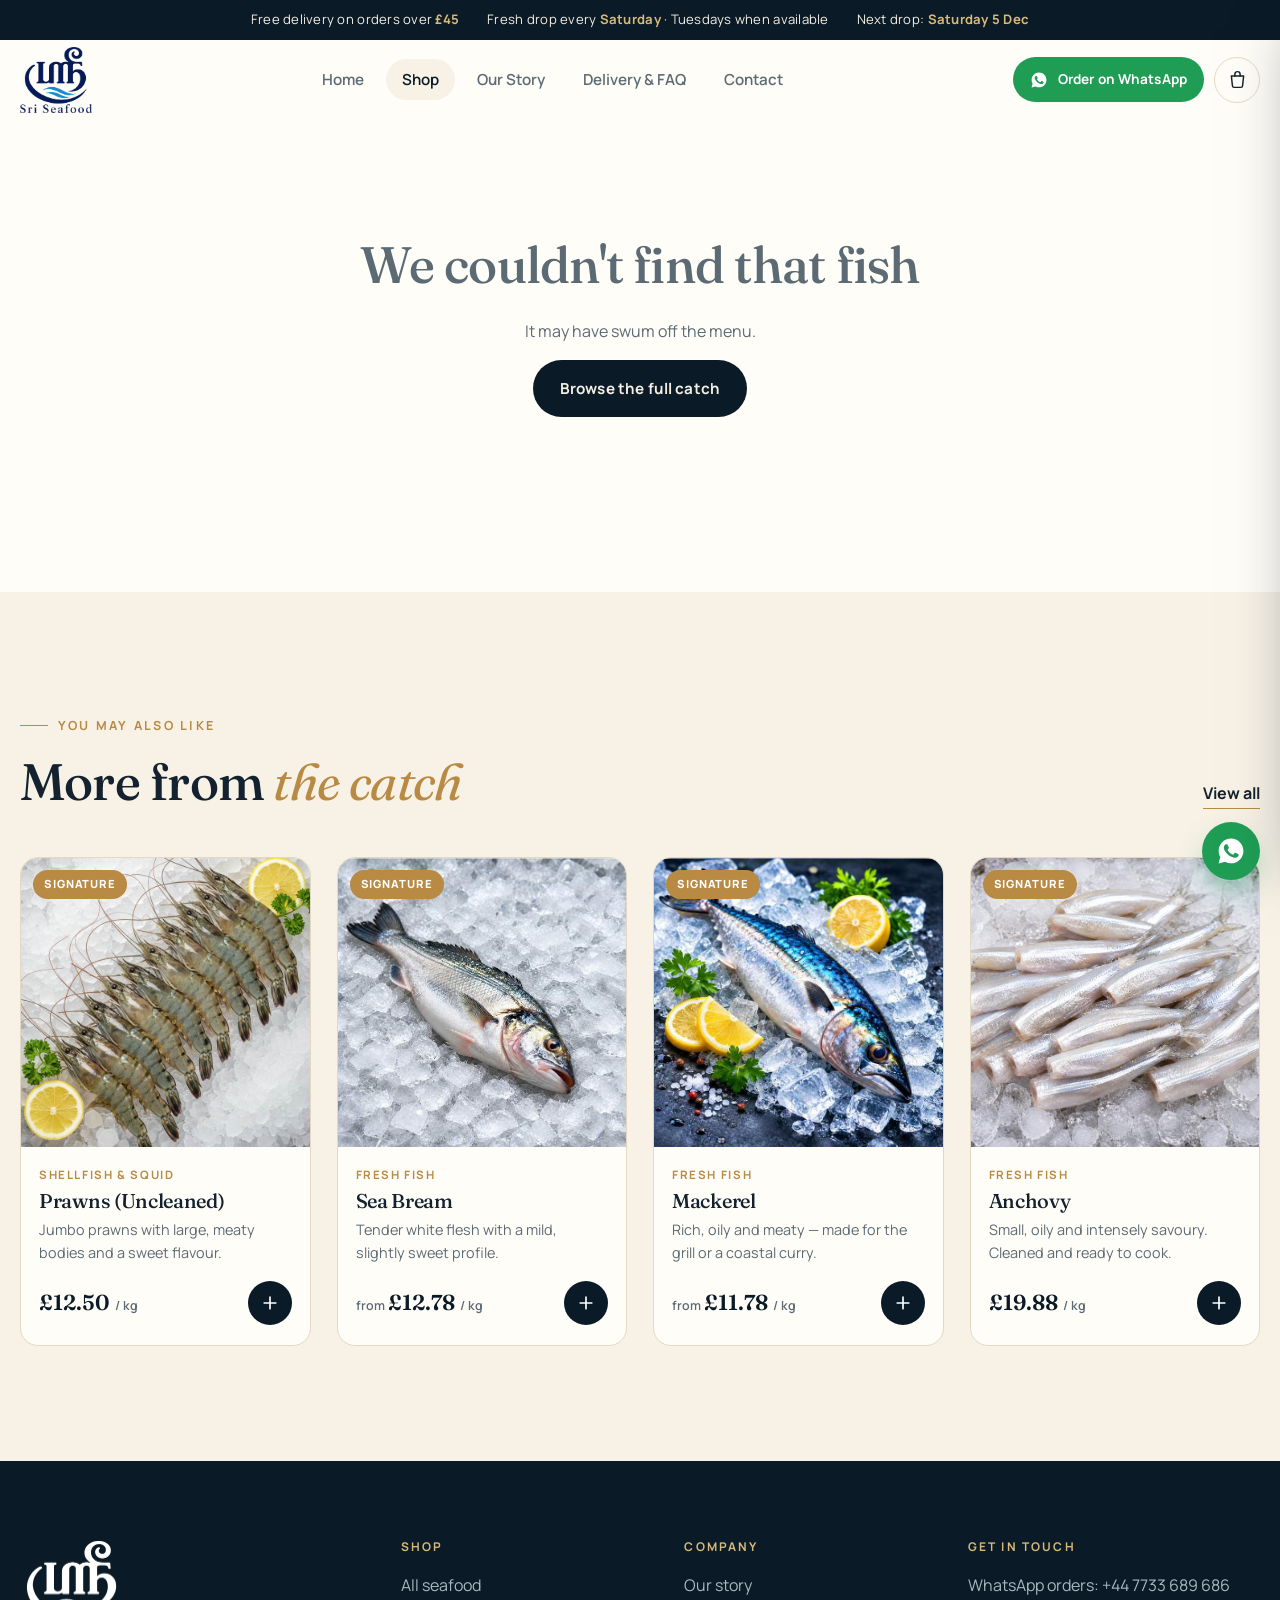
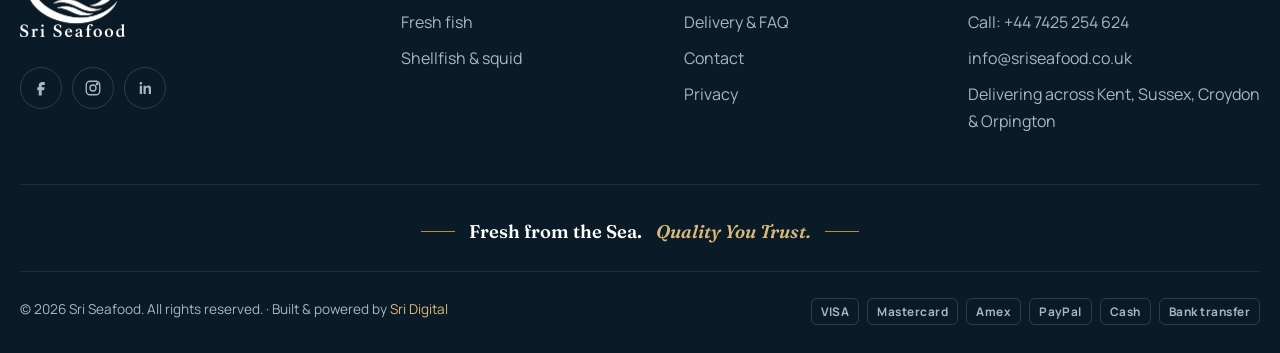
<file: product.html>
<!doctype html>
<html lang="en-GB">
<head>
<meta charset="utf-8">
<meta name="viewport" content="width=device-width, initial-scale=1">
<title>Fresh Seafood | Sri Seafood</title>
<meta name="description" content="Premium fresh seafood from Sri Seafood, cut to order and delivered across Kent.">
<link rel="canonical" href="https://sriseafood.co.uk/product">
<meta name="theme-color" content="#0A1A26">
<meta property="og:type" content="website">
<meta property="og:site_name" content="Sri Seafood">
<meta property="og:title" content="Fresh Seafood | Sri Seafood">
<meta property="og:description" content="Premium fresh seafood from Sri Seafood, cut to order and delivered across Kent.">
<meta property="og:url" content="https://sriseafood.co.uk/product">
<meta property="og:image" content="https://sriseafood.co.uk/assets/img/og-image.jpg">
<meta name="twitter:card" content="summary_large_image">
<link rel="icon" href="assets/img/favicon.png" type="image/png">
<link rel="apple-touch-icon" href="assets/img/apple-touch-icon.png">
<link rel="preconnect" href="https://fonts.googleapis.com">
<link rel="preconnect" href="https://fonts.gstatic.com" crossorigin>
<link href="https://fonts.googleapis.com/css2?family=Fraunces:ital,opsz,wght@0,9..144,400..700;1,9..144,400..600&family=Manrope:wght@400;500;600;700;800&display=swap" rel="stylesheet">
<link rel="stylesheet" href="assets/css/styles.css">
<script>document.documentElement.classList.add("js")</script>
</head>
<body>
<a class="sr-only" href="#main">Skip to content</a>
<div class="announce"><div class="wrap"><span>Free delivery on orders over <b>£45</b></span><span>Fresh drop every <b>Saturday</b> · Tuesdays when available</span><span>Next drop: <b data-next-drop>Saturday</b></span></div></div>
<header class="site-header">
  <div class="wrap nav">
    <a class="brand" href="index.html" aria-label="Sri Seafood home"><img class="brand-logo" src="assets/img/logo.png" alt="Sri Seafood" width="420" height="385"></a>
    <nav aria-label="Main"><ul class="nav-links"><li><a href="index.html">Home</a></li><li><a href="shop.html">Shop</a></li><li><a href="about.html">Our Story</a></li><li><a href="delivery.html">Delivery & FAQ</a></li><li><a href="contact.html">Contact</a></li></ul></nav>
    <div class="nav-actions">
      <a class="btn btn--wa btn--sm nav-cta" data-wa-chat="Hello Sri Seafood! I'd like to place an order."><svg viewBox="0 0 24 24" fill="currentColor" aria-hidden="true"><path d="M12.04 2C6.58 2 2.13 6.45 2.13 11.91c0 1.75.46 3.45 1.32 4.95L2.05 22l5.25-1.38a9.9 9.9 0 0 0 4.74 1.21c5.46 0 9.91-4.45 9.91-9.91C21.95 6.45 17.5 2 12.04 2Zm5.8 14.03c-.24.69-1.42 1.32-1.96 1.37-.5.05-1.13.07-1.82-.11-.42-.13-.96-.31-1.65-.61-2.9-1.25-4.8-4.17-4.94-4.36-.15-.2-1.18-1.57-1.18-3 0-1.42.75-2.12 1.01-2.41.27-.29.58-.36.78-.36l.56.01c.18.01.42-.07.66.5.24.58.82 2 .89 2.15.07.15.12.32.02.51-.1.2-.15.32-.29.49-.15.17-.31.38-.44.51-.15.15-.3.31-.13.6.17.29.76 1.25 1.63 2.03 1.12 1 2.07 1.31 2.36 1.46.29.15.46.12.63-.07.17-.2.73-.85.92-1.14.2-.29.39-.24.66-.15.27.1 1.7.8 2 .95.29.15.49.22.56.34.07.12.07.7-.17 1.39Z"/></svg> Order on WhatsApp</a>
      <button class="icon-btn" data-open-basket data-needs-basket aria-label="Open basket"><svg viewBox="0 0 24 24" fill="none" stroke="currentColor" stroke-width="1.7" stroke-linecap="round" stroke-linejoin="round" aria-hidden="true"><path d="M5 8h14l-1.2 11.1a2 2 0 0 1-2 1.9H8.2a2 2 0 0 1-2-1.9L5 8Z"/><path d="M9 8V6a3 3 0 0 1 6 0v2"/></svg><span class="cart-count">0</span></button>
      <button class="icon-btn menu-btn" data-open-menu aria-label="Open menu"><svg viewBox="0 0 24 24" fill="none" stroke="currentColor" stroke-width="1.8" stroke-linecap="round" aria-hidden="true"><path d="M4 8h16M4 16h16"/></svg></button>
    </div>
  </div>
</header>
<div class="mobile-nav" aria-hidden="true">
  <div class="top"><a class="brand" href="index.html" aria-label="Sri Seafood home"><img class="brand-logo" src="assets/img/logo-white.png" alt="Sri Seafood" width="420" height="385" loading="lazy"></a><button class="icon-btn" data-close-menu aria-label="Close menu"><svg viewBox="0 0 24 24" fill="none" stroke="currentColor" stroke-width="2" stroke-linecap="round" aria-hidden="true"><path d="M6 6l12 12M18 6 6 18"/></svg></button></div>
  <ul><li><a href="index.html">Home</a></li><li><a href="shop.html">Shop</a></li><li><a href="about.html">Our Story</a></li><li><a href="delivery.html">Delivery & FAQ</a></li><li><a href="contact.html">Contact</a></li></ul>
  <a class="btn btn--wa btn--block" data-wa-chat="Hello Sri Seafood! I'd like to place an order."><svg viewBox="0 0 24 24" fill="currentColor" aria-hidden="true"><path d="M12.04 2C6.58 2 2.13 6.45 2.13 11.91c0 1.75.46 3.45 1.32 4.95L2.05 22l5.25-1.38a9.9 9.9 0 0 0 4.74 1.21c5.46 0 9.91-4.45 9.91-9.91C21.95 6.45 17.5 2 12.04 2Zm5.8 14.03c-.24.69-1.42 1.32-1.96 1.37-.5.05-1.13.07-1.82-.11-.42-.13-.96-.31-1.65-.61-2.9-1.25-4.8-4.17-4.94-4.36-.15-.2-1.18-1.57-1.18-3 0-1.42.75-2.12 1.01-2.41.27-.29.58-.36.78-.36l.56.01c.18.01.42-.07.66.5.24.58.82 2 .89 2.15.07.15.12.32.02.51-.1.2-.15.32-.29.49-.15.17-.31.38-.44.51-.15.15-.3.31-.13.6.17.29.76 1.25 1.63 2.03 1.12 1 2.07 1.31 2.36 1.46.29.15.46.12.63-.07.17-.2.73-.85.92-1.14.2-.29.39-.24.66-.15.27.1 1.7.8 2 .95.29.15.49.22.56.34.07.12.07.7-.17 1.39Z"/></svg> Order on WhatsApp</a>
  <a class="btn btn--ghost-light btn--block" data-wa-community>Join our WhatsApp community</a>
</div>
<main id="main">

<section class="section" style="padding-top:56px"><div class="wrap"><div class="pdp" id="pdp"></div></div></section>
<section class="section section--cream"><div class="wrap">
  <div class="section-head"><div><span class="eyebrow">You may also like</span><h2>More from <em>the catch</em></h2></div><a class="link-arrow" href="shop.html">View all</a></div>
  <div class="grid grid--4" data-products="related" data-limit="4"></div>
</div></section>
</main>
<footer class="site-footer">
  <div class="wrap">
    <div class="foot-grid">
      <div>
        <a class="brand" href="index.html" aria-label="Sri Seafood home"><img class="brand-logo" src="assets/img/logo-white.png" alt="Sri Seafood" width="420" height="385" loading="lazy"></a>
        <div class="socials" style="margin-top:22px">
          <a href="https://www.facebook.com/profile.php?id=61592710559635" target="_blank" rel="noopener" aria-label="Facebook"><svg viewBox="0 0 24 24" fill="currentColor" aria-hidden="true"><path d="M14 8h3V4h-3a5 5 0 0 0-5 5v2H7v4h2v7h4v-7h3l1-4h-4V9a1 1 0 0 1 1-1Z"/></svg></a>
          <a href="https://www.instagram.com/sri.seafood/" target="_blank" rel="noopener" aria-label="Instagram"><svg viewBox="0 0 24 24" fill="none" stroke="currentColor" stroke-width="1.8" aria-hidden="true"><rect x="3" y="3" width="18" height="18" rx="5"/><circle cx="12" cy="12" r="4"/><circle cx="17.5" cy="6.5" r="1" fill="currentColor"/></svg></a>
          <a href="https://www.linkedin.com/company/sri-seafood/" target="_blank" rel="noopener" aria-label="LinkedIn"><svg viewBox="0 0 24 24" fill="currentColor" aria-hidden="true"><path d="M5 9h3v11H5zM6.5 4a1.8 1.8 0 1 1 0 3.6 1.8 1.8 0 0 1 0-3.6ZM10 9h3v1.6c.5-.9 1.7-1.9 3.5-1.9 3.2 0 3.5 2.1 3.5 4.8V20h-3v-5.6c0-1.3 0-3-1.8-3s-2.2 1.4-2.2 2.9V20h-3z"/></svg></a>
        </div>
      </div>
      <div><h4>Shop</h4><ul><li><a href="shop.html">All seafood</a></li><li><a href="shop.html?cat=fish">Fresh fish</a></li><li><a href="shop.html?cat=shellfish">Shellfish &amp; squid</a></li><li hidden data-games><a href="#">Play Sri Seafood Games</a></li></ul></div>
      <div><h4>Company</h4><ul><li><a href="about.html">Our story</a></li><li><a href="delivery.html">Delivery &amp; FAQ</a></li><li><a href="contact.html">Contact</a></li><li><a href="privacy.html">Privacy</a></li></ul></div>
      <div><h4>Get in touch</h4><ul>
        <li><a data-wa-chat>WhatsApp orders: +44 7733 689 686</a></li>
        <li><a href="tel:+447425254624">Call: +44 7425 254 624</a></li>
        <li><a href="mailto:info@sriseafood.co.uk">info@sriseafood.co.uk</a></li>
        <li>Delivering across Kent, Sussex, Croydon &amp; Orpington</li></ul></div>
    </div>
    <div class="on-navy" style="text-align:center;padding:28px 0;border-bottom:1px solid rgba(255,255,255,.08)"><span class="tagline">Fresh from the Sea. <em>Quality You Trust.</em></span></div>
    <div class="foot-base">
      <span>© <span data-year>2026</span> Sri Seafood. All rights reserved. · Built &amp; powered by <a href="https://sridigital.co.uk" target="_blank" rel="noopener" style="color:var(--gold-2)">Sri Digital</a></span>
      <div class="pay-row" aria-label="Payment methods"><span>VISA</span><span>Mastercard</span><span>Amex</span><span>PayPal</span><span>Cash</span><span>Bank transfer</span></div>
    </div>
  </div>
</footer>
<a class="wa-float" data-wa-chat="Hello Sri Seafood!" aria-label="Chat with us on WhatsApp"><svg viewBox="0 0 24 24" fill="currentColor" aria-hidden="true"><path d="M12.04 2C6.58 2 2.13 6.45 2.13 11.91c0 1.75.46 3.45 1.32 4.95L2.05 22l5.25-1.38a9.9 9.9 0 0 0 4.74 1.21c5.46 0 9.91-4.45 9.91-9.91C21.95 6.45 17.5 2 12.04 2Zm5.8 14.03c-.24.69-1.42 1.32-1.96 1.37-.5.05-1.13.07-1.82-.11-.42-.13-.96-.31-1.65-.61-2.9-1.25-4.8-4.17-4.94-4.36-.15-.2-1.18-1.57-1.18-3 0-1.42.75-2.12 1.01-2.41.27-.29.58-.36.78-.36l.56.01c.18.01.42-.07.66.5.24.58.82 2 .89 2.15.07.15.12.32.02.51-.1.2-.15.32-.29.49-.15.17-.31.38-.44.51-.15.15-.3.31-.13.6.17.29.76 1.25 1.63 2.03 1.12 1 2.07 1.31 2.36 1.46.29.15.46.12.63-.07.17-.2.73-.85.92-1.14.2-.29.39-.24.66-.15.27.1 1.7.8 2 .95.29.15.49.22.56.34.07.12.07.7-.17 1.39Z"/></svg></a>
<script src="assets/js/config.js"></script>
<script src="assets/js/products.js"></script>
<script src="assets/js/app.js"></script>
</body>
</html>
</file>
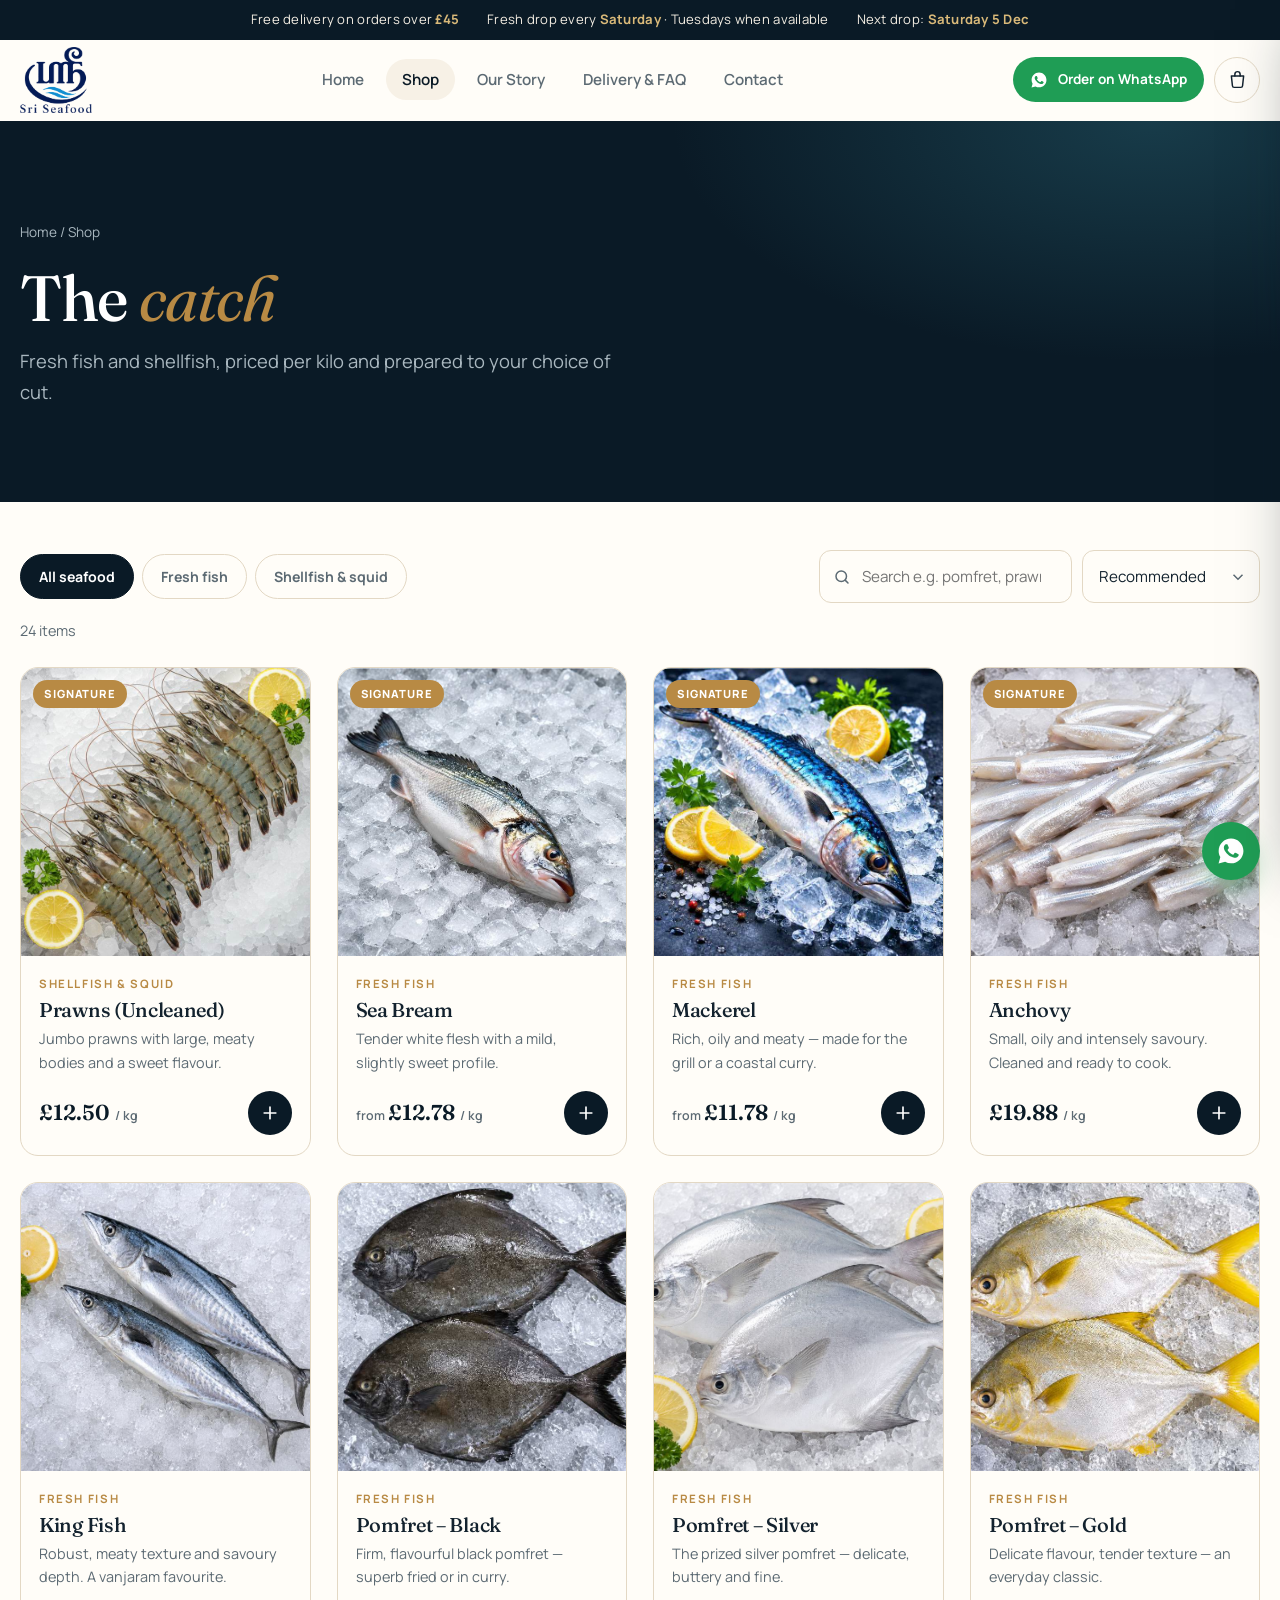
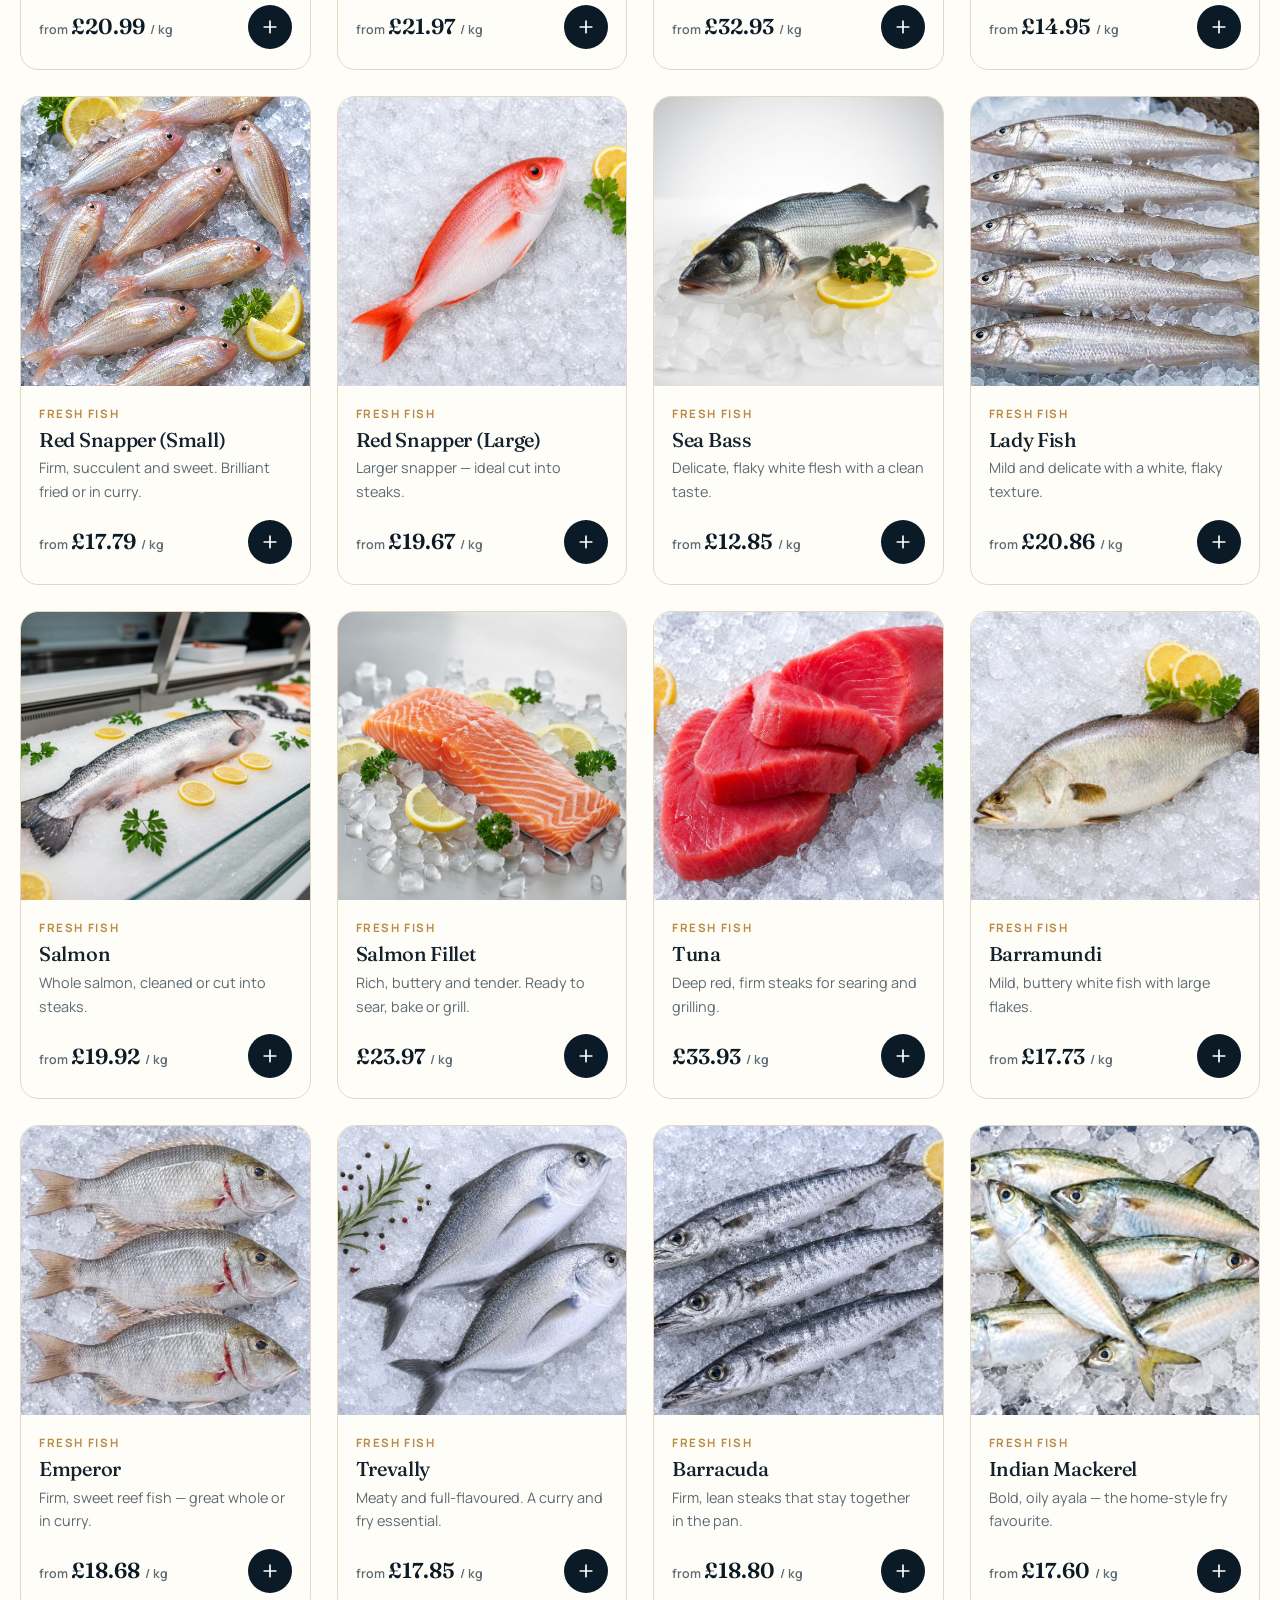
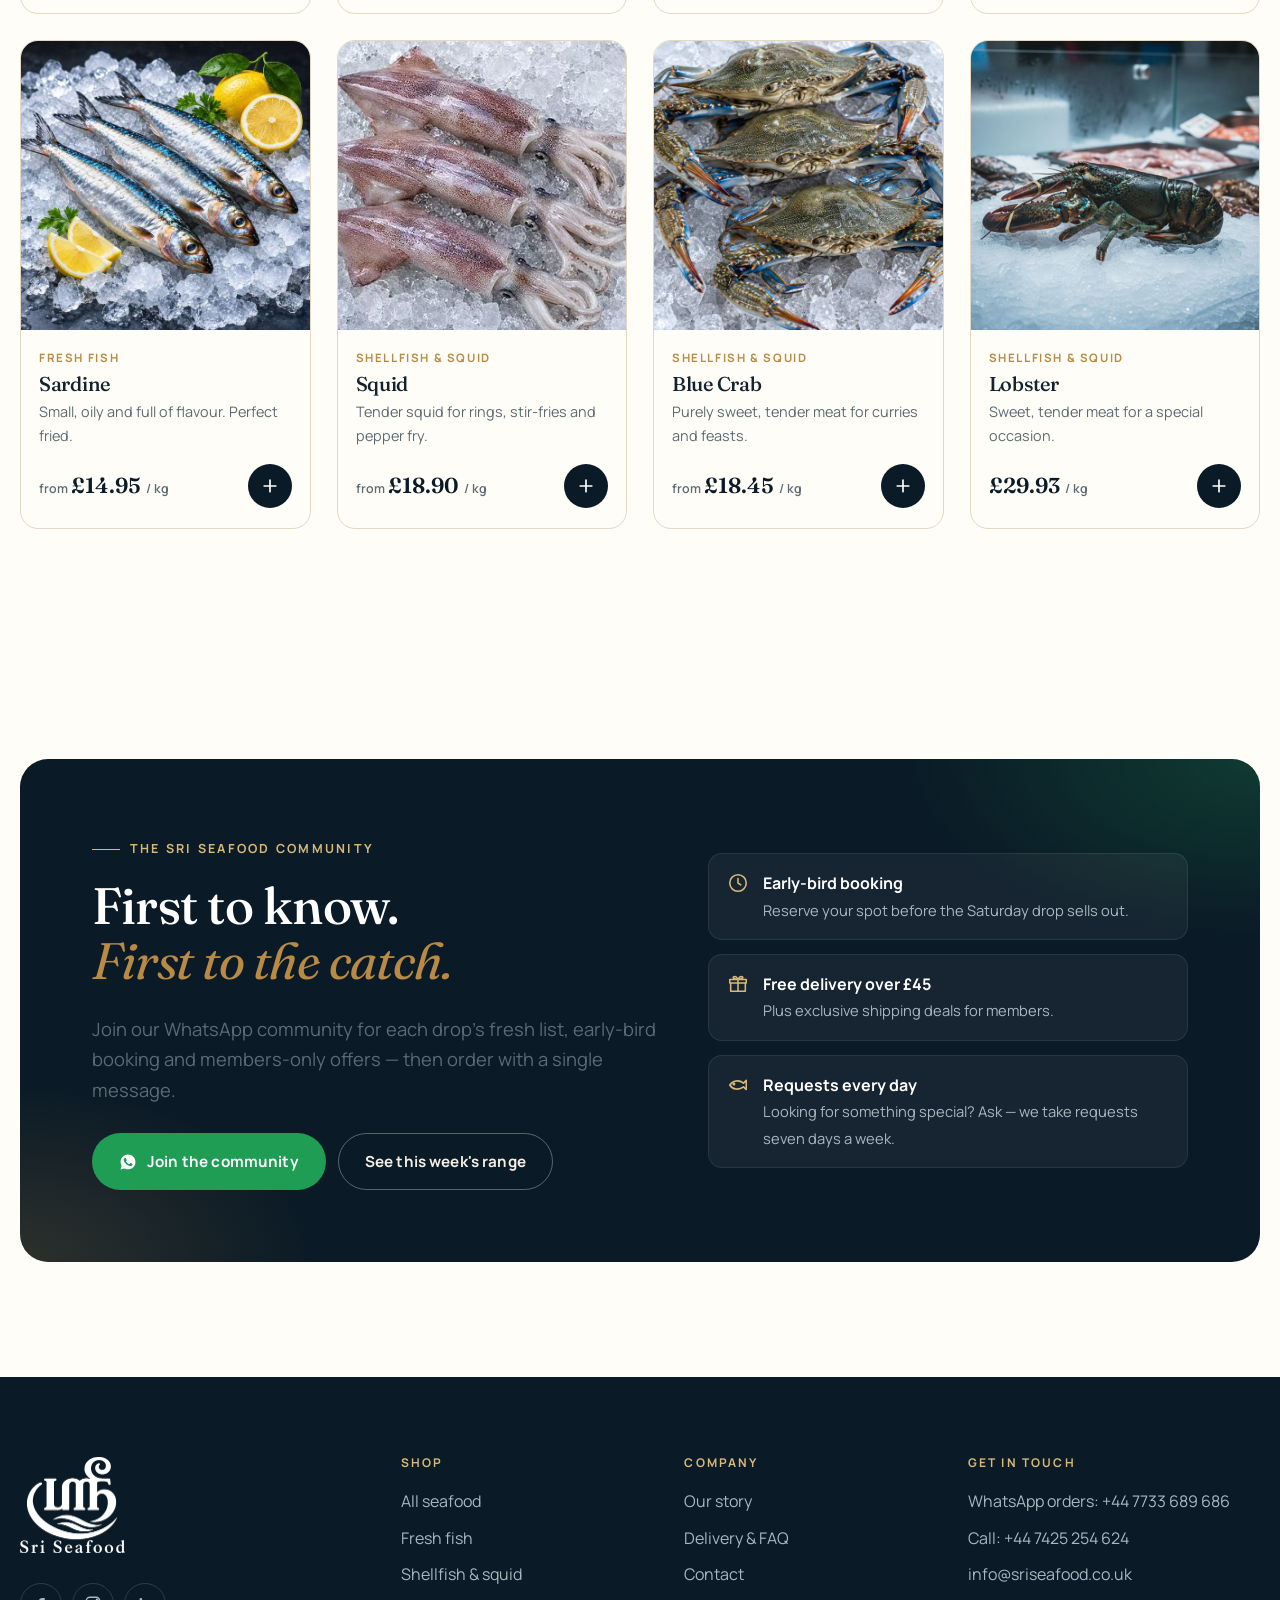
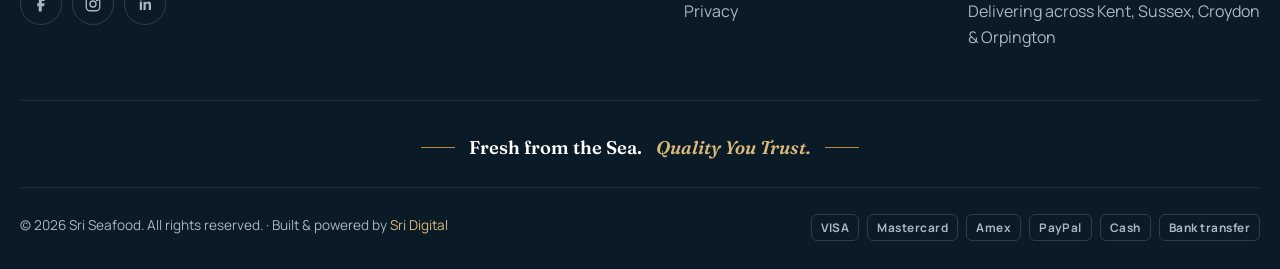
<file: shop.html>
<!doctype html>
<html lang="en-GB">
<head>
<meta charset="utf-8">
<meta name="viewport" content="width=device-width, initial-scale=1">
<title>Shop Fresh Fish & Shellfish | Sri Seafood</title>
<meta name="description" content="Browse king fish, pomfret, prawns, sea bream, lobster, crab and more — fresh seafood cut to order and delivered across Kent, Sussex, Croydon & Orpington.">
<link rel="canonical" href="https://sriseafood.co.uk/shop">
<meta name="theme-color" content="#0A1A26">
<meta property="og:type" content="website">
<meta property="og:site_name" content="Sri Seafood">
<meta property="og:title" content="Shop Fresh Fish & Shellfish | Sri Seafood">
<meta property="og:description" content="Browse king fish, pomfret, prawns, sea bream, lobster, crab and more — fresh seafood cut to order and delivered across Kent, Sussex, Croydon & Orpington.">
<meta property="og:url" content="https://sriseafood.co.uk/shop">
<meta property="og:image" content="https://sriseafood.co.uk/assets/img/og-image.jpg">
<meta name="twitter:card" content="summary_large_image">
<link rel="icon" href="assets/img/favicon.png" type="image/png">
<link rel="apple-touch-icon" href="assets/img/apple-touch-icon.png">
<link rel="preconnect" href="https://fonts.googleapis.com">
<link rel="preconnect" href="https://fonts.gstatic.com" crossorigin>
<link href="https://fonts.googleapis.com/css2?family=Fraunces:ital,opsz,wght@0,9..144,400..700;1,9..144,400..600&family=Manrope:wght@400;500;600;700;800&display=swap" rel="stylesheet">
<link rel="stylesheet" href="assets/css/styles.css">
<script>document.documentElement.classList.add("js")</script>
</head>
<body>
<a class="sr-only" href="#main">Skip to content</a>
<div class="announce"><div class="wrap"><span>Free delivery on orders over <b>£45</b></span><span>Fresh drop every <b>Saturday</b> · Tuesdays when available</span><span>Next drop: <b data-next-drop>Saturday</b></span></div></div>
<header class="site-header">
  <div class="wrap nav">
    <a class="brand" href="index.html" aria-label="Sri Seafood home"><img class="brand-logo" src="assets/img/logo.png" alt="Sri Seafood" width="420" height="385"></a>
    <nav aria-label="Main"><ul class="nav-links"><li><a href="index.html">Home</a></li><li><a href="shop.html">Shop</a></li><li><a href="about.html">Our Story</a></li><li><a href="delivery.html">Delivery & FAQ</a></li><li><a href="contact.html">Contact</a></li></ul></nav>
    <div class="nav-actions">
      <a class="btn btn--wa btn--sm nav-cta" data-wa-chat="Hello Sri Seafood! I'd like to place an order."><svg viewBox="0 0 24 24" fill="currentColor" aria-hidden="true"><path d="M12.04 2C6.58 2 2.13 6.45 2.13 11.91c0 1.75.46 3.45 1.32 4.95L2.05 22l5.25-1.38a9.9 9.9 0 0 0 4.74 1.21c5.46 0 9.91-4.45 9.91-9.91C21.95 6.45 17.5 2 12.04 2Zm5.8 14.03c-.24.69-1.42 1.32-1.96 1.37-.5.05-1.13.07-1.82-.11-.42-.13-.96-.31-1.65-.61-2.9-1.25-4.8-4.17-4.94-4.36-.15-.2-1.18-1.57-1.18-3 0-1.42.75-2.12 1.01-2.41.27-.29.58-.36.78-.36l.56.01c.18.01.42-.07.66.5.24.58.82 2 .89 2.15.07.15.12.32.02.51-.1.2-.15.32-.29.49-.15.17-.31.38-.44.51-.15.15-.3.31-.13.6.17.29.76 1.25 1.63 2.03 1.12 1 2.07 1.31 2.36 1.46.29.15.46.12.63-.07.17-.2.73-.85.92-1.14.2-.29.39-.24.66-.15.27.1 1.7.8 2 .95.29.15.49.22.56.34.07.12.07.7-.17 1.39Z"/></svg> Order on WhatsApp</a>
      <button class="icon-btn" data-open-basket data-needs-basket aria-label="Open basket"><svg viewBox="0 0 24 24" fill="none" stroke="currentColor" stroke-width="1.7" stroke-linecap="round" stroke-linejoin="round" aria-hidden="true"><path d="M5 8h14l-1.2 11.1a2 2 0 0 1-2 1.9H8.2a2 2 0 0 1-2-1.9L5 8Z"/><path d="M9 8V6a3 3 0 0 1 6 0v2"/></svg><span class="cart-count">0</span></button>
      <button class="icon-btn menu-btn" data-open-menu aria-label="Open menu"><svg viewBox="0 0 24 24" fill="none" stroke="currentColor" stroke-width="1.8" stroke-linecap="round" aria-hidden="true"><path d="M4 8h16M4 16h16"/></svg></button>
    </div>
  </div>
</header>
<div class="mobile-nav" aria-hidden="true">
  <div class="top"><a class="brand" href="index.html" aria-label="Sri Seafood home"><img class="brand-logo" src="assets/img/logo-white.png" alt="Sri Seafood" width="420" height="385" loading="lazy"></a><button class="icon-btn" data-close-menu aria-label="Close menu"><svg viewBox="0 0 24 24" fill="none" stroke="currentColor" stroke-width="2" stroke-linecap="round" aria-hidden="true"><path d="M6 6l12 12M18 6 6 18"/></svg></button></div>
  <ul><li><a href="index.html">Home</a></li><li><a href="shop.html">Shop</a></li><li><a href="about.html">Our Story</a></li><li><a href="delivery.html">Delivery & FAQ</a></li><li><a href="contact.html">Contact</a></li></ul>
  <a class="btn btn--wa btn--block" data-wa-chat="Hello Sri Seafood! I'd like to place an order."><svg viewBox="0 0 24 24" fill="currentColor" aria-hidden="true"><path d="M12.04 2C6.58 2 2.13 6.45 2.13 11.91c0 1.75.46 3.45 1.32 4.95L2.05 22l5.25-1.38a9.9 9.9 0 0 0 4.74 1.21c5.46 0 9.91-4.45 9.91-9.91C21.95 6.45 17.5 2 12.04 2Zm5.8 14.03c-.24.69-1.42 1.32-1.96 1.37-.5.05-1.13.07-1.82-.11-.42-.13-.96-.31-1.65-.61-2.9-1.25-4.8-4.17-4.94-4.36-.15-.2-1.18-1.57-1.18-3 0-1.42.75-2.12 1.01-2.41.27-.29.58-.36.78-.36l.56.01c.18.01.42-.07.66.5.24.58.82 2 .89 2.15.07.15.12.32.02.51-.1.2-.15.32-.29.49-.15.17-.31.38-.44.51-.15.15-.3.31-.13.6.17.29.76 1.25 1.63 2.03 1.12 1 2.07 1.31 2.36 1.46.29.15.46.12.63-.07.17-.2.73-.85.92-1.14.2-.29.39-.24.66-.15.27.1 1.7.8 2 .95.29.15.49.22.56.34.07.12.07.7-.17 1.39Z"/></svg> Order on WhatsApp</a>
  <a class="btn btn--ghost-light btn--block" data-wa-community>Join our WhatsApp community</a>
</div>
<main id="main">

<section class="page-hero"><div class="wrap">
  <nav class="crumbs" aria-label="Breadcrumb"><a href="index.html">Home</a> / Shop</nav>
  <h1>The <em>catch</em></h1>
  <p class="lead">Fresh fish and shellfish, priced per kilo and prepared to your choice of cut.</p>
</div></section>
<section class="section" style="padding-top:48px">
  <div class="wrap">
    <div class="toolbar">
      <div class="chips" role="group" aria-label="Category">
        <button class="chip is-active" data-cat="all">All seafood</button>
        <button class="chip" data-cat="fish">Fresh fish</button>
        <button class="chip" data-cat="shellfish">Shellfish &amp; squid</button>
      </div>
      <div class="tools-right">
        <label class="field"><span class="sr-only">Search</span><svg viewBox="0 0 24 24" fill="none" stroke="currentColor" stroke-width="2" stroke-linecap="round" aria-hidden="true"><circle cx="11" cy="11" r="7"/><path d="m20 20-3.5-3.5"/></svg><input id="shop-search" class="input" type="search" placeholder="Search e.g. pomfret, prawns…"></label>
        <label><span class="sr-only">Sort by</span><select id="shop-sort" class="select"><option value="featured">Recommended</option><option value="low">Price: low to high</option><option value="high">Price: high to low</option><option value="az">Name A–Z</option></select></label>
      </div>
    </div>
    <p class="result-count" id="result-count" aria-live="polite"></p>
    <div class="grid" id="shop-grid"></div>
  </div>
</section>
<section class="section"><div class="wrap">
  <div class="community reveal">
    <div>
      <span class="eyebrow" style="color:var(--gold-2)">The Sri Seafood community</span>
      <h2>First to know.<br><em>First to the catch.</em></h2>
      <p class="lead">Join our WhatsApp community for each drop's fresh list, early-bird booking and members-only offers — then order with a single message.</p>
      <div style="display:flex;gap:12px;flex-wrap:wrap;margin-top:28px">
        <a class="btn btn--wa" data-wa-community><svg viewBox="0 0 24 24" fill="currentColor" aria-hidden="true"><path d="M12.04 2C6.58 2 2.13 6.45 2.13 11.91c0 1.75.46 3.45 1.32 4.95L2.05 22l5.25-1.38a9.9 9.9 0 0 0 4.74 1.21c5.46 0 9.91-4.45 9.91-9.91C21.95 6.45 17.5 2 12.04 2Zm5.8 14.03c-.24.69-1.42 1.32-1.96 1.37-.5.05-1.13.07-1.82-.11-.42-.13-.96-.31-1.65-.61-2.9-1.25-4.8-4.17-4.94-4.36-.15-.2-1.18-1.57-1.18-3 0-1.42.75-2.12 1.01-2.41.27-.29.58-.36.78-.36l.56.01c.18.01.42-.07.66.5.24.58.82 2 .89 2.15.07.15.12.32.02.51-.1.2-.15.32-.29.49-.15.17-.31.38-.44.51-.15.15-.3.31-.13.6.17.29.76 1.25 1.63 2.03 1.12 1 2.07 1.31 2.36 1.46.29.15.46.12.63-.07.17-.2.73-.85.92-1.14.2-.29.39-.24.66-.15.27.1 1.7.8 2 .95.29.15.49.22.56.34.07.12.07.7-.17 1.39Z"/></svg> Join the community</a>
        <a class="btn btn--ghost-light" href="shop.html">See this week's range</a>
      </div>
    </div>
    <ul class="perks">
      <li><svg viewBox="0 0 24 24" fill="none" stroke="currentColor" stroke-width="1.7" stroke-linecap="round" aria-hidden="true"><circle cx="12" cy="12" r="9"/><path d="M12 7v5l3 2"/></svg><div><b>Early-bird booking</b><span>Reserve your spot before the Saturday drop sells out.</span></div></li>
      <li><svg viewBox="0 0 24 24" fill="none" stroke="currentColor" stroke-width="1.7" stroke-linecap="round" stroke-linejoin="round" aria-hidden="true"><path d="M4 11h16v9H4zM3 7h18v4H3zM12 7v13M12 7S10 3 7.5 4 9 7 12 7Zm0 0s2-4 4.5-3S15 7 12 7Z"/></svg><div><b>Free delivery over £45</b><span>Plus exclusive shipping deals for members.</span></div></li>
      <li><svg viewBox="0 0 24 24" fill="none" stroke="currentColor" stroke-width="1.7" stroke-linecap="round" stroke-linejoin="round" aria-hidden="true"><path d="M3 12c3-5 10-6 15-2l3-3v10l-3-3c-5 4-12 3-15-2Z"/><circle cx="7.5" cy="11" r=".8" fill="currentColor"/></svg><div><b>Requests every day</b><span>Looking for something special? Ask — we take requests seven days a week.</span></div></li>
    </ul>
  </div>
</div></section>
</main>
<footer class="site-footer">
  <div class="wrap">
    <div class="foot-grid">
      <div>
        <a class="brand" href="index.html" aria-label="Sri Seafood home"><img class="brand-logo" src="assets/img/logo-white.png" alt="Sri Seafood" width="420" height="385" loading="lazy"></a>
        <div class="socials" style="margin-top:22px">
          <a href="https://www.facebook.com/profile.php?id=61592710559635" target="_blank" rel="noopener" aria-label="Facebook"><svg viewBox="0 0 24 24" fill="currentColor" aria-hidden="true"><path d="M14 8h3V4h-3a5 5 0 0 0-5 5v2H7v4h2v7h4v-7h3l1-4h-4V9a1 1 0 0 1 1-1Z"/></svg></a>
          <a href="https://www.instagram.com/sri.seafood/" target="_blank" rel="noopener" aria-label="Instagram"><svg viewBox="0 0 24 24" fill="none" stroke="currentColor" stroke-width="1.8" aria-hidden="true"><rect x="3" y="3" width="18" height="18" rx="5"/><circle cx="12" cy="12" r="4"/><circle cx="17.5" cy="6.5" r="1" fill="currentColor"/></svg></a>
          <a href="https://www.linkedin.com/company/sri-seafood/" target="_blank" rel="noopener" aria-label="LinkedIn"><svg viewBox="0 0 24 24" fill="currentColor" aria-hidden="true"><path d="M5 9h3v11H5zM6.5 4a1.8 1.8 0 1 1 0 3.6 1.8 1.8 0 0 1 0-3.6ZM10 9h3v1.6c.5-.9 1.7-1.9 3.5-1.9 3.2 0 3.5 2.1 3.5 4.8V20h-3v-5.6c0-1.3 0-3-1.8-3s-2.2 1.4-2.2 2.9V20h-3z"/></svg></a>
        </div>
      </div>
      <div><h4>Shop</h4><ul><li><a href="shop.html">All seafood</a></li><li><a href="shop.html?cat=fish">Fresh fish</a></li><li><a href="shop.html?cat=shellfish">Shellfish &amp; squid</a></li><li hidden data-games><a href="#">Play Sri Seafood Games</a></li></ul></div>
      <div><h4>Company</h4><ul><li><a href="about.html">Our story</a></li><li><a href="delivery.html">Delivery &amp; FAQ</a></li><li><a href="contact.html">Contact</a></li><li><a href="privacy.html">Privacy</a></li></ul></div>
      <div><h4>Get in touch</h4><ul>
        <li><a data-wa-chat>WhatsApp orders: +44 7733 689 686</a></li>
        <li><a href="tel:+447425254624">Call: +44 7425 254 624</a></li>
        <li><a href="mailto:info@sriseafood.co.uk">info@sriseafood.co.uk</a></li>
        <li>Delivering across Kent, Sussex, Croydon &amp; Orpington</li></ul></div>
    </div>
    <div class="on-navy" style="text-align:center;padding:28px 0;border-bottom:1px solid rgba(255,255,255,.08)"><span class="tagline">Fresh from the Sea. <em>Quality You Trust.</em></span></div>
    <div class="foot-base">
      <span>© <span data-year>2026</span> Sri Seafood. All rights reserved. · Built &amp; powered by <a href="https://sridigital.co.uk" target="_blank" rel="noopener" style="color:var(--gold-2)">Sri Digital</a></span>
      <div class="pay-row" aria-label="Payment methods"><span>VISA</span><span>Mastercard</span><span>Amex</span><span>PayPal</span><span>Cash</span><span>Bank transfer</span></div>
    </div>
  </div>
</footer>
<a class="wa-float" data-wa-chat="Hello Sri Seafood!" aria-label="Chat with us on WhatsApp"><svg viewBox="0 0 24 24" fill="currentColor" aria-hidden="true"><path d="M12.04 2C6.58 2 2.13 6.45 2.13 11.91c0 1.75.46 3.45 1.32 4.95L2.05 22l5.25-1.38a9.9 9.9 0 0 0 4.74 1.21c5.46 0 9.91-4.45 9.91-9.91C21.95 6.45 17.5 2 12.04 2Zm5.8 14.03c-.24.69-1.42 1.32-1.96 1.37-.5.05-1.13.07-1.82-.11-.42-.13-.96-.31-1.65-.61-2.9-1.25-4.8-4.17-4.94-4.36-.15-.2-1.18-1.57-1.18-3 0-1.42.75-2.12 1.01-2.41.27-.29.58-.36.78-.36l.56.01c.18.01.42-.07.66.5.24.58.82 2 .89 2.15.07.15.12.32.02.51-.1.2-.15.32-.29.49-.15.17-.31.38-.44.51-.15.15-.3.31-.13.6.17.29.76 1.25 1.63 2.03 1.12 1 2.07 1.31 2.36 1.46.29.15.46.12.63-.07.17-.2.73-.85.92-1.14.2-.29.39-.24.66-.15.27.1 1.7.8 2 .95.29.15.49.22.56.34.07.12.07.7-.17 1.39Z"/></svg></a>
<script src="assets/js/config.js"></script>
<script src="assets/js/products.js"></script>
<script src="assets/js/app.js"></script>
</body>
</html>
</file>
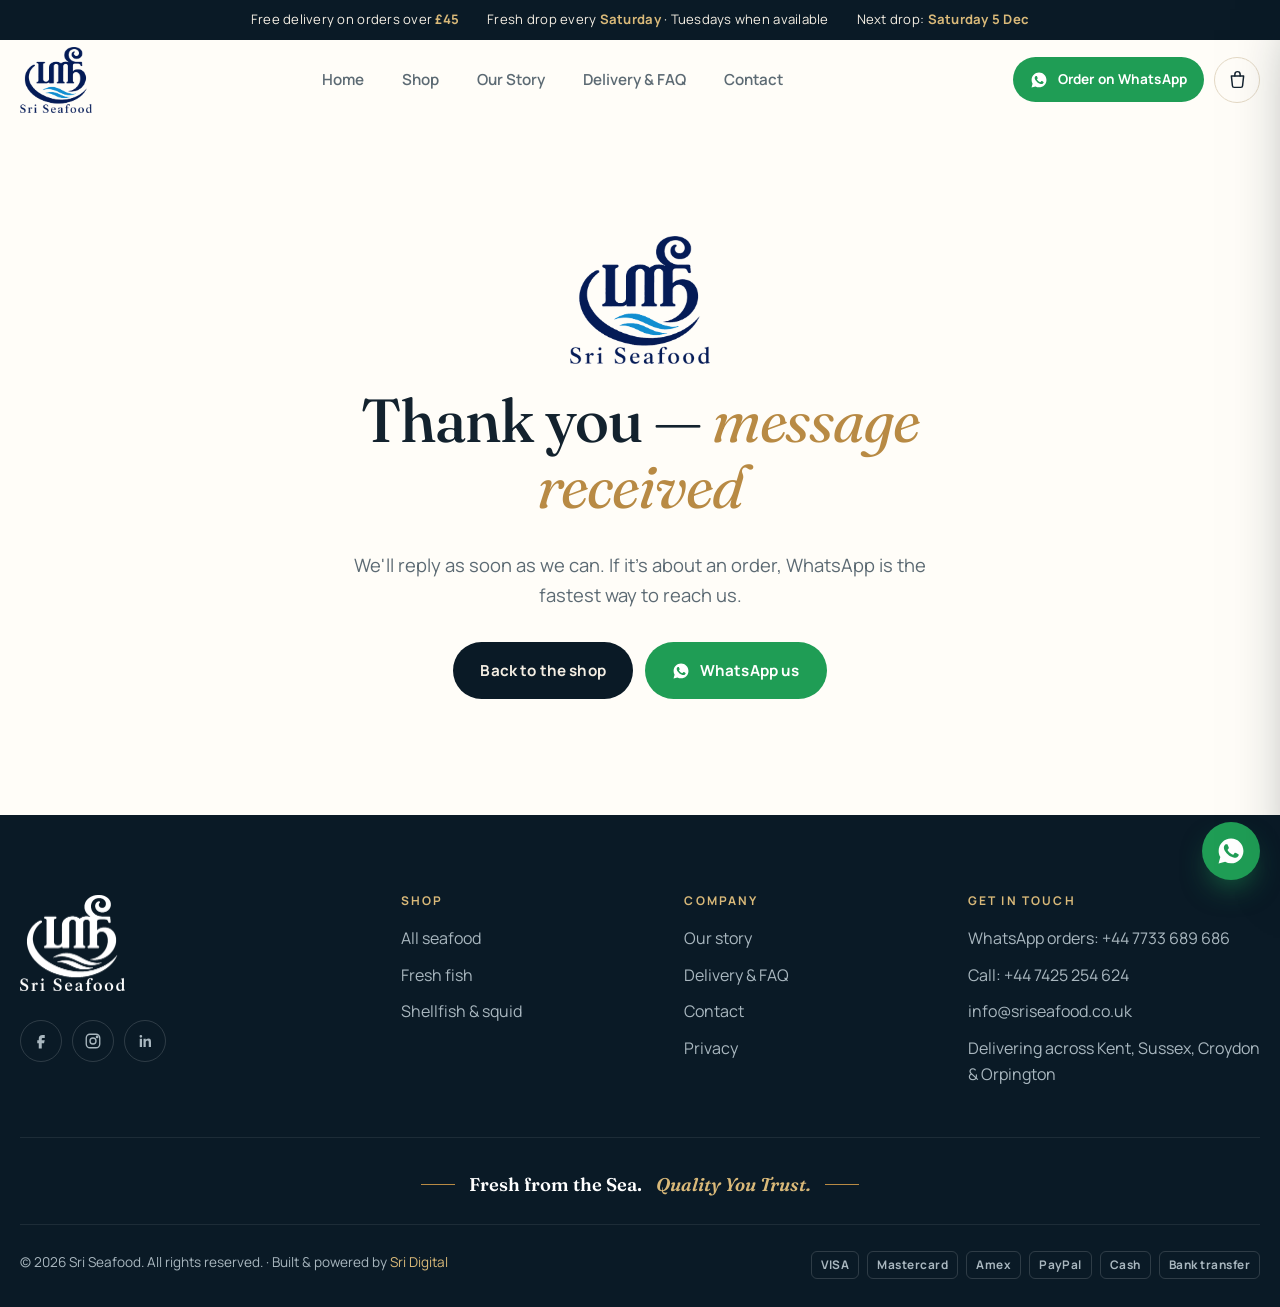
<file: thank-you.html>
<!doctype html>
<html lang="en-GB">
<head>
<meta charset="utf-8">
<meta name="viewport" content="width=device-width, initial-scale=1">
<title>Message sent | Sri Seafood</title>
<meta name="description" content="Message sent | Sri Seafood">
<link rel="canonical" href="https://sriseafood.co.uk/thank-you">
<meta name="theme-color" content="#0A1A26">
<meta property="og:type" content="website">
<meta property="og:site_name" content="Sri Seafood">
<meta property="og:title" content="Message sent | Sri Seafood">
<meta property="og:description" content="Message sent | Sri Seafood">
<meta property="og:url" content="https://sriseafood.co.uk/thank-you">
<meta property="og:image" content="https://sriseafood.co.uk/assets/img/og-image.jpg">
<meta name="twitter:card" content="summary_large_image">
<link rel="icon" href="assets/img/favicon.png" type="image/png">
<link rel="apple-touch-icon" href="assets/img/apple-touch-icon.png">
<link rel="preconnect" href="https://fonts.googleapis.com">
<link rel="preconnect" href="https://fonts.gstatic.com" crossorigin>
<link href="https://fonts.googleapis.com/css2?family=Fraunces:ital,opsz,wght@0,9..144,400..700;1,9..144,400..600&family=Manrope:wght@400;500;600;700;800&display=swap" rel="stylesheet">
<link rel="stylesheet" href="assets/css/styles.css">
<script>document.documentElement.classList.add("js")</script>
<meta name="robots" content="noindex">
</head>
<body>
<a class="sr-only" href="#main">Skip to content</a>
<div class="announce"><div class="wrap"><span>Free delivery on orders over <b>£45</b></span><span>Fresh drop every <b>Saturday</b> · Tuesdays when available</span><span>Next drop: <b data-next-drop>Saturday</b></span></div></div>
<header class="site-header">
  <div class="wrap nav">
    <a class="brand" href="index.html" aria-label="Sri Seafood home"><img class="brand-logo" src="assets/img/logo.png" alt="Sri Seafood" width="420" height="385"></a>
    <nav aria-label="Main"><ul class="nav-links"><li><a href="index.html">Home</a></li><li><a href="shop.html">Shop</a></li><li><a href="about.html">Our Story</a></li><li><a href="delivery.html">Delivery & FAQ</a></li><li><a href="contact.html">Contact</a></li></ul></nav>
    <div class="nav-actions">
      <a class="btn btn--wa btn--sm nav-cta" data-wa-chat="Hello Sri Seafood! I'd like to place an order."><svg viewBox="0 0 24 24" fill="currentColor" aria-hidden="true"><path d="M12.04 2C6.58 2 2.13 6.45 2.13 11.91c0 1.75.46 3.45 1.32 4.95L2.05 22l5.25-1.38a9.9 9.9 0 0 0 4.74 1.21c5.46 0 9.91-4.45 9.91-9.91C21.95 6.45 17.5 2 12.04 2Zm5.8 14.03c-.24.69-1.42 1.32-1.96 1.37-.5.05-1.13.07-1.82-.11-.42-.13-.96-.31-1.65-.61-2.9-1.25-4.8-4.17-4.94-4.36-.15-.2-1.18-1.57-1.18-3 0-1.42.75-2.12 1.01-2.41.27-.29.58-.36.78-.36l.56.01c.18.01.42-.07.66.5.24.58.82 2 .89 2.15.07.15.12.32.02.51-.1.2-.15.32-.29.49-.15.17-.31.38-.44.51-.15.15-.3.31-.13.6.17.29.76 1.25 1.63 2.03 1.12 1 2.07 1.31 2.36 1.46.29.15.46.12.63-.07.17-.2.73-.85.92-1.14.2-.29.39-.24.66-.15.27.1 1.7.8 2 .95.29.15.49.22.56.34.07.12.07.7-.17 1.39Z"/></svg> Order on WhatsApp</a>
      <button class="icon-btn" data-open-basket data-needs-basket aria-label="Open basket"><svg viewBox="0 0 24 24" fill="none" stroke="currentColor" stroke-width="1.7" stroke-linecap="round" stroke-linejoin="round" aria-hidden="true"><path d="M5 8h14l-1.2 11.1a2 2 0 0 1-2 1.9H8.2a2 2 0 0 1-2-1.9L5 8Z"/><path d="M9 8V6a3 3 0 0 1 6 0v2"/></svg><span class="cart-count">0</span></button>
      <button class="icon-btn menu-btn" data-open-menu aria-label="Open menu"><svg viewBox="0 0 24 24" fill="none" stroke="currentColor" stroke-width="1.8" stroke-linecap="round" aria-hidden="true"><path d="M4 8h16M4 16h16"/></svg></button>
    </div>
  </div>
</header>
<div class="mobile-nav" aria-hidden="true">
  <div class="top"><a class="brand" href="index.html" aria-label="Sri Seafood home"><img class="brand-logo" src="assets/img/logo-white.png" alt="Sri Seafood" width="420" height="385" loading="lazy"></a><button class="icon-btn" data-close-menu aria-label="Close menu"><svg viewBox="0 0 24 24" fill="none" stroke="currentColor" stroke-width="2" stroke-linecap="round" aria-hidden="true"><path d="M6 6l12 12M18 6 6 18"/></svg></button></div>
  <ul><li><a href="index.html">Home</a></li><li><a href="shop.html">Shop</a></li><li><a href="about.html">Our Story</a></li><li><a href="delivery.html">Delivery & FAQ</a></li><li><a href="contact.html">Contact</a></li></ul>
  <a class="btn btn--wa btn--block" data-wa-chat="Hello Sri Seafood! I'd like to place an order."><svg viewBox="0 0 24 24" fill="currentColor" aria-hidden="true"><path d="M12.04 2C6.58 2 2.13 6.45 2.13 11.91c0 1.75.46 3.45 1.32 4.95L2.05 22l5.25-1.38a9.9 9.9 0 0 0 4.74 1.21c5.46 0 9.91-4.45 9.91-9.91C21.95 6.45 17.5 2 12.04 2Zm5.8 14.03c-.24.69-1.42 1.32-1.96 1.37-.5.05-1.13.07-1.82-.11-.42-.13-.96-.31-1.65-.61-2.9-1.25-4.8-4.17-4.94-4.36-.15-.2-1.18-1.57-1.18-3 0-1.42.75-2.12 1.01-2.41.27-.29.58-.36.78-.36l.56.01c.18.01.42-.07.66.5.24.58.82 2 .89 2.15.07.15.12.32.02.51-.1.2-.15.32-.29.49-.15.17-.31.38-.44.51-.15.15-.3.31-.13.6.17.29.76 1.25 1.63 2.03 1.12 1 2.07 1.31 2.36 1.46.29.15.46.12.63-.07.17-.2.73-.85.92-1.14.2-.29.39-.24.66-.15.27.1 1.7.8 2 .95.29.15.49.22.56.34.07.12.07.7-.17 1.39Z"/></svg> Order on WhatsApp</a>
  <a class="btn btn--ghost-light btn--block" data-wa-community>Join our WhatsApp community</a>
</div>
<main id="main">

<section class="section"><div class="wrap" style="text-align:center;max-width:680px">
  <div style="display:flex;justify-content:center;margin-bottom:24px"><img src="assets/img/logo.png" alt="Sri Seafood" width="140" height="128"></div>
  <h1 style="font-size:clamp(2.4rem,5vw,3.8rem)">Thank you — <em>message received</em></h1>
  <p class="lead" style="margin:0 auto 32px">We'll reply as soon as we can. If it's about an order, WhatsApp is the fastest way to reach us.</p>
  <div style="display:flex;gap:12px;justify-content:center;flex-wrap:wrap"><a class="btn btn--primary" href="shop.html">Back to the shop</a><a class="btn btn--wa" data-wa-chat><svg viewBox="0 0 24 24" fill="currentColor" aria-hidden="true"><path d="M12.04 2C6.58 2 2.13 6.45 2.13 11.91c0 1.75.46 3.45 1.32 4.95L2.05 22l5.25-1.38a9.9 9.9 0 0 0 4.74 1.21c5.46 0 9.91-4.45 9.91-9.91C21.95 6.45 17.5 2 12.04 2Zm5.8 14.03c-.24.69-1.42 1.32-1.96 1.37-.5.05-1.13.07-1.82-.11-.42-.13-.96-.31-1.65-.61-2.9-1.25-4.8-4.17-4.94-4.36-.15-.2-1.18-1.57-1.18-3 0-1.42.75-2.12 1.01-2.41.27-.29.58-.36.78-.36l.56.01c.18.01.42-.07.66.5.24.58.82 2 .89 2.15.07.15.12.32.02.51-.1.2-.15.32-.29.49-.15.17-.31.38-.44.51-.15.15-.3.31-.13.6.17.29.76 1.25 1.63 2.03 1.12 1 2.07 1.31 2.36 1.46.29.15.46.12.63-.07.17-.2.73-.85.92-1.14.2-.29.39-.24.66-.15.27.1 1.7.8 2 .95.29.15.49.22.56.34.07.12.07.7-.17 1.39Z"/></svg> WhatsApp us</a></div>
</div></section>
</main>
<footer class="site-footer">
  <div class="wrap">
    <div class="foot-grid">
      <div>
        <a class="brand" href="index.html" aria-label="Sri Seafood home"><img class="brand-logo" src="assets/img/logo-white.png" alt="Sri Seafood" width="420" height="385" loading="lazy"></a>
        <div class="socials" style="margin-top:22px">
          <a href="https://www.facebook.com/profile.php?id=61592710559635" target="_blank" rel="noopener" aria-label="Facebook"><svg viewBox="0 0 24 24" fill="currentColor" aria-hidden="true"><path d="M14 8h3V4h-3a5 5 0 0 0-5 5v2H7v4h2v7h4v-7h3l1-4h-4V9a1 1 0 0 1 1-1Z"/></svg></a>
          <a href="https://www.instagram.com/sri.seafood/" target="_blank" rel="noopener" aria-label="Instagram"><svg viewBox="0 0 24 24" fill="none" stroke="currentColor" stroke-width="1.8" aria-hidden="true"><rect x="3" y="3" width="18" height="18" rx="5"/><circle cx="12" cy="12" r="4"/><circle cx="17.5" cy="6.5" r="1" fill="currentColor"/></svg></a>
          <a href="https://www.linkedin.com/company/sri-seafood/" target="_blank" rel="noopener" aria-label="LinkedIn"><svg viewBox="0 0 24 24" fill="currentColor" aria-hidden="true"><path d="M5 9h3v11H5zM6.5 4a1.8 1.8 0 1 1 0 3.6 1.8 1.8 0 0 1 0-3.6ZM10 9h3v1.6c.5-.9 1.7-1.9 3.5-1.9 3.2 0 3.5 2.1 3.5 4.8V20h-3v-5.6c0-1.3 0-3-1.8-3s-2.2 1.4-2.2 2.9V20h-3z"/></svg></a>
        </div>
      </div>
      <div><h4>Shop</h4><ul><li><a href="shop.html">All seafood</a></li><li><a href="shop.html?cat=fish">Fresh fish</a></li><li><a href="shop.html?cat=shellfish">Shellfish &amp; squid</a></li><li hidden data-games><a href="#">Play Sri Seafood Games</a></li></ul></div>
      <div><h4>Company</h4><ul><li><a href="about.html">Our story</a></li><li><a href="delivery.html">Delivery &amp; FAQ</a></li><li><a href="contact.html">Contact</a></li><li><a href="privacy.html">Privacy</a></li></ul></div>
      <div><h4>Get in touch</h4><ul>
        <li><a data-wa-chat>WhatsApp orders: +44 7733 689 686</a></li>
        <li><a href="tel:+447425254624">Call: +44 7425 254 624</a></li>
        <li><a href="mailto:info@sriseafood.co.uk">info@sriseafood.co.uk</a></li>
        <li>Delivering across Kent, Sussex, Croydon &amp; Orpington</li></ul></div>
    </div>
    <div class="on-navy" style="text-align:center;padding:28px 0;border-bottom:1px solid rgba(255,255,255,.08)"><span class="tagline">Fresh from the Sea. <em>Quality You Trust.</em></span></div>
    <div class="foot-base">
      <span>© <span data-year>2026</span> Sri Seafood. All rights reserved. · Built &amp; powered by <a href="https://sridigital.co.uk" target="_blank" rel="noopener" style="color:var(--gold-2)">Sri Digital</a></span>
      <div class="pay-row" aria-label="Payment methods"><span>VISA</span><span>Mastercard</span><span>Amex</span><span>PayPal</span><span>Cash</span><span>Bank transfer</span></div>
    </div>
  </div>
</footer>
<a class="wa-float" data-wa-chat="Hello Sri Seafood!" aria-label="Chat with us on WhatsApp"><svg viewBox="0 0 24 24" fill="currentColor" aria-hidden="true"><path d="M12.04 2C6.58 2 2.13 6.45 2.13 11.91c0 1.75.46 3.45 1.32 4.95L2.05 22l5.25-1.38a9.9 9.9 0 0 0 4.74 1.21c5.46 0 9.91-4.45 9.91-9.91C21.95 6.45 17.5 2 12.04 2Zm5.8 14.03c-.24.69-1.42 1.32-1.96 1.37-.5.05-1.13.07-1.82-.11-.42-.13-.96-.31-1.65-.61-2.9-1.25-4.8-4.17-4.94-4.36-.15-.2-1.18-1.57-1.18-3 0-1.42.75-2.12 1.01-2.41.27-.29.58-.36.78-.36l.56.01c.18.01.42-.07.66.5.24.58.82 2 .89 2.15.07.15.12.32.02.51-.1.2-.15.32-.29.49-.15.17-.31.38-.44.51-.15.15-.3.31-.13.6.17.29.76 1.25 1.63 2.03 1.12 1 2.07 1.31 2.36 1.46.29.15.46.12.63-.07.17-.2.73-.85.92-1.14.2-.29.39-.24.66-.15.27.1 1.7.8 2 .95.29.15.49.22.56.34.07.12.07.7-.17 1.39Z"/></svg></a>
<script src="assets/js/config.js"></script>
<script src="assets/js/products.js"></script>
<script src="assets/js/app.js"></script>
</body>
</html>
</file>
<file: assets/css/styles.css>
/* ==========================================================================
   SRI SEAFOOD — Design system
   Deep-ocean ink · warm sand · brass accent
   ========================================================================== */
:root {
  --ink: #0A1A26;
  --ink-2: #102A3B;
  --ink-3: #173A4F;
  --sea: #2C6E7F;
  --sea-deep: #2C6E7F;
  --ice: #F7F1E6;
  --paper: #FFFDF8;
  --card: #FFFDF8;
  --cream: #F7F1E6;
  --sand: #ECE2D0;
  --line: #E3D8C4;
  --gold: #B88A44;
  --gold-rule: #B88A44;
  --gold-2: #D9B979;
  --gold-soft: #F3E7CF;
  --coral: #C8583F;
  --wa: #1F9D55;
  --text: #13222E;
  --muted: #5C6A73;
  --on-ink: #F4EEE3;
  --on-ink-muted: #A9B7BF;

  --f-display: "Fraunces", Georgia, "Times New Roman", serif;
  --f-body: "Manrope", system-ui, -apple-system, "Segoe UI", sans-serif;

  --r-sm: 10px;
  --r: 18px;
  --r-lg: 28px;
  --shadow: 0 1px 2px rgba(10, 26, 38, .06), 0 10px 30px -12px rgba(10, 26, 38, .18);
  --shadow-lg: 0 30px 60px -25px rgba(10, 26, 38, .45);
  --wrap: 1240px;
  --ease: cubic-bezier(.2, .7, .2, 1);
}

*, *::before, *::after { box-sizing: border-box; }
html { -webkit-text-size-adjust: 100%; scroll-behavior: smooth; }
body {
  margin: 0;
  font-family: var(--f-body);
  font-size: 16px;
  line-height: 1.65;
  color: var(--text);
  background: var(--paper);
  -webkit-font-smoothing: antialiased;
  overflow-x: hidden;
}
img { max-width: 100%; display: block; }
a { color: inherit; text-decoration: none; }
button, input, select, textarea { font: inherit; color: inherit; }
button { cursor: pointer; background: none; border: 0; }
:focus-visible { outline: 2px solid var(--gold); outline-offset: 3px; border-radius: 6px; }
.sr-only { position: absolute; width: 1px; height: 1px; overflow: hidden; clip: rect(0 0 0 0); white-space: nowrap; }

h1, h2, h3, h4 { font-family: var(--f-display); font-weight: 500; line-height: 1.08; letter-spacing: -.015em; margin: 0 0 .5em; }
h1 { font-size: clamp(2.6rem, 6vw, 5rem); }
h2 { font-size: clamp(2rem, 4vw, 3.2rem); }
h3 { font-size: 1.4rem; }
h1 em, h2 em { font-style: italic; color: var(--gold); font-weight: 400; }
p { margin: 0 0 1em; }

.wrap { width: min(var(--wrap), 100% - 32px); margin-inline: auto; }
.section { padding: clamp(64px, 9vw, 120px) 0; }
.section--cream { background: var(--cream); }
.section--ink { background: var(--ink); color: var(--on-ink); }
.eyebrow {
  display: inline-flex; align-items: center; gap: 10px;
  font-size: .78rem; font-weight: 700; letter-spacing: .18em; text-transform: uppercase;
  color: var(--gold); margin-bottom: 18px;
}
.eyebrow::before { content: ""; width: 28px; height: 1px; background: currentColor; }
.lead { font-size: 1.15rem; color: var(--muted); max-width: 56ch; }
.section--ink .lead { color: var(--on-ink-muted); }
.section-head { display: flex; justify-content: space-between; align-items: end; gap: 24px; margin-bottom: 48px; flex-wrap: wrap; }
.section-head h2 { margin: 0; max-width: 18ch; }
.section-head .lead { margin: 0; }

/* Buttons */
.btn {
  display: inline-flex; align-items: center; justify-content: center; gap: 10px;
  padding: 15px 26px; border-radius: 999px;
  font-weight: 700; font-size: .95rem; letter-spacing: .01em;
  transition: transform .25s var(--ease), background .25s, color .25s, box-shadow .25s, border-color .25s;
  border: 1.5px solid transparent; white-space: nowrap;
}
.btn:hover { transform: translateY(-2px); }
.btn svg { width: 18px; height: 18px; flex: none; }
.btn--primary { background: var(--ink); color: var(--on-ink); }
.btn--primary:hover { background: var(--ink-3); box-shadow: var(--shadow); }
.btn--gold { background: var(--gold); color: #fff; }
.btn--gold:hover { background: #a37a3a; }
.btn--wa { background: var(--wa); color: #fff; }
.btn--wa:hover { background: #188547; box-shadow: 0 10px 24px -10px rgba(31, 157, 85, .6); }
.btn--ghost { border-color: currentColor; }
.btn--ghost-light { border-color: rgba(244, 238, 227, .35); color: var(--on-ink); }
.btn--ghost-light:hover { border-color: var(--gold-2); color: var(--gold-2); }
.btn--block { width: 100%; }
.btn--sm { padding: 10px 16px; font-size: .85rem; }
.btn[disabled] { opacity: .45; pointer-events: none; }
.link-arrow { font-weight: 700; display: inline-flex; gap: 8px; align-items: center; border-bottom: 1.5px solid var(--gold); padding-bottom: 2px; }
.link-arrow:hover { color: var(--gold); }

/* Announcement bar */
.announce { background: var(--ink); color: var(--on-ink); font-size: .82rem; letter-spacing: .02em; }
.announce .wrap { display: flex; justify-content: center; gap: 28px; padding: 9px 0; flex-wrap: wrap; text-align: center; }
.announce b { color: var(--gold-2); font-weight: 700; }
.announce span + span { position: relative; }
@media (max-width: 640px) { .announce span:nth-child(2) { display: none; } }

/* Header */
.site-header {
  position: sticky; top: 0; z-index: 50;
  background: rgba(255, 253, 248, .86); backdrop-filter: saturate(160%) blur(14px); -webkit-backdrop-filter: saturate(160%) blur(14px);
  border-bottom: 1px solid transparent; transition: border-color .3s, box-shadow .3s;
}
.site-header.is-scrolled { border-color: var(--line); box-shadow: 0 6px 24px -18px rgba(10, 26, 38, .35); }
.nav { display: flex; align-items: center; justify-content: space-between; height: 80px; gap: 20px; }
.brand { display: inline-flex; align-items: center; gap: 12px; }
.brand-logo { height: 66px; width: auto; }
.mobile-nav .brand-logo, .site-footer .brand-logo { height: 96px; }
@media (max-width: 520px) { .brand-logo { height: 56px; } }
/* Tagline lockup: "Fresh from the Sea." + gold "Quality You Trust." between gold rules */
.tagline { display: inline-flex; align-items: center; gap: 14px; font-family: var(--f-display); font-weight: 600; font-size: 1.15rem; line-height: 1.2; color: var(--ink); flex-wrap: wrap; justify-content: center; }
.tagline::before, .tagline::after { content: ""; width: 34px; height: 1px; background: var(--gold-rule); }
.tagline em { font-style: italic; color: var(--gold); }
.on-navy .tagline, .tagline.on-navy { color: #fff; }
.on-navy .tagline em, .tagline.on-navy em { color: var(--gold-2); }
.tagline-band { background: var(--ink-2); text-align: center; padding: 26px 16px; border-bottom: 1px solid rgba(255,255,255,.06); }
.tagline-band .tagline { font-size: clamp(1.2rem, 2.6vw, 1.7rem); }
.photo-band { border-radius: var(--r-lg); overflow: hidden; box-shadow: var(--shadow-lg); aspect-ratio: 1100 / 336; background: var(--ice); }
.photo-band img { width: 100%; height: 100%; object-fit: cover; }
@media (max-width: 640px) { .photo-band { aspect-ratio: 16 / 9; } }
.nav-links { display: flex; gap: 6px; list-style: none; margin: 0; padding: 0; }
.nav-links a { padding: 10px 16px; border-radius: 999px; font-weight: 600; font-size: .95rem; color: var(--muted); transition: color .2s, background .2s; }
.nav-links a:hover { color: var(--ink); background: var(--cream); }
.nav-links a[aria-current="page"] { color: var(--ink); background: var(--cream); }
.nav-actions { display: flex; align-items: center; gap: 10px; }
.icon-btn { position: relative; width: 46px; height: 46px; border-radius: 50%; display: grid; place-items: center; border: 1px solid var(--line); transition: background .2s, border-color .2s; }
.icon-btn:hover { background: var(--cream); border-color: var(--sand); }
.icon-btn svg { width: 21px; height: 21px; }
.cart-count { position: absolute; top: -4px; right: -4px; min-width: 21px; height: 21px; padding: 0 6px; border-radius: 999px; background: var(--gold); color: #fff; font-size: .72rem; font-weight: 800; display: grid; place-items: center; transform: scale(0); transition: transform .3s var(--ease); }
.cart-count.has-items { transform: scale(1); }
.cart-count.bump { animation: bump .45s var(--ease); }
@keyframes bump { 40% { transform: scale(1.35); } }
.menu-btn { display: none; }
.nav-cta { display: inline-flex; }
@media (max-width: 920px) {
  .nav-links { display: none; }
  .menu-btn { display: grid; }
  .nav-cta { display: none; }
}
.mobile-nav { position: fixed; inset: 0; z-index: 90; background: var(--ink); color: var(--on-ink); padding: 24px; display: flex; flex-direction: column; transform: translateY(-100%); transition: transform .45s var(--ease); }
.mobile-nav { overflow-y: auto; visibility: hidden; transition: transform .45s var(--ease), visibility 0s linear .45s; }
.mobile-nav.is-open { transform: none; visibility: visible; transition: transform .45s var(--ease), visibility 0s; }
@media (min-width: 921px) { .mobile-nav { display: none; } }
@media (max-height: 640px) { .mobile-nav li a { font-size: 1.8rem; } .mobile-nav ul { margin-top: 24px; } }
.mobile-nav .top { display: flex; justify-content: space-between; align-items: center; }
.mobile-nav .icon-btn { border-color: rgba(255, 255, 255, .2); }
.mobile-nav ul { list-style: none; padding: 0; margin: 48px 0 auto; }
.mobile-nav li a { display: block; font-family: var(--f-display); font-size: 2.4rem; padding: 8px 0; border-bottom: 1px solid rgba(255, 255, 255, .08); }
.mobile-nav li a:hover { color: var(--gold-2); }
.mobile-nav .btn { margin-top: 24px; }

/* Hero */
.hero { position: relative; background: var(--ink); color: var(--on-ink); overflow: hidden; isolation: isolate; }
.hero::before {
  content: ""; position: absolute; inset: 0; z-index: -1;
  background:
    radial-gradient(900px 500px at 85% 20%, rgba(44, 110, 127, .45), transparent 60%),
    radial-gradient(700px 500px at 10% 100%, rgba(184, 138, 68, .18), transparent 60%);
}
.hero-waves { position: absolute; left: 0; right: 0; bottom: -2px; z-index: -1; opacity: .5; }
.hero .wrap { display: grid; grid-template-columns: 1.1fr .9fr; gap: 56px; align-items: center; padding: clamp(56px, 8vw, 110px) 0 clamp(80px, 10vw, 140px); }
.hero h1 { color: #fff; }
.hero h1 em { color: var(--gold-2); }
.hero .lead { color: var(--on-ink-muted); font-size: 1.2rem; }
.hero-ctas { display: flex; gap: 12px; flex-wrap: wrap; margin: 34px 0 40px; }
.hero-trust { display: flex; gap: 26px; flex-wrap: wrap; padding: 0; margin: 0; list-style: none; color: var(--on-ink-muted); font-size: .9rem; }
.hero-trust li { display: flex; align-items: center; gap: 9px; }
.hero-trust svg { width: 18px; height: 18px; color: var(--gold-2); }
.hero-visual { position: relative; justify-self: center; width: min(460px, 100%); }
.arch { aspect-ratio: 1 / 1; border-radius: 140px 140px var(--r-lg) var(--r-lg); overflow: hidden; background: var(--ink-3); box-shadow: var(--shadow-lg); border: 1px solid rgba(217, 185, 121, .25); }
.arch img { width: 100%; height: 100%; object-fit: cover; }
.js .arch img[data-hero-random] { opacity: 0; transition: opacity .8s var(--ease); }
.js .arch img[data-hero-random].is-ready { opacity: 1; }
.arch-ring { position: absolute; inset: -18px; border-radius: 158px 158px 40px 40px; border: 1px solid rgba(217, 185, 121, .25); pointer-events: none; }
.float-card {
  position: absolute; background: rgba(255, 253, 248, .97); color: var(--text); border-radius: 16px;
  padding: 14px 18px; box-shadow: var(--shadow-lg); display: flex; gap: 12px; align-items: center; font-size: .88rem; line-height: 1.35;
}
.float-card b { display: block; font-size: 1rem; font-family: var(--f-display); font-weight: 600; }
.float-card small { color: var(--muted); font-weight: 600; letter-spacing: .06em; text-transform: uppercase; font-size: .7rem; }
.float-card--drop { left: -42px; bottom: 64px; animation: float 6s ease-in-out infinite; }
.float-card--cuts { right: -30px; top: 50px; animation: float 6s ease-in-out -3s infinite; }
.pulse { width: 12px; height: 12px; border-radius: 50%; background: var(--wa); position: relative; flex: none; }
.pulse::after { content: ""; position: absolute; inset: -6px; border-radius: 50%; border: 2px solid var(--wa); animation: pulse 2s infinite; }
@keyframes pulse { from { transform: scale(.6); opacity: 1; } to { transform: scale(1.6); opacity: 0; } }
@keyframes float { 50% { transform: translateY(-10px); } }
.chip-ico { width: 38px; height: 38px; border-radius: 12px; background: var(--gold-soft); display: grid; place-items: center; color: var(--gold); flex: none; }
.chip-ico svg { width: 20px; height: 20px; }
@media (max-width: 920px) {
  .hero .wrap { grid-template-columns: 1fr; }
  .hero-visual { width: min(380px, 86%); margin-top: 20px; }
  .float-card--drop { left: -18px; }
  .float-card--cuts { right: -14px; }
}

/* Marquee */
.marquee { background: var(--ink-2); color: var(--gold-2); overflow: hidden; border-top: 1px solid rgba(255, 255, 255, .06); }
.marquee-track { display: flex; gap: 48px; width: max-content; padding: 18px 0; animation: marquee 40s linear infinite; font-family: var(--f-display); font-style: italic; font-size: 1.35rem; }
.marquee-track span { display: inline-flex; align-items: center; gap: 48px; white-space: nowrap; }
.marquee-track span::after { content: "✦"; font-style: normal; font-size: .8rem; color: var(--sea); }
@keyframes marquee { to { transform: translateX(-50%); } }

/* Product cards */
.grid { display: grid; gap: 26px; grid-template-columns: repeat(auto-fill, minmax(250px, 1fr)); }
.grid--4 { grid-template-columns: repeat(4, 1fr); }
@media (max-width: 1060px) { .grid--4 { grid-template-columns: repeat(2, 1fr); } }
@media (max-width: 560px) { .grid, .grid--4 { grid-template-columns: repeat(2, 1fr); gap: 14px; } }
.card { position: relative; display: flex; flex-direction: column; background: var(--card); border-radius: var(--r); border: 1px solid var(--line); overflow: hidden; transition: transform .35s var(--ease), box-shadow .35s var(--ease), border-color .35s; }
.card:hover { transform: translateY(-6px); box-shadow: var(--shadow); border-color: var(--sand); }
.media { position: relative; aspect-ratio: 1 / 1; background: var(--cream); overflow: hidden; }
.media img { position: absolute; inset: 0; width: 100%; height: 100%; object-fit: cover; transition: transform .8s var(--ease); }
.card:hover .media img { transform: scale(1.06); }
.ph { position: absolute; inset: 0; display: grid; place-items: center; align-content: center; gap: 10px; text-align: center; padding: 16px;
  background: radial-gradient(120% 90% at 50% 0%, #fff 0%, var(--cream) 55%, var(--sand) 100%); color: var(--sea); }
.ph svg { width: 56%; max-width: 170px; opacity: .85; }
.ph span { font-family: var(--f-display); font-style: italic; color: var(--muted); font-size: .95rem; }
.badge { position: absolute; top: 12px; left: 12px; z-index: 2; padding: 5px 11px; border-radius: 999px; font-size: .7rem; font-weight: 800; letter-spacing: .08em; text-transform: uppercase; background: rgba(255, 253, 248, .94); color: var(--ink); }
.badge--out { background: var(--ink); color: var(--on-ink); }
.badge--gold { background: var(--gold); color: #fff; }
.card-body { padding: 18px 18px 20px; display: flex; flex-direction: column; flex: 1; }
.card-cat { font-size: .72rem; letter-spacing: .14em; text-transform: uppercase; font-weight: 700; color: var(--gold); margin-bottom: 6px; }
.card h3 { font-size: 1.25rem; margin: 0 0 6px; }
.card h3 a::after { content: ""; position: absolute; inset: 0; z-index: 1; }
.card p { color: var(--muted); font-size: .9rem; margin: 0 0 16px; display: -webkit-box; -webkit-line-clamp: 2; -webkit-box-orient: vertical; overflow: hidden; }
.card-foot { margin-top: auto; display: flex; justify-content: space-between; align-items: center; gap: 10px; }
.price { font-family: var(--f-display); font-size: 1.35rem; font-weight: 600; color: var(--ink); }
.price small { font-family: var(--f-body); font-size: .78rem; color: var(--muted); font-weight: 600; }
.add-btn { position: relative; z-index: 2; width: 44px; height: 44px; border-radius: 50%; background: var(--ink); color: #fff; display: grid; place-items: center; transition: background .25s, transform .25s var(--ease); flex: none; }
.add-btn:hover { background: var(--gold); transform: rotate(90deg); }
.add-btn svg { width: 20px; height: 20px; }
.add-btn--wa { background: var(--wa); }
.add-btn--wa:hover { background: #188547; transform: scale(1.08); }
@media (max-width: 560px) {
  .card-body { padding: 14px; }
  .card h3 { font-size: 1.05rem; }
  .card p { display: none; }
  .price { font-size: 1.1rem; }
  .add-btn { width: 38px; height: 38px; }
}

/* Steps */
.steps { display: grid; grid-template-columns: repeat(3, 1fr); gap: 22px; counter-reset: step; }
.step { position: relative; background: var(--card); border: 1px solid var(--line); border-radius: var(--r); padding: 34px 28px 30px; }
.step-num { font-family: var(--f-display); font-size: 3.4rem; line-height: 1; color: var(--gold); font-style: italic; margin-bottom: 18px; display: block; }
.step h3 { margin-bottom: 8px; }
.step p { color: var(--muted); margin: 0; }
@media (max-width: 860px) { .steps { grid-template-columns: 1fr; } }

/* Cut guide */
.cuts { display: grid; grid-template-columns: repeat(4, 1fr); gap: 1px; background: rgba(255, 255, 255, .1); border-radius: var(--r); overflow: hidden; border: 1px solid rgba(255, 255, 255, .1); }
.cut { background: var(--ink); padding: 34px 26px; transition: background .3s; }
.cut:hover { background: var(--ink-2); }
.cut svg { width: 64px; height: 40px; color: var(--gold-2); margin-bottom: 22px; }
.cut h3 { color: #fff; font-size: 1.35rem; }
.cut p { color: var(--on-ink-muted); font-size: .92rem; margin: 0; }
@media (max-width: 860px) { .cuts { grid-template-columns: repeat(2, 1fr); } }
@media (max-width: 480px) { .cuts { grid-template-columns: 1fr; } }

/* Pillars */
.pillars { display: grid; grid-template-columns: repeat(4, 1fr); gap: 34px; }
.pillar { border-top: 1.5px solid var(--ink); padding-top: 22px; }
.pillar-ico { width: 52px; height: 52px; border-radius: 14px; background: var(--gold-soft); color: var(--gold); display: grid; place-items: center; margin-bottom: 18px; }
.pillar-ico svg { width: 26px; height: 26px; }
.pillar h3 { font-size: 1.3rem; margin-bottom: 8px; }
.pillar p { color: var(--muted); font-size: .95rem; margin: 0; }
@media (max-width: 960px) { .pillars { grid-template-columns: repeat(2, 1fr); } }
@media (max-width: 520px) { .pillars { grid-template-columns: 1fr; } }

/* Split / story */
.split { display: grid; grid-template-columns: 1fr 1fr; gap: clamp(40px, 7vw, 96px); align-items: center; }
.split--rev > :first-child { order: 2; }
.portrait { position: relative; border-radius: var(--r-lg); overflow: hidden; aspect-ratio: 4 / 5; background: var(--sand); box-shadow: var(--shadow-lg); }
.portrait img { width: 100%; height: 100%; object-fit: cover; }
.portrait-tag { position: absolute; left: 18px; bottom: 18px; right: 18px; background: rgba(10, 26, 38, .82); color: var(--on-ink); backdrop-filter: blur(8px); border-radius: 14px; padding: 14px 18px; font-family: var(--f-display); font-style: italic; font-size: 1.1rem; }
.quote { font-family: var(--f-display); font-size: clamp(1.4rem, 2.4vw, 1.9rem); line-height: 1.3; font-style: italic; border-left: 2px solid var(--gold); padding-left: 22px; margin: 28px 0; color: var(--ink); }
@media (max-width: 860px) { .split { grid-template-columns: 1fr; } .split--rev > :first-child { order: 0; } }

/* Community band */
.community { position: relative; background: var(--ink); color: var(--on-ink); border-radius: var(--r-lg); padding: clamp(36px, 6vw, 72px); overflow: hidden; display: grid; grid-template-columns: 1.2fr 1fr; gap: 40px; align-items: center; isolation: isolate; }
.community::before { content: ""; position: absolute; inset: 0; z-index: -1; background: radial-gradient(600px 300px at 100% 0%, rgba(31, 157, 85, .25), transparent 60%), radial-gradient(500px 300px at 0% 100%, rgba(184, 138, 68, .2), transparent 60%); }
.community h2 { color: #fff; }
.perks { list-style: none; padding: 0; margin: 0; display: grid; gap: 14px; }
.perks li { display: flex; gap: 14px; align-items: flex-start; background: rgba(255, 255, 255, .05); border: 1px solid rgba(255, 255, 255, .08); border-radius: 14px; padding: 16px 18px; }
.perks b { display: block; color: #fff; }
.perks span { color: var(--on-ink-muted); font-size: .92rem; }
.perks svg { width: 22px; height: 22px; color: var(--gold-2); flex: none; margin-top: 2px; }
@media (max-width: 860px) { .community { grid-template-columns: 1fr; } }

/* Page hero */
.page-hero { background: var(--ink); color: var(--on-ink); position: relative; overflow: hidden; isolation: isolate; }
.page-hero::before { content: ""; position: absolute; inset: 0; z-index: -1; background: radial-gradient(800px 400px at 90% 0%, rgba(44, 110, 127, .4), transparent 60%); }
.page-hero .wrap { padding: clamp(56px, 8vw, 100px) 0 clamp(48px, 6vw, 80px); }
.page-hero h1 { color: #fff; font-size: clamp(2.4rem, 5vw, 4.2rem); margin-bottom: 14px; }
.page-hero .lead { color: var(--on-ink-muted); }
.crumbs { font-size: .85rem; color: var(--on-ink-muted); margin-bottom: 20px; }
.crumbs a:hover { color: var(--gold-2); }

/* Shop toolbar */
.toolbar { display: flex; gap: 14px; align-items: center; justify-content: space-between; flex-wrap: wrap; margin-bottom: 34px; }
.chips { display: flex; gap: 8px; flex-wrap: wrap; }
.chip { padding: 10px 18px; border-radius: 999px; border: 1px solid var(--line); font-weight: 700; font-size: .88rem; color: var(--muted); transition: all .2s; }
.chip:hover { border-color: var(--ink); color: var(--ink); }
.chip.is-active { background: var(--ink); color: #fff; border-color: var(--ink); }
.chip--opt { padding: 11px 18px; }
.chip--opt.is-active { background: var(--ink); }
.tools-right { display: flex; gap: 10px; flex-wrap: wrap; }
.field { position: relative; }
.field svg { position: absolute; left: 14px; top: 50%; translate: 0 -50%; width: 18px; height: 18px; color: var(--muted); pointer-events: none; }
.input, .select, .textarea {
  width: 100%; padding: 13px 16px; border-radius: 12px; border: 1px solid var(--line); background: var(--card);
  transition: border-color .2s, box-shadow .2s; font-size: .95rem;
}
.field .input { padding-left: 42px; min-width: 230px; }
.input:focus, .select:focus, .textarea:focus { outline: none; border-color: var(--gold); box-shadow: 0 0 0 4px rgba(184, 138, 68, .15); }
.select { appearance: none; padding-right: 40px; background-image: url("data:image/svg+xml,%3Csvg xmlns='http://www.w3.org/2000/svg' viewBox='0 0 24 24' fill='none' stroke='%235C6A73' stroke-width='2'%3E%3Cpath d='m6 9 6 6 6-6'/%3E%3C/svg%3E"); background-repeat: no-repeat; background-position: right 12px center; background-size: 18px; cursor: pointer; }
.textarea { min-height: 120px; resize: vertical; }
.label { display: block; font-weight: 700; font-size: .85rem; margin-bottom: 8px; }
.result-count { color: var(--muted); font-size: .9rem; margin: -18px 0 24px; }
.empty { text-align: center; padding: 60px 20px; color: var(--muted); grid-column: 1 / -1; }

/* Product page */
.pdp { display: grid; grid-template-columns: 1.05fr 1fr; gap: clamp(32px, 6vw, 80px); align-items: start; }
.pdp-media { position: sticky; top: 100px; border-radius: var(--r-lg); overflow: hidden; aspect-ratio: 1 / 1; background: var(--cream); border: 1px solid var(--line); }
.pdp-media img { position: absolute; inset: 0; width: 100%; height: 100%; object-fit: cover; }
.pdp h1 { font-size: clamp(2.2rem, 4vw, 3.4rem); margin-bottom: 10px; }
.pdp .crumbs { color: var(--muted); }
.pdp .crumbs a:hover { color: var(--gold); }
.pdp-price { display: flex; align-items: baseline; gap: 10px; margin: 6px 0 22px; }
.pdp-price .price { font-size: 2rem; }
.pdp-desc { color: var(--muted); font-size: 1.05rem; margin-bottom: 30px; }
.opt-group { margin-bottom: 24px; }
.qty { display: inline-flex; align-items: center; border: 1px solid var(--line); border-radius: 999px; overflow: hidden; background: var(--card); }
.qty button { width: 46px; height: 48px; font-size: 1.2rem; font-weight: 700; transition: background .2s; }
.qty button:hover { background: var(--cream); }
.qty output { min-width: 70px; text-align: center; font-weight: 800; }
.pdp-actions { display: grid; grid-template-columns: 1fr 1fr; gap: 12px; margin: 30px 0 14px; }
.pdp-actions.single { grid-template-columns: 1fr; }
@media (max-width: 520px) { .pdp-actions { grid-template-columns: 1fr; } }
.pdp-note { font-size: .86rem; color: var(--muted); display: flex; gap: 8px; align-items: flex-start; }
.pdp-note svg { width: 16px; height: 16px; flex: none; margin-top: 3px; color: var(--gold); }
.acc { border-top: 1px solid var(--line); margin-top: 30px; }
.acc details { border-bottom: 1px solid var(--line); }
.acc summary { list-style: none; cursor: pointer; padding: 18px 0; font-weight: 700; display: flex; justify-content: space-between; align-items: center; }
.acc summary::-webkit-details-marker { display: none; }
.acc summary::after { content: "+"; font-size: 1.4rem; font-weight: 400; color: var(--gold); transition: transform .3s; }
.acc details[open] summary::after { transform: rotate(45deg); }
.acc details p, .acc details ul { color: var(--muted); margin: 0 0 18px; font-size: .95rem; }
@media (max-width: 860px) { .pdp { grid-template-columns: 1fr; } .pdp-media { position: relative; top: 0; } }

/* Contact */
.contact-grid { display: grid; grid-template-columns: .9fr 1.1fr; gap: clamp(32px, 6vw, 72px); align-items: start; }
.contact-cards { display: grid; gap: 14px; }
.c-card { display: flex; gap: 16px; align-items: flex-start; padding: 22px; border: 1px solid var(--line); border-radius: var(--r); background: var(--card); transition: border-color .2s, transform .25s var(--ease); }
a.c-card:hover { border-color: var(--gold); transform: translateX(4px); }
.c-card .chip-ico { width: 46px; height: 46px; }
.c-card small { display: block; font-size: .72rem; letter-spacing: .14em; text-transform: uppercase; font-weight: 700; color: var(--gold); }
.c-card b { font-size: 1.08rem; }
.c-card span { display: block; color: var(--muted); font-size: .9rem; }
.c-card--wa { background: #EEF8F1; border-color: #CBE9D6; }
.c-card--wa .chip-ico { background: var(--wa); color: #fff; }
.form-card { background: var(--cream); border-radius: var(--r-lg); padding: clamp(26px, 4vw, 44px); }
.form-row { display: grid; grid-template-columns: 1fr 1fr; gap: 16px; }
.form-group { margin-bottom: 18px; }
@media (max-width: 860px) { .contact-grid { grid-template-columns: 1fr; } }
@media (max-width: 520px) { .form-row { grid-template-columns: 1fr; } }

/* Prose / FAQ */
.prose { max-width: 760px; }
.prose h2 { font-size: 1.9rem; margin-top: 1.6em; }
.prose h3 { margin-top: 1.4em; }
.prose p, .prose li { color: #33424D; }
.prose ul { padding-left: 1.2em; }
.faq { max-width: 860px; }
.faq details { border-bottom: 1px solid var(--line); }
.faq summary { list-style: none; cursor: pointer; padding: 24px 0; font-family: var(--f-display); font-size: 1.3rem; display: flex; justify-content: space-between; gap: 20px; align-items: center; }
.faq summary::-webkit-details-marker { display: none; }
.faq summary::after { content: "+"; font-family: var(--f-body); color: var(--gold); font-size: 1.6rem; transition: transform .3s; flex: none; }
.faq details[open] summary::after { transform: rotate(45deg); }
.faq details > div { padding: 0 0 24px; color: var(--muted); max-width: 70ch; }
.info-tiles { display: grid; grid-template-columns: repeat(3, 1fr); gap: 18px; margin-bottom: 64px; }
.info-tile { padding: 28px; border-radius: var(--r); background: var(--cream); }
.info-tile b { font-family: var(--f-display); font-size: 2.2rem; font-weight: 500; display: block; color: var(--ink); line-height: 1.1; margin-bottom: 6px; }
.info-tile span { color: var(--muted); }
@media (max-width: 760px) { .info-tiles { grid-template-columns: 1fr; } }

/* Drawer (basket) */
.scrim { position: fixed; inset: 0; background: rgba(10, 26, 38, .5); z-index: 98; opacity: 0; pointer-events: none; transition: opacity .35s; backdrop-filter: blur(2px); }
.scrim.is-open { opacity: 1; pointer-events: auto; }
.drawer { position: fixed; top: 0; right: 0; bottom: 0; width: min(460px, 100%); z-index: 99; background: var(--paper); display: flex; flex-direction: column; transform: translateX(105%); transition: transform .45s var(--ease); box-shadow: -30px 0 60px -30px rgba(10, 26, 38, .5); }
.drawer.is-open { transform: none; }
.drawer-head { display: flex; justify-content: space-between; align-items: center; padding: 22px 24px; border-bottom: 1px solid var(--line); }
.drawer-head h2 { font-size: 1.6rem; margin: 0; }
.drawer-body { flex: 1 1 auto; min-height: 120px; overflow-y: auto; padding: 8px 24px; }
.drawer-foot { flex: 0 1 auto; overflow-y: auto; border-top: 1px solid var(--line); padding: 20px 24px 24px; background: var(--cream); }
.free-bar { margin: 16px 0 4px; font-size: .86rem; color: var(--muted); }
.free-bar b { color: var(--ink); }
.bar { height: 6px; background: var(--sand); border-radius: 99px; overflow: hidden; margin-top: 8px; }
.bar i { display: block; height: 100%; background: linear-gradient(90deg, var(--gold), var(--gold-2)); border-radius: 99px; transition: width .5s var(--ease); }
.line-item { display: grid; grid-template-columns: 72px 1fr auto; gap: 14px; padding: 18px 0; border-bottom: 1px solid var(--line); align-items: center; }
.line-item .thumb { width: 72px; height: 72px; border-radius: 12px; overflow: hidden; background: var(--cream); position: relative; }
.line-item .thumb img { width: 100%; height: 100%; object-fit: cover; position: absolute; inset: 0; }
.line-item .thumb .ph svg { width: 80%; }
.line-item .thumb .ph span { display: none; }
.line-item h4 { font-family: var(--f-body); font-size: .98rem; font-weight: 700; margin: 0 0 2px; letter-spacing: 0; }
.line-item .meta { font-size: .82rem; color: var(--muted); }
.line-item .qty { margin-top: 8px; }
.line-item .qty button { width: 32px; height: 32px; font-size: 1rem; }
.line-item .qty output { min-width: 50px; font-size: .85rem; }
.line-item .right { text-align: right; display: flex; flex-direction: column; align-items: flex-end; gap: 8px; }
.line-item .remove { font-size: .78rem; color: var(--muted); text-decoration: underline; }
.line-item .remove:hover { color: var(--coral); }
.totals { display: grid; gap: 6px; font-size: .95rem; margin-bottom: 16px; }
.totals div { display: flex; justify-content: space-between; }
.totals .grand { font-family: var(--f-display); font-size: 1.4rem; color: var(--ink); padding-top: 8px; border-top: 1px solid var(--line); margin-top: 4px; }
.drawer-empty { text-align: center; padding: 60px 10px; color: var(--muted); }
.drawer-empty svg { width: 120px; margin: 0 auto 16px; color: var(--sand); }
.checkout-form { display: grid; gap: 10px; margin-bottom: 14px; }
.checkout-form .input, .checkout-form .select { padding: 11px 14px; font-size: .9rem; background: #fff; }
.link-btn { display: block; margin: 12px auto 0; font-size: .85rem; font-weight: 700; color: var(--ink); text-decoration: underline; text-underline-offset: 3px; }
.link-btn:hover { color: var(--gold); }
.alt-form { margin: 14px 0 0; padding-top: 14px; border-top: 1px solid var(--line); }
.small-print { font-size: .78rem; color: var(--muted); text-align: center; margin: 10px 0 0; }

/* Toast */
.toast { position: fixed; left: 50%; bottom: 26px; z-index: 120; translate: -50% 150%; background: var(--ink); color: var(--on-ink); padding: 14px 18px 14px 20px; border-radius: 999px; display: flex; gap: 14px; align-items: center; box-shadow: var(--shadow-lg); transition: translate .45s var(--ease); font-size: .92rem; max-width: calc(100% - 32px); }
.toast.is-show { translate: -50% 0; }
.toast button { color: var(--gold-2); font-weight: 800; white-space: nowrap; }

/* Floating WhatsApp */
.wa-float { position: fixed; right: 20px; bottom: 20px; z-index: 60; width: 58px; height: 58px; border-radius: 50%; background: var(--wa); color: #fff; display: grid; place-items: center; box-shadow: 0 14px 30px -10px rgba(31, 157, 85, .7); transition: transform .3s var(--ease); }
.wa-float:hover { transform: scale(1.08); }
.wa-float svg { width: 30px; height: 30px; }

/* Footer */
.site-footer { background: var(--ink); color: var(--on-ink-muted); padding: 80px 0 28px; margin-top: 0; }
.foot-grid { display: grid; grid-template-columns: 1.4fr 1fr 1fr 1.2fr; gap: 40px; padding-bottom: 50px; border-bottom: 1px solid rgba(255, 255, 255, .08); }
.site-footer h4 { font-family: var(--f-body); font-size: .75rem; letter-spacing: .18em; text-transform: uppercase; color: var(--gold-2); font-weight: 700; margin-bottom: 18px; }
.site-footer ul { list-style: none; padding: 0; margin: 0; display: grid; gap: 10px; }
.site-footer a:hover { color: #fff; }
.socials { display: flex; gap: 10px; }
.socials a { width: 42px; height: 42px; border-radius: 50%; border: 1px solid rgba(255, 255, 255, .15); display: grid; place-items: center; transition: all .2s; }
.socials a:hover { border-color: var(--gold-2); color: var(--gold-2); }
.socials svg { width: 18px; height: 18px; }
.foot-base { display: flex; justify-content: space-between; gap: 18px; flex-wrap: wrap; padding-top: 26px; font-size: .85rem; }
.pay-row { display: flex; gap: 8px; flex-wrap: wrap; }
.pay-row span { border: 1px solid rgba(255, 255, 255, .15); border-radius: 6px; padding: 3px 9px; font-size: .74rem; font-weight: 700; letter-spacing: .04em; }
@media (max-width: 900px) { .foot-grid { grid-template-columns: 1fr 1fr; } }
@media (max-width: 520px) { .foot-grid { grid-template-columns: 1fr; } }

/* Reveal */
.reveal { opacity: 0; transform: translateY(26px); transition: opacity .9s var(--ease), transform .9s var(--ease); }
.reveal.is-in { opacity: 1; transform: none; }
@media (prefers-reduced-motion: reduce) {
  *, *::before, *::after { animation: none !important; transition: none !important; }
  .reveal { opacity: 1; transform: none; }
  html { scroll-behavior: auto; }
}

/* Mode helpers — hidden by JS based on config.shopMode */
.mode-catalogue [data-needs-basket] { display: none !important; }
</file>
